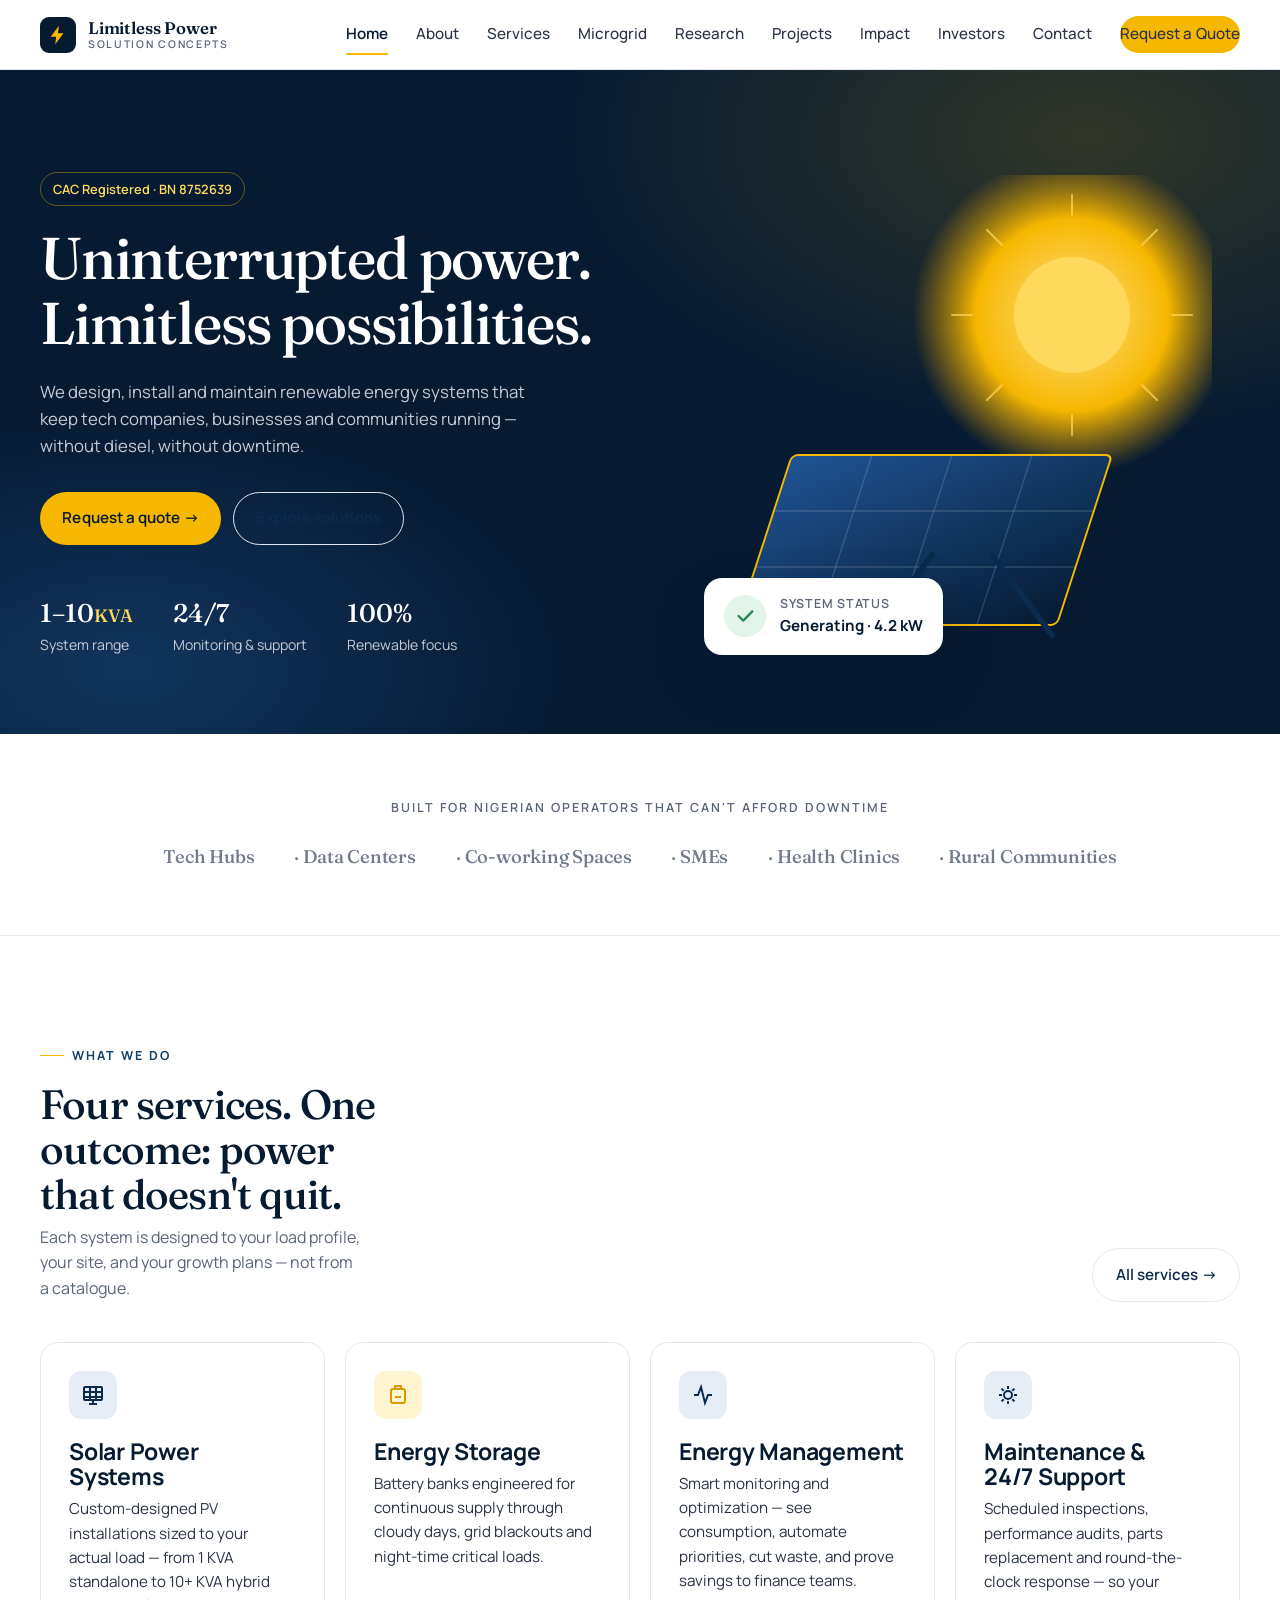
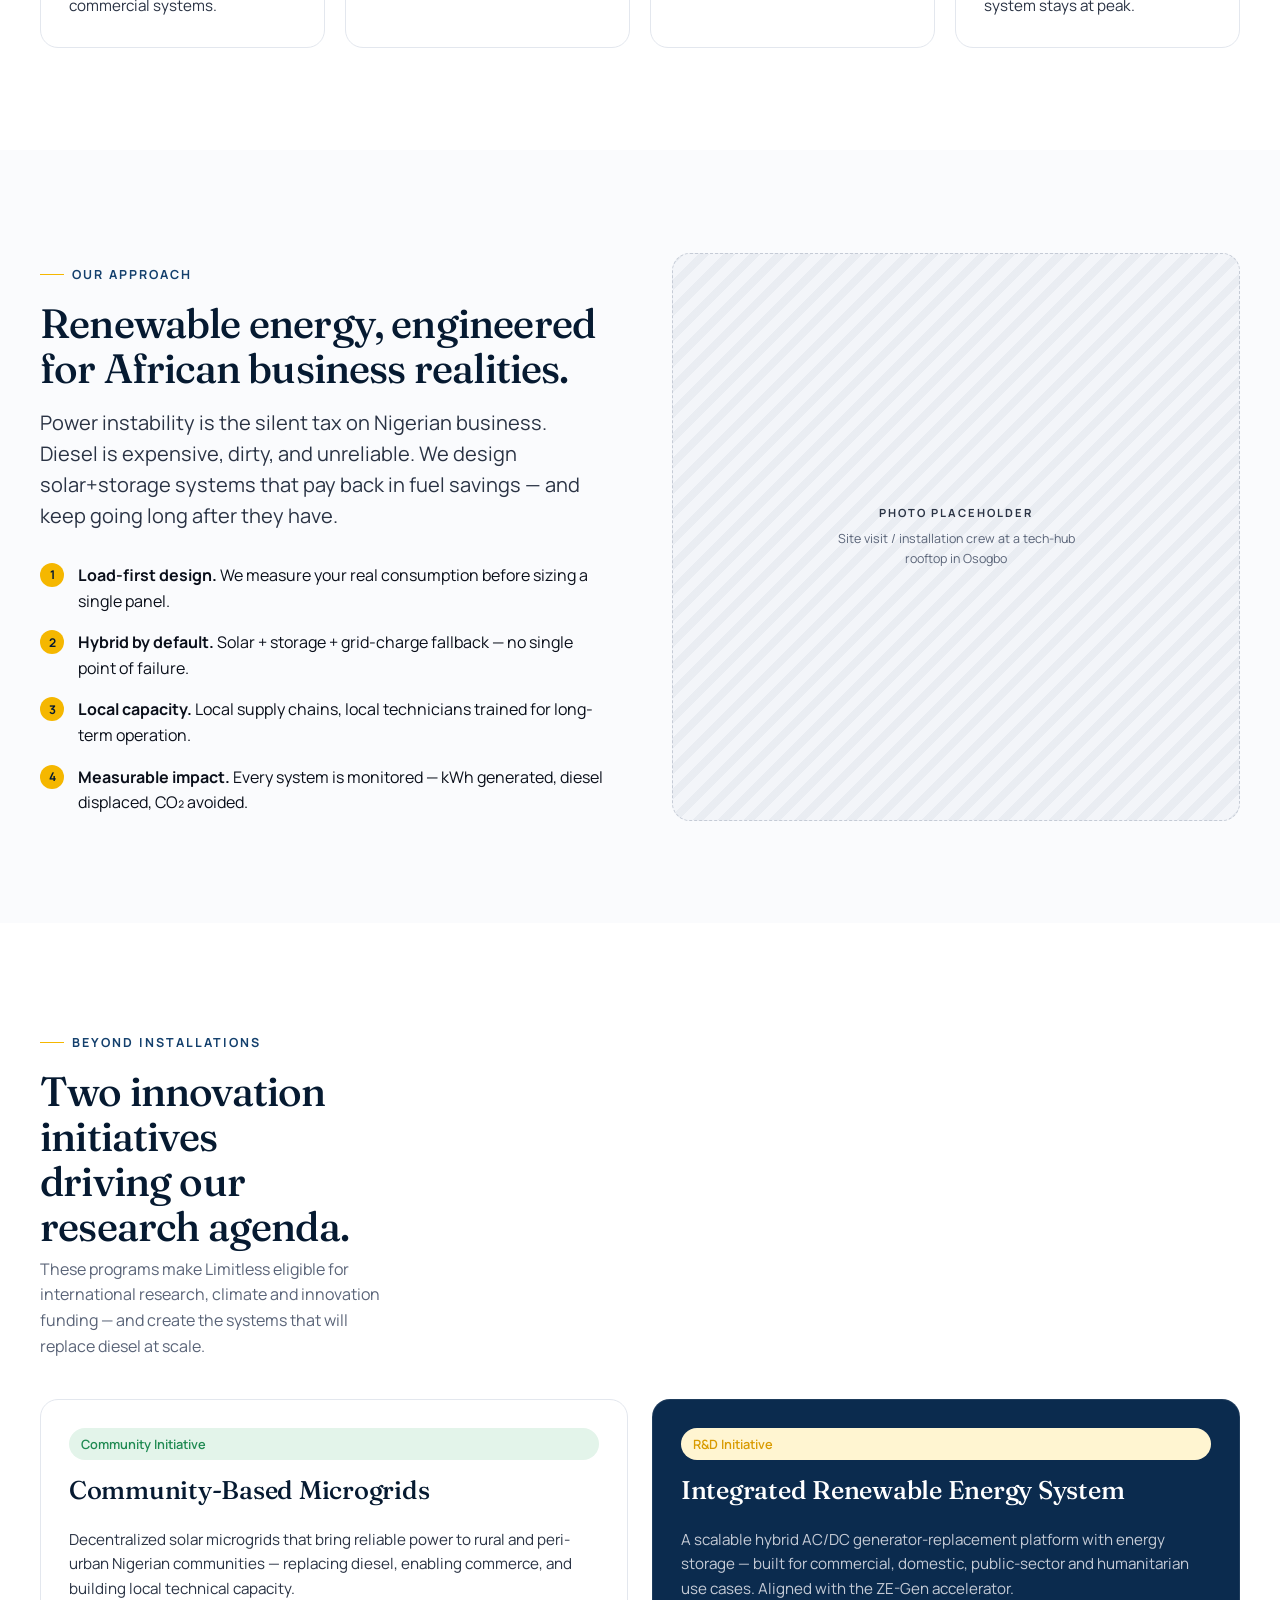
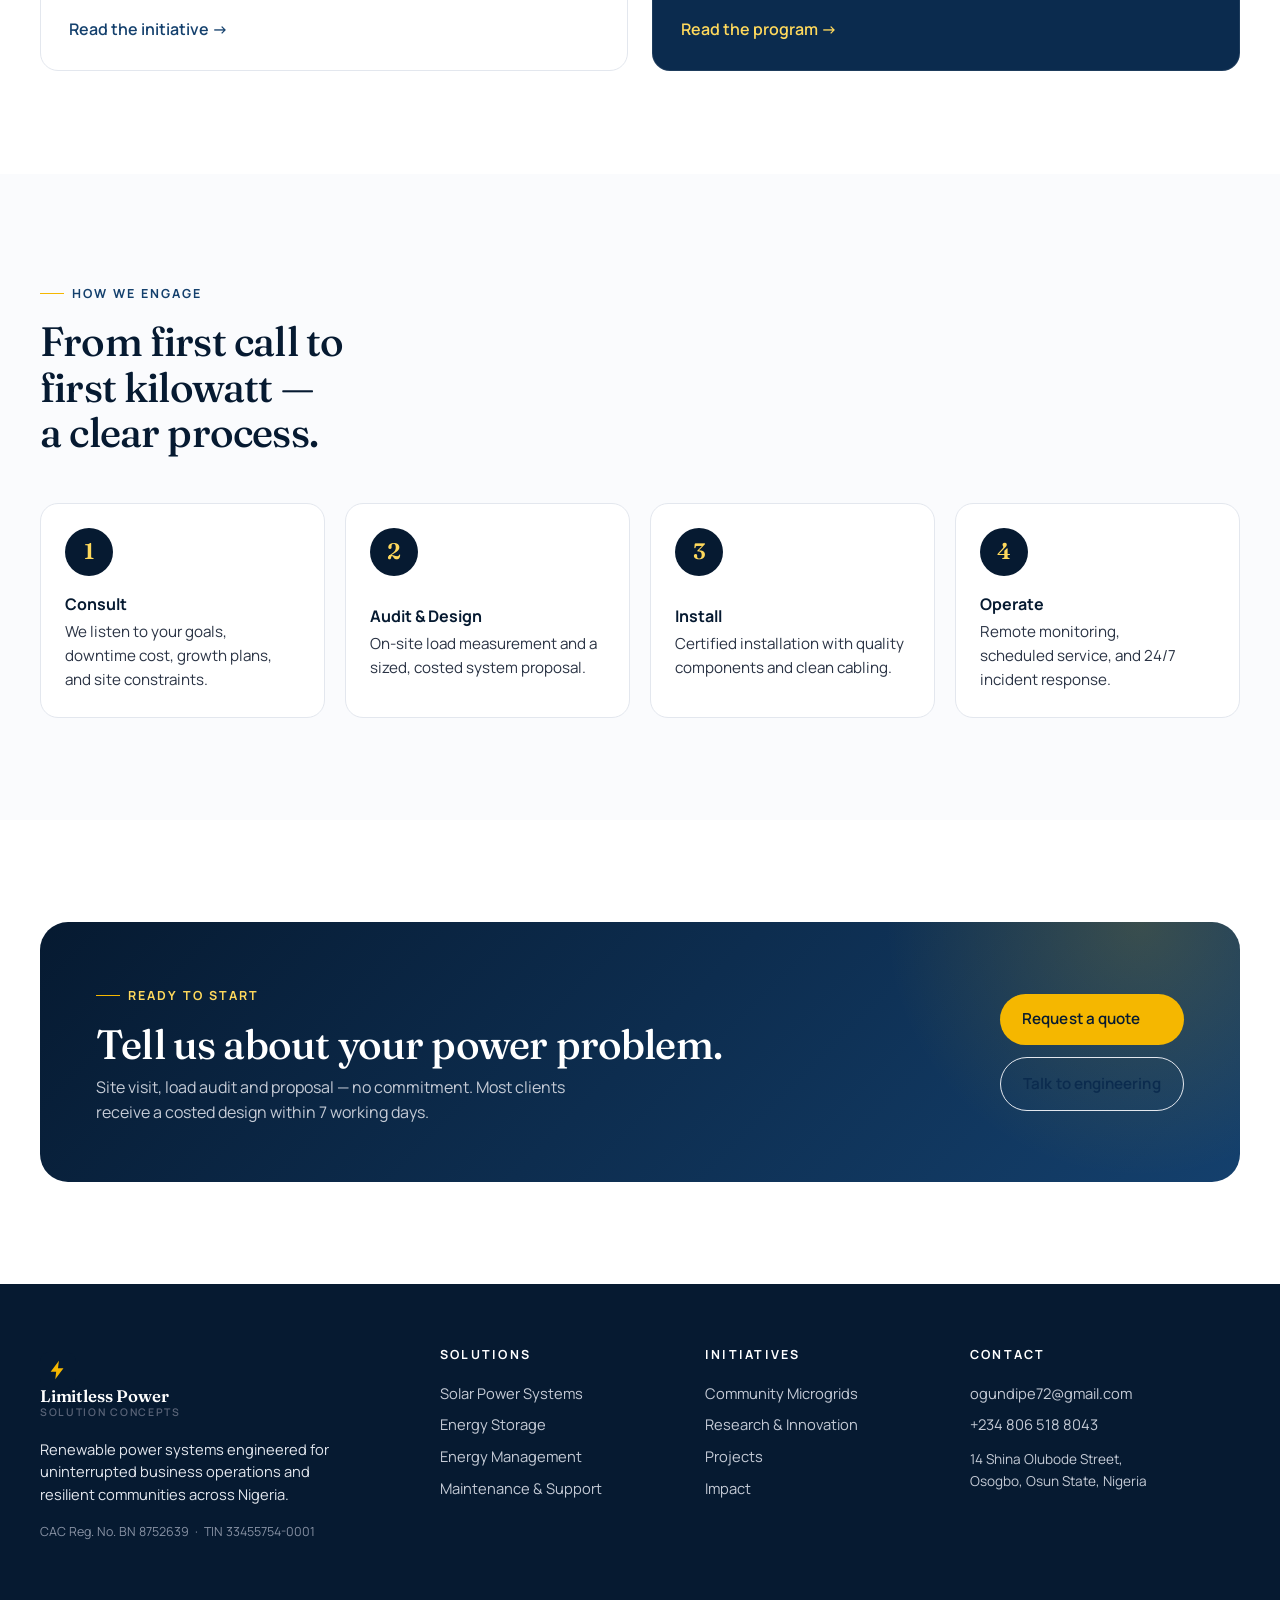
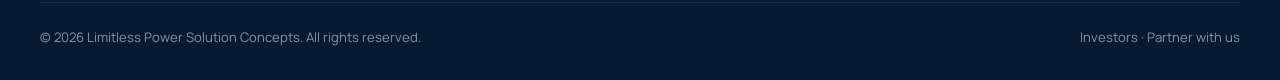
<file: index.html>
<!doctype html>
<html lang="en">
<head>
<meta charset="utf-8" />
<meta name="viewport" content="width=device-width, initial-scale=1" />
<title>Limitless Power Solutions — Renewable Energy for Resilient Business</title>
<meta name="description" content="Custom solar power systems, storage, and smart energy management for tech companies, businesses and communities across Nigeria." />
<link rel="preconnect" href="https://fonts.googleapis.com">
<link rel="preconnect" href="https://fonts.gstatic.com" crossorigin>
<link href="https://fonts.googleapis.com/css2?family=Fraunces:opsz,wght@9..144,400;9..144,500;9..144,600&family=Manrope:wght@400;500;600;700&display=swap" rel="stylesheet">
<link rel="stylesheet" href="assets/css/main.css" />
</head>
<body>
<div data-include="header"></div>

<section class="hero hero--home">
  <div class="container">
    <div class="hero__inner">
      <div>
        <span class="pill pill--ghost" style="color: var(--gold-300); border-color: rgba(245,183,0,0.4);">CAC Registered · BN 8752639</span>
        <h1 style="margin-top:1.25rem;">Uninterrupted power.<br/>Limitless possibilities.</h1>
        <p class="hero__lead">
          We design, install and maintain renewable energy systems that keep tech companies, businesses and communities running — without diesel, without downtime.
        </p>
        <div class="hero__cta">
          <a href="contact.html#quote" class="btn btn--gold">Request a quote →</a>
          <a href="services.html" class="btn btn--ghost">Explore solutions</a>
        </div>
        <div style="margin-top:3rem; display:flex; gap:2.5rem; flex-wrap:wrap; color: var(--ink-300); font-size:0.88rem;">
          <div><strong style="display:block; color: var(--white); font-size:1.6rem; font-family: var(--font-display); font-weight:500;">1–10<span style="color: var(--gold-300); font-size:0.7em;">KVA</span></strong>System range</div>
          <div><strong style="display:block; color: var(--white); font-size:1.6rem; font-family: var(--font-display); font-weight:500;">24/7</strong>Monitoring & support</div>
          <div><strong style="display:block; color: var(--white); font-size:1.6rem; font-family: var(--font-display); font-weight:500;">100%</strong>Renewable focus</div>
        </div>
      </div>

      <div style="position:relative;">
        <!-- Sun + panel composition (CSS/SVG, no fake photos) -->
        <svg viewBox="0 0 480 480" style="width:100%; max-width:480px; margin-inline:auto; display:block;" aria-hidden="true">
          <defs>
            <radialGradient id="sun" cx="50%" cy="50%" r="50%">
              <stop offset="0%" stop-color="#FFE38A"/>
              <stop offset="60%" stop-color="#F5B700"/>
              <stop offset="100%" stop-color="#D99B00" stop-opacity="0"/>
            </radialGradient>
            <linearGradient id="panel" x1="0" y1="0" x2="1" y2="1">
              <stop offset="0%" stop-color="#1f5494"/>
              <stop offset="100%" stop-color="#061a31"/>
            </linearGradient>
          </defs>
          <!-- Sun -->
          <circle cx="340" cy="140" r="160" fill="url(#sun)"/>
          <circle cx="340" cy="140" r="58" fill="#FFD95C"/>
          <!-- Rays -->
          <g stroke="#FFD95C" stroke-width="2" stroke-linecap="round" opacity="0.7">
            <line x1="340" y1="40" x2="340" y2="20"/>
            <line x1="340" y1="240" x2="340" y2="260"/>
            <line x1="240" y1="140" x2="220" y2="140"/>
            <line x1="440" y1="140" x2="460" y2="140"/>
            <line x1="270" y1="70" x2="255" y2="55"/>
            <line x1="410" y1="70" x2="425" y2="55"/>
            <line x1="270" y1="210" x2="255" y2="225"/>
            <line x1="410" y1="210" x2="425" y2="225"/>
          </g>
          <!-- Solar panel (perspective) -->
          <g transform="translate(60 280) skewX(-18)">
            <rect x="0" y="0" width="320" height="170" fill="url(#panel)" rx="6"/>
            <g stroke="rgba(255,255,255,0.15)" stroke-width="1.5">
              <line x1="80" y1="0" x2="80" y2="170"/>
              <line x1="160" y1="0" x2="160" y2="170"/>
              <line x1="240" y1="0" x2="240" y2="170"/>
              <line x1="0" y1="56" x2="320" y2="56"/>
              <line x1="0" y1="112" x2="320" y2="112"/>
            </g>
            <rect x="0" y="0" width="320" height="170" fill="none" stroke="#F5B700" stroke-width="2" rx="6"/>
          </g>
          <!-- Stand -->
          <path d="M 140 460 L 200 380 M 320 460 L 260 380" stroke="#0b2b4e" stroke-width="6" stroke-linecap="round"/>
        </svg>
        <!-- Floating data card -->
        <div style="position:absolute; bottom:0; left:0; background:white; color: var(--navy-900); padding:1rem 1.25rem; border-radius: var(--radius-lg); box-shadow: var(--shadow-lg); display:flex; align-items:center; gap:0.85rem;">
          <div style="width:42px; height:42px; border-radius:50%; background: var(--green-100); color: var(--green-600); display:grid; place-items:center;">
            <svg viewBox="0 0 24 24" fill="none" stroke="currentColor" stroke-width="2.5" style="width:22px;height:22px;"><path d="M5 12l5 5L20 7" stroke-linecap="round" stroke-linejoin="round"/></svg>
          </div>
          <div>
            <div style="font-size:0.78rem; color: var(--ink-500); letter-spacing:0.06em; text-transform:uppercase; font-weight:600;">System Status</div>
            <div style="font-weight:700; font-size:0.95rem;">Generating · 4.2 kW</div>
          </div>
        </div>
      </div>
    </div>
  </div>
</section>

<!-- Trust strip -->
<section class="section--tight" style="border-bottom:1px solid var(--ink-200);">
  <div class="container">
    <p style="text-align:center; font-size:0.78rem; letter-spacing:0.16em; text-transform:uppercase; color: var(--ink-500); margin-bottom:1.5rem; font-weight:600;">Built for Nigerian operators that can't afford downtime</p>
    <div class="logo-strip">
      <div>Tech Hubs</div>
      <div>· Data Centers</div>
      <div>· Co-working Spaces</div>
      <div>· SMEs</div>
      <div>· Health Clinics</div>
      <div>· Rural Communities</div>
    </div>
  </div>
</section>

<!-- Services -->
<section class="section">
  <div class="container">
    <div class="section-header">
      <div class="section-header__title">
        <span class="eyebrow">What we do</span>
        <h2>Four services. One outcome: power that doesn't quit.</h2>
        <p>Each system is designed to your load profile, your site, and your growth plans — not from a catalogue.</p>
      </div>
      <a href="services.html" class="btn btn--ghost">All services →</a>
    </div>

    <div class="grid-4">
      <div class="card">
        <div class="card__icon"><svg viewBox="0 0 24 24" fill="none" stroke="currentColor" stroke-width="2"><rect x="3" y="4" width="18" height="13" rx="1"/><path d="M3 9h18M3 14h18M9 4v13M15 4v13M8 21h8M12 17v4"/></svg></div>
        <h3>Solar Power Systems</h3>
        <p>Custom-designed PV installations sized to your actual load — from 1 KVA standalone to 10+ KVA hybrid commercial systems.</p>
      </div>
      <div class="card card--gold">
        <div class="card__icon"><svg viewBox="0 0 24 24" fill="none" stroke="currentColor" stroke-width="2"><rect x="5" y="6" width="14" height="14" rx="2"/><path d="M9 6V3h6v3M9 14h6"/></svg></div>
        <h3>Energy Storage</h3>
        <p>Battery banks engineered for continuous supply through cloudy days, grid blackouts and night-time critical loads.</p>
      </div>
      <div class="card">
        <div class="card__icon"><svg viewBox="0 0 24 24" fill="none" stroke="currentColor" stroke-width="2"><path d="M3 12h4l3-8 4 16 3-8h4"/></svg></div>
        <h3>Energy Management</h3>
        <p>Smart monitoring and optimization — see consumption, automate priorities, cut waste, and prove savings to finance teams.</p>
      </div>
      <div class="card">
        <div class="card__icon"><svg viewBox="0 0 24 24" fill="none" stroke="currentColor" stroke-width="2"><path d="M12 3v3M12 18v3M5.6 5.6l2.1 2.1M16.3 16.3l2.1 2.1M3 12h3M18 12h3M5.6 18.4l2.1-2.1M16.3 7.7l2.1-2.1"/><circle cx="12" cy="12" r="4"/></svg></div>
        <h3>Maintenance & 24/7 Support</h3>
        <p>Scheduled inspections, performance audits, parts replacement and round-the-clock response — so your system stays at peak.</p>
      </div>
    </div>
  </div>
</section>

<!-- Why us / approach -->
<section class="section bg-ink">
  <div class="container">
    <div class="grid-2" style="gap:4rem; align-items:center;">
      <div>
        <span class="eyebrow">Our approach</span>
        <h2>Renewable energy, engineered for African business realities.</h2>
        <p class="lead" style="margin-bottom:2rem;">
          Power instability is the silent tax on Nigerian business. Diesel is expensive, dirty, and unreliable. We design solar+storage systems that pay back in fuel savings — and keep going long after they have.
        </p>
        <ul style="list-style:none; padding:0; display:grid; gap:1rem; margin:0;">
          <li style="display:flex; gap:0.85rem; align-items:flex-start;">
            <span style="flex-shrink:0; width:24px; height:24px; border-radius:50%; background: var(--gold-500); color: var(--navy-900); display:grid; place-items:center; font-weight:700; font-size:0.75rem;">1</span>
            <span><strong>Load-first design.</strong> We measure your real consumption before sizing a single panel.</span>
          </li>
          <li style="display:flex; gap:0.85rem; align-items:flex-start;">
            <span style="flex-shrink:0; width:24px; height:24px; border-radius:50%; background: var(--gold-500); color: var(--navy-900); display:grid; place-items:center; font-weight:700; font-size:0.75rem;">2</span>
            <span><strong>Hybrid by default.</strong> Solar + storage + grid-charge fallback — no single point of failure.</span>
          </li>
          <li style="display:flex; gap:0.85rem; align-items:flex-start;">
            <span style="flex-shrink:0; width:24px; height:24px; border-radius:50%; background: var(--gold-500); color: var(--navy-900); display:grid; place-items:center; font-weight:700; font-size:0.75rem;">3</span>
            <span><strong>Local capacity.</strong> Local supply chains, local technicians trained for long-term operation.</span>
          </li>
          <li style="display:flex; gap:0.85rem; align-items:flex-start;">
            <span style="flex-shrink:0; width:24px; height:24px; border-radius:50%; background: var(--gold-500); color: var(--navy-900); display:grid; place-items:center; font-weight:700; font-size:0.75rem;">4</span>
            <span><strong>Measurable impact.</strong> Every system is monitored — kWh generated, diesel displaced, CO₂ avoided.</span>
          </li>
        </ul>
      </div>
      <div>
        <div class="placeholder-img" style="aspect-ratio: 1 / 1;">
          <div>
            <div class="placeholder-img__label">Photo placeholder</div>
            <div class="placeholder-img__hint">Site visit / installation crew at a tech-hub rooftop in Osogbo</div>
          </div>
        </div>
      </div>
    </div>
  </div>
</section>

<!-- Initiatives -->
<section class="section">
  <div class="container">
    <div class="section-header">
      <div class="section-header__title">
        <span class="eyebrow">Beyond Installations</span>
        <h2>Two innovation initiatives driving our research agenda.</h2>
        <p>These programs make Limitless eligible for international research, climate and innovation funding — and create the systems that will replace diesel at scale.</p>
      </div>
    </div>

    <div class="grid-2">
      <a href="microgrid.html" style="text-decoration:none;">
        <div class="card" style="height:100%; display:flex; flex-direction:column; gap:1rem;">
          <span class="pill pill--green">Community Initiative</span>
          <h3 style="font-family: var(--font-display); font-weight:500; font-size:1.6rem;">Community-Based Microgrids</h3>
          <p>Decentralized solar microgrids that bring reliable power to rural and peri-urban Nigerian communities — replacing diesel, enabling commerce, and building local technical capacity.</p>
          <span style="margin-top:auto; font-weight:600; color: var(--navy-700);">Read the initiative →</span>
        </div>
      </a>
      <a href="research.html" style="text-decoration:none;">
        <div class="card card--dark" style="height:100%; display:flex; flex-direction:column; gap:1rem;">
          <span class="pill pill--gold">R&D Initiative</span>
          <h3 style="font-family: var(--font-display); font-weight:500; font-size:1.6rem;">Integrated Renewable Energy System</h3>
          <p>A scalable hybrid AC/DC generator-replacement platform with energy storage — built for commercial, domestic, public-sector and humanitarian use cases. Aligned with the ZE-Gen accelerator.</p>
          <span style="margin-top:auto; font-weight:600; color: var(--gold-300);">Read the program →</span>
        </div>
      </a>
    </div>
  </div>
</section>

<!-- Process -->
<section class="section bg-ink">
  <div class="container">
    <div class="section-header">
      <div class="section-header__title">
        <span class="eyebrow">How we engage</span>
        <h2>From first call to first kilowatt — a clear process.</h2>
      </div>
    </div>
    <div class="steps grid-4" style="gap:1.25rem;">
      <div class="step" style="grid-template-columns: 1fr;">
        <div class="step__num">1</div>
        <div><h4>Consult</h4><p>We listen to your goals, downtime cost, growth plans, and site constraints.</p></div>
      </div>
      <div class="step" style="grid-template-columns: 1fr;">
        <div class="step__num">2</div>
        <div><h4>Audit & Design</h4><p>On-site load measurement and a sized, costed system proposal.</p></div>
      </div>
      <div class="step" style="grid-template-columns: 1fr;">
        <div class="step__num">3</div>
        <div><h4>Install</h4><p>Certified installation with quality components and clean cabling.</p></div>
      </div>
      <div class="step" style="grid-template-columns: 1fr;">
        <div class="step__num">4</div>
        <div><h4>Operate</h4><p>Remote monitoring, scheduled service, and 24/7 incident response.</p></div>
      </div>
    </div>
  </div>
</section>

<!-- CTA -->
<section class="section">
  <div class="container">
    <div class="cta-strip">
      <div>
        <span class="eyebrow" style="color: var(--gold-300);">Ready to start</span>
        <h2>Tell us about your power problem.</h2>
        <p>Site visit, load audit and proposal — no commitment. Most clients receive a costed design within 7 working days.</p>
      </div>
      <div class="cta-strip__actions">
        <a href="contact.html#quote" class="btn btn--gold">Request a quote</a>
        <a href="contact.html" class="btn btn--ghost">Talk to engineering</a>
      </div>
    </div>
  </div>
</section>

<div data-include="footer"></div>
<script src="assets/js/site.js"></script>
</body>
</html>
</file>
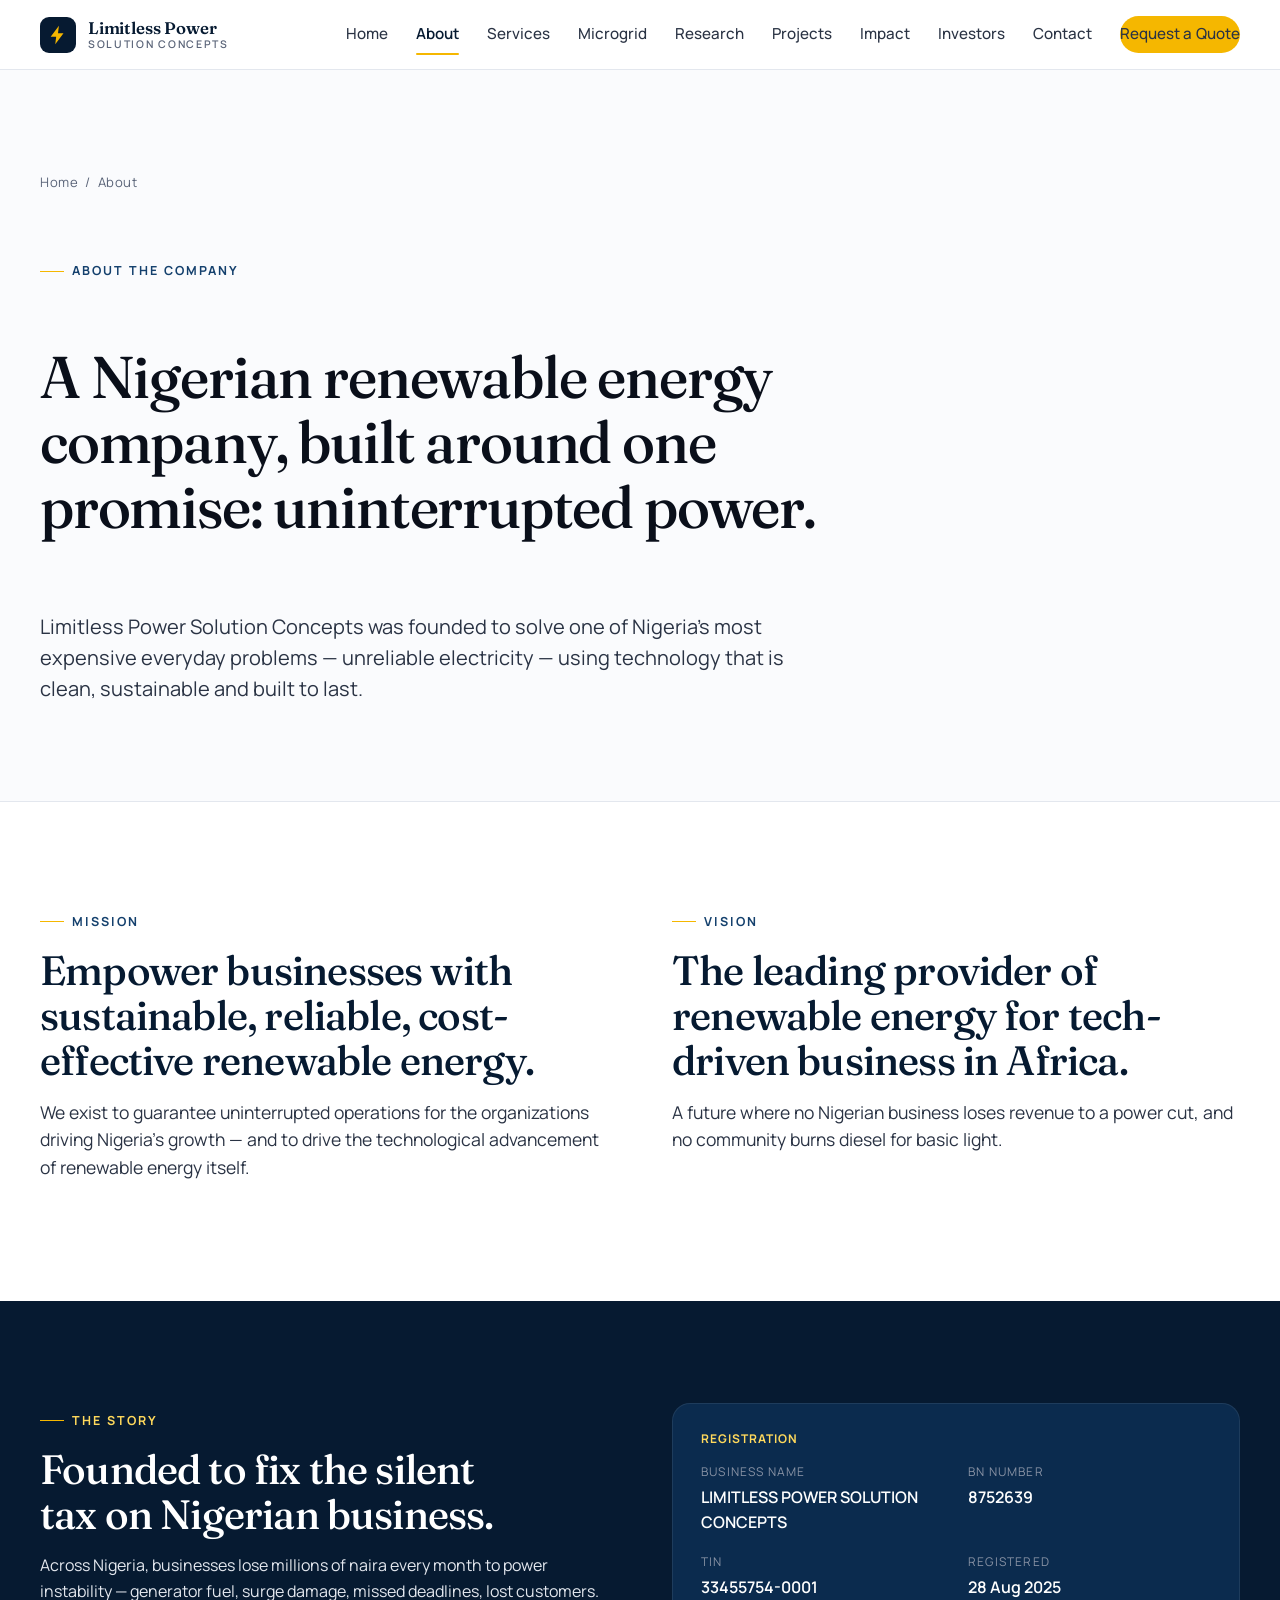
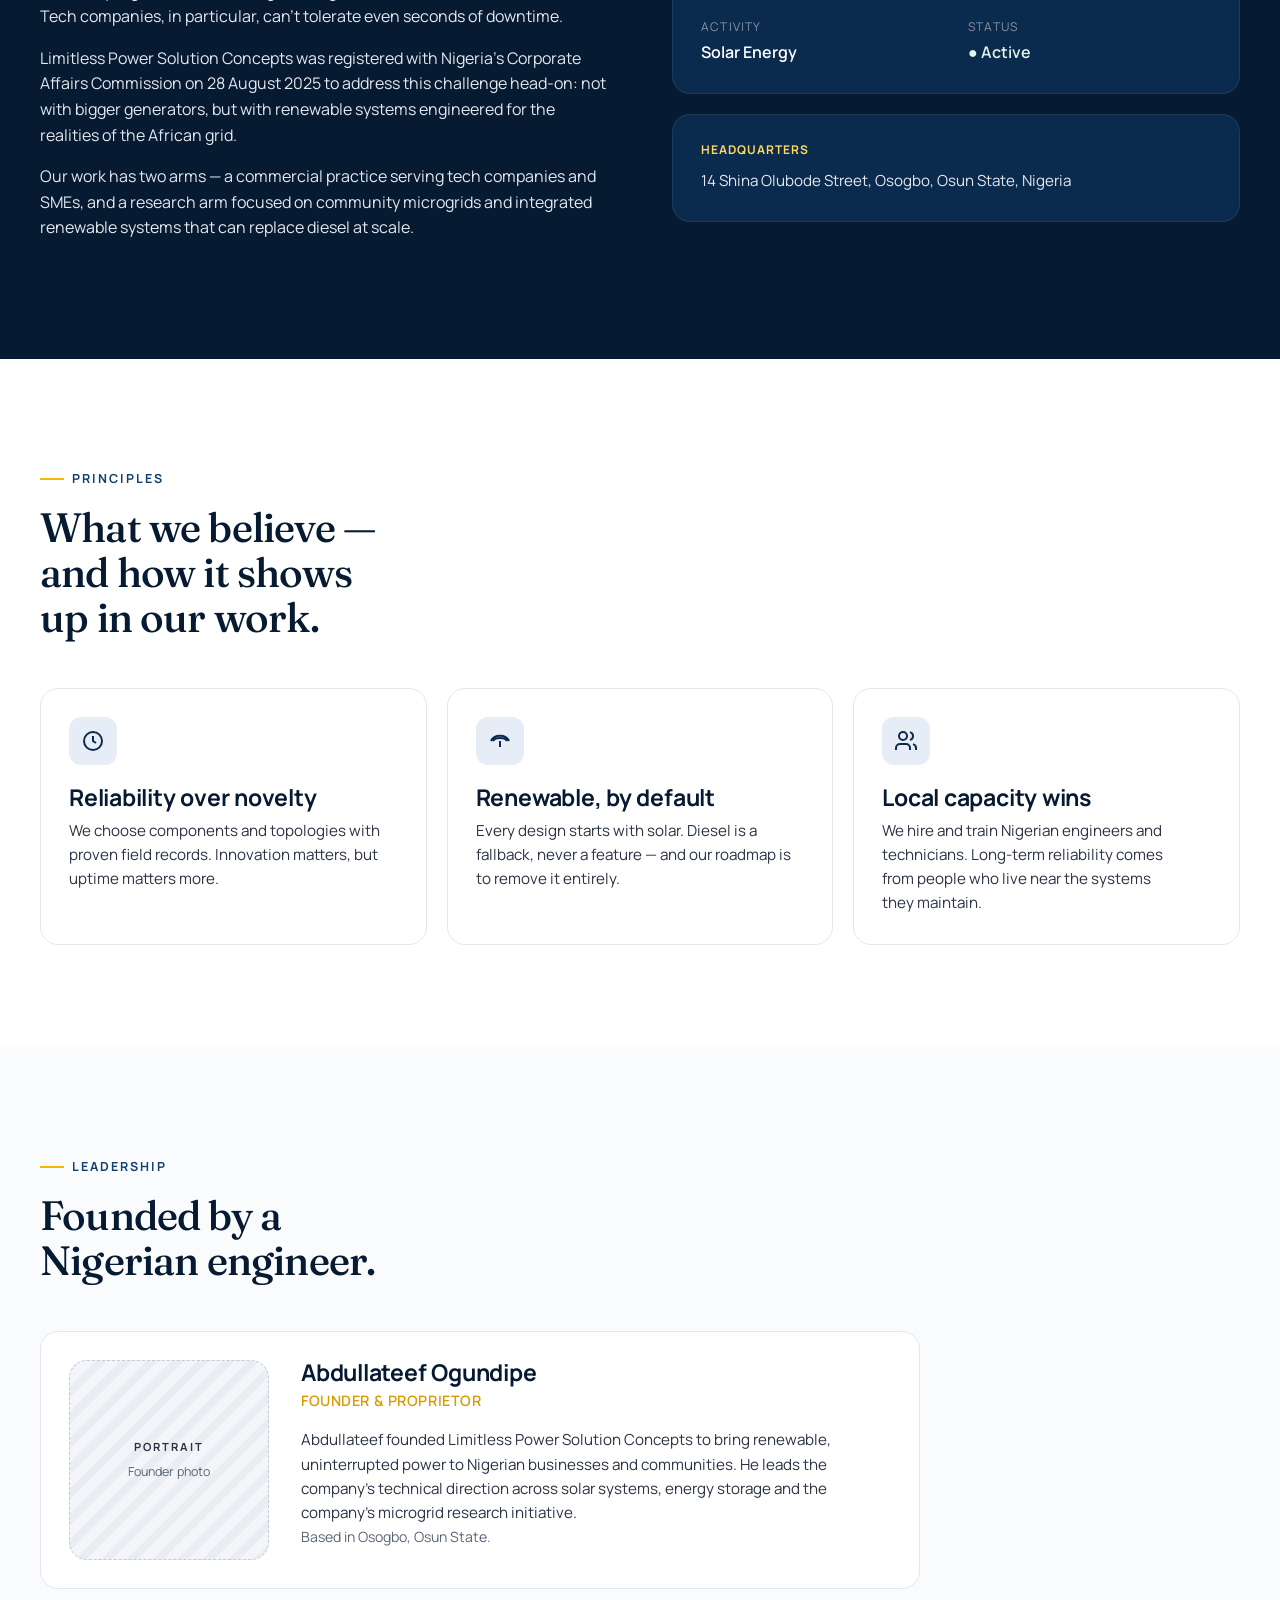
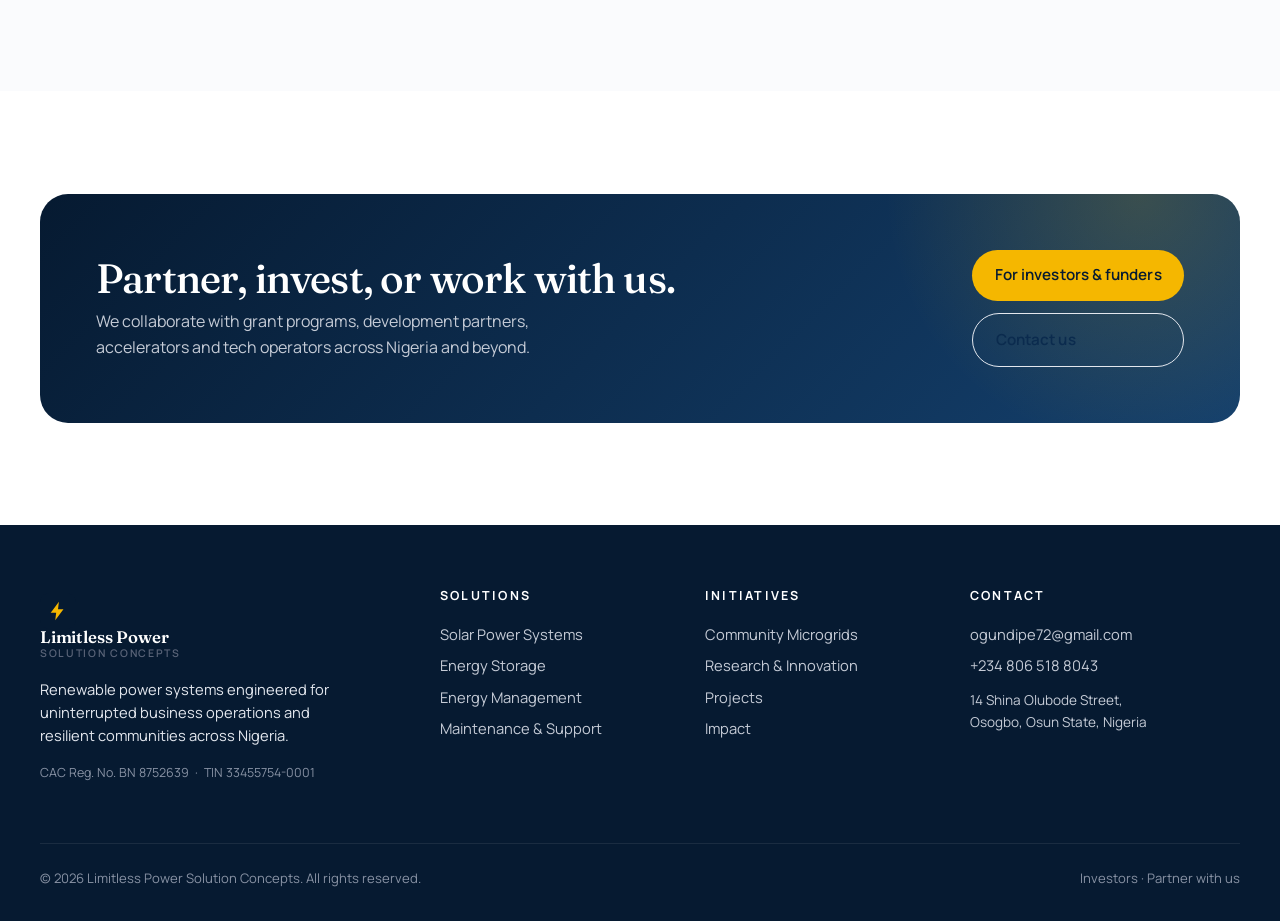
<file: about.html>
<!doctype html>
<html lang="en">
<head>
<meta charset="utf-8" />
<meta name="viewport" content="width=device-width, initial-scale=1" />
<title>About — Limitless Power Solutions</title>
<meta name="description" content="Limitless Power Solution Concepts — a Nigerian renewable energy company building uninterrupted, sustainable power for businesses and communities." />
<link rel="preconnect" href="https://fonts.googleapis.com">
<link rel="preconnect" href="https://fonts.gstatic.com" crossorigin>
<link href="https://fonts.googleapis.com/css2?family=Fraunces:opsz,wght@9..144,400;9..144,500;9..144,600&family=Manrope:wght@400;500;600;700&display=swap" rel="stylesheet">
<link rel="stylesheet" href="assets/css/main.css" />
</head>
<body>
<div data-include="header"></div>

<section class="hero hero--page">
  <div class="container">
    <div class="hero__inner hero__inner--single">
      <div class="hero__breadcrumb"><a href="index.html">Home</a> &nbsp;/&nbsp; About</div>
      <span class="eyebrow">About the company</span>
      <h1>A Nigerian renewable energy company, built around one promise: uninterrupted power.</h1>
      <p class="lead" style="color: var(--ink-700);">
        Limitless Power Solution Concepts was founded to solve one of Nigeria's most expensive everyday problems — unreliable electricity — using technology that is clean, sustainable and built to last.
      </p>
    </div>
  </div>
</section>

<section class="section">
  <div class="container">
    <div class="grid-2" style="gap:4rem; align-items:flex-start;">
      <div>
        <span class="eyebrow">Mission</span>
        <h2>Empower businesses with sustainable, reliable, cost-effective renewable energy.</h2>
        <p class="lead" style="font-size:1.1rem;">
          We exist to guarantee uninterrupted operations for the organizations driving Nigeria's growth — and to drive the technological advancement of renewable energy itself.
        </p>
      </div>
      <div>
        <span class="eyebrow">Vision</span>
        <h2>The leading provider of renewable energy for tech-driven business in Africa.</h2>
        <p class="lead" style="font-size:1.1rem;">
          A future where no Nigerian business loses revenue to a power cut, and no community burns diesel for basic light.
        </p>
      </div>
    </div>
  </div>
</section>

<section class="section bg-navy">
  <div class="container">
    <div class="grid-2" style="gap:4rem;">
      <div>
        <span class="eyebrow">The story</span>
        <h2>Founded to fix the silent tax on Nigerian business.</h2>
        <p>
          Across Nigeria, businesses lose millions of naira every month to power instability — generator fuel, surge damage, missed deadlines, lost customers. Tech companies, in particular, can't tolerate even seconds of downtime.
        </p>
        <p>
          Limitless Power Solution Concepts was registered with Nigeria's Corporate Affairs Commission on 28 August 2025 to address this challenge head-on: not with bigger generators, but with renewable systems engineered for the realities of the African grid.
        </p>
        <p>
          Our work has two arms — a commercial practice serving tech companies and SMEs, and a research arm focused on community microgrids and integrated renewable systems that can replace diesel at scale.
        </p>
      </div>
      <div>
        <div class="card card--dark" style="margin-bottom:1.25rem;">
          <h4 style="color: var(--gold-300); letter-spacing:0.08em; text-transform:uppercase; font-size:0.75rem;">Registration</h4>
          <div style="display:grid; grid-template-columns: 1fr 1fr; gap:1rem 1.5rem; margin-top:1rem;">
            <div>
              <div style="font-size:0.75rem; color: var(--ink-400); text-transform:uppercase; letter-spacing:0.1em;">Business Name</div>
              <div style="color: var(--white); font-weight:600; margin-top:0.25rem;">LIMITLESS POWER SOLUTION CONCEPTS</div>
            </div>
            <div>
              <div style="font-size:0.75rem; color: var(--ink-400); text-transform:uppercase; letter-spacing:0.1em;">BN Number</div>
              <div style="color: var(--white); font-weight:600; margin-top:0.25rem;">8752639</div>
            </div>
            <div>
              <div style="font-size:0.75rem; color: var(--ink-400); text-transform:uppercase; letter-spacing:0.1em;">TIN</div>
              <div style="color: var(--white); font-weight:600; margin-top:0.25rem;">33455754-0001</div>
            </div>
            <div>
              <div style="font-size:0.75rem; color: var(--ink-400); text-transform:uppercase; letter-spacing:0.1em;">Registered</div>
              <div style="color: var(--white); font-weight:600; margin-top:0.25rem;">28 Aug 2025</div>
            </div>
            <div>
              <div style="font-size:0.75rem; color: var(--ink-400); text-transform:uppercase; letter-spacing:0.1em;">Activity</div>
              <div style="color: var(--white); font-weight:600; margin-top:0.25rem;">Solar Energy</div>
            </div>
            <div>
              <div style="font-size:0.75rem; color: var(--ink-400); text-transform:uppercase; letter-spacing:0.1em;">Status</div>
              <div style="color: var(--green-100); font-weight:600; margin-top:0.25rem;">● Active</div>
            </div>
          </div>
        </div>
        <div class="card card--dark">
          <h4 style="color: var(--gold-300); letter-spacing:0.08em; text-transform:uppercase; font-size:0.75rem;">Headquarters</h4>
          <p style="margin:0.75rem 0 0; color: var(--ink-200);">14 Shina Olubode Street, Osogbo, Osun State, Nigeria</p>
        </div>
      </div>
    </div>
  </div>
</section>

<section class="section">
  <div class="container">
    <div class="section-header">
      <div class="section-header__title">
        <span class="eyebrow">Principles</span>
        <h2>What we believe — and how it shows up in our work.</h2>
      </div>
    </div>
    <div class="grid-3">
      <div class="card">
        <div class="card__icon"><svg viewBox="0 0 24 24" fill="none" stroke="currentColor" stroke-width="2"><circle cx="12" cy="12" r="9"/><path d="M12 7v5l3 2"/></svg></div>
        <h3>Reliability over novelty</h3>
        <p>We choose components and topologies with proven field records. Innovation matters, but uptime matters more.</p>
      </div>
      <div class="card">
        <div class="card__icon"><svg viewBox="0 0 24 24" fill="none" stroke="currentColor" stroke-width="2"><path d="M3 12c3-7 15-7 18 0M5 12c2-4 12-4 14 0M12 12v6"/></svg></div>
        <h3>Renewable, by default</h3>
        <p>Every design starts with solar. Diesel is a fallback, never a feature — and our roadmap is to remove it entirely.</p>
      </div>
      <div class="card">
        <div class="card__icon"><svg viewBox="0 0 24 24" fill="none" stroke="currentColor" stroke-width="2"><path d="M16 21v-2a4 4 0 0 0-4-4H6a4 4 0 0 0-4 4v2M22 21v-2a4 4 0 0 0-3-3.87M16 3.13a4 4 0 0 1 0 7.75"/><circle cx="9" cy="7" r="4"/></svg></div>
        <h3>Local capacity wins</h3>
        <p>We hire and train Nigerian engineers and technicians. Long-term reliability comes from people who live near the systems they maintain.</p>
      </div>
    </div>
  </div>
</section>

<section class="section bg-ink">
  <div class="container">
    <div class="section-header">
      <div class="section-header__title">
        <span class="eyebrow">Leadership</span>
        <h2>Founded by a Nigerian engineer.</h2>
      </div>
    </div>
    <div class="card" style="display:grid; grid-template-columns: 200px 1fr; gap:2rem; align-items:flex-start; max-width: 880px;">
      <div class="placeholder-img" style="aspect-ratio: 1; padding:1rem;">
        <div>
          <div class="placeholder-img__label">Portrait</div>
          <div class="placeholder-img__hint">Founder photo</div>
        </div>
      </div>
      <div>
        <h3 style="margin-bottom:0.25rem;">Abdullateef Ogundipe</h3>
        <p style="color: var(--gold-600); font-weight:600; font-size:0.9rem; letter-spacing:0.04em; text-transform:uppercase; margin-bottom:1rem;">Founder & Proprietor</p>
        <p style="font-size:0.95rem;">
          Abdullateef founded Limitless Power Solution Concepts to bring renewable, uninterrupted power to Nigerian businesses and communities. He leads the company's technical direction across solar systems, energy storage and the company's microgrid research initiative.
        </p>
        <p style="font-size:0.88rem; color: var(--ink-500); margin:0;">Based in Osogbo, Osun State.</p>
      </div>
    </div>
  </div>
</section>

<section class="section">
  <div class="container">
    <div class="cta-strip">
      <div>
        <h2>Partner, invest, or work with us.</h2>
        <p>We collaborate with grant programs, development partners, accelerators and tech operators across Nigeria and beyond.</p>
      </div>
      <div class="cta-strip__actions">
        <a href="investors.html" class="btn btn--gold">For investors & funders</a>
        <a href="contact.html" class="btn btn--ghost">Contact us</a>
      </div>
    </div>
  </div>
</section>

<div data-include="footer"></div>
<script src="assets/js/site.js"></script>
</body>
</html>
</file>
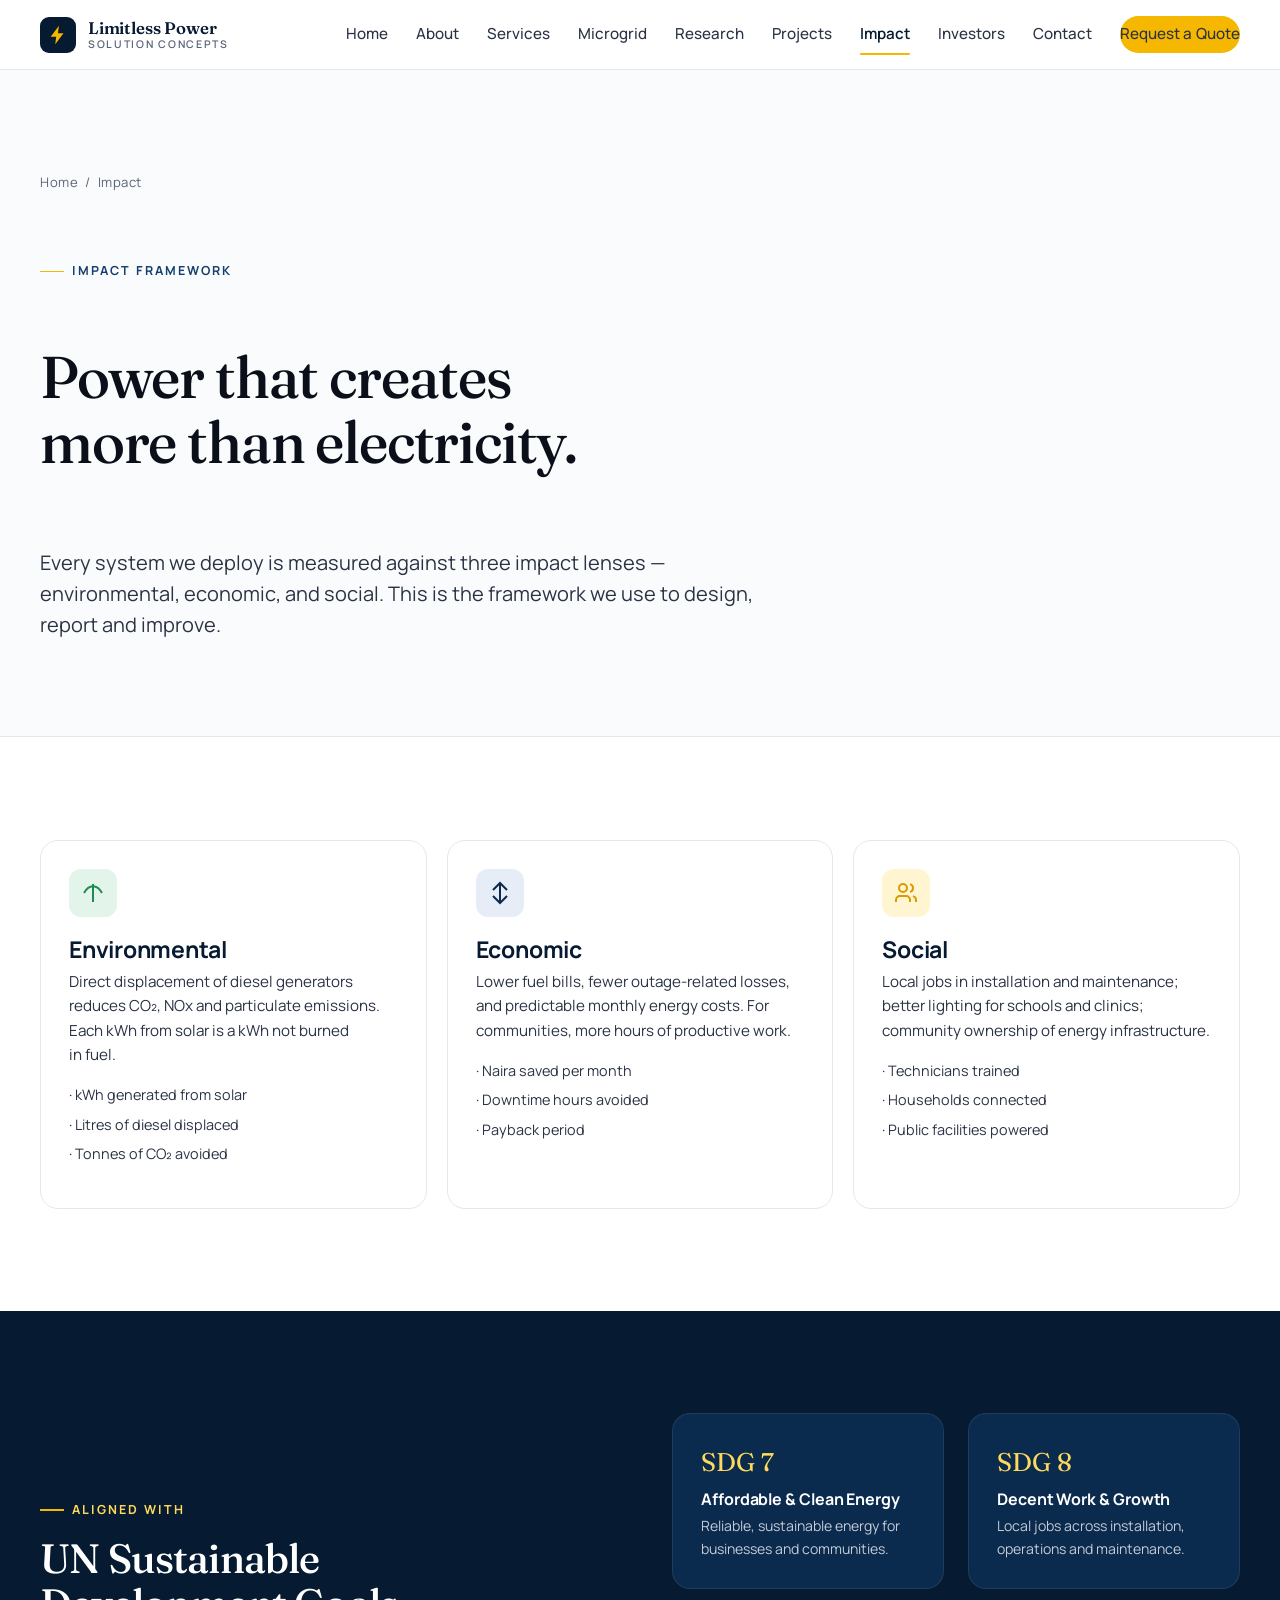
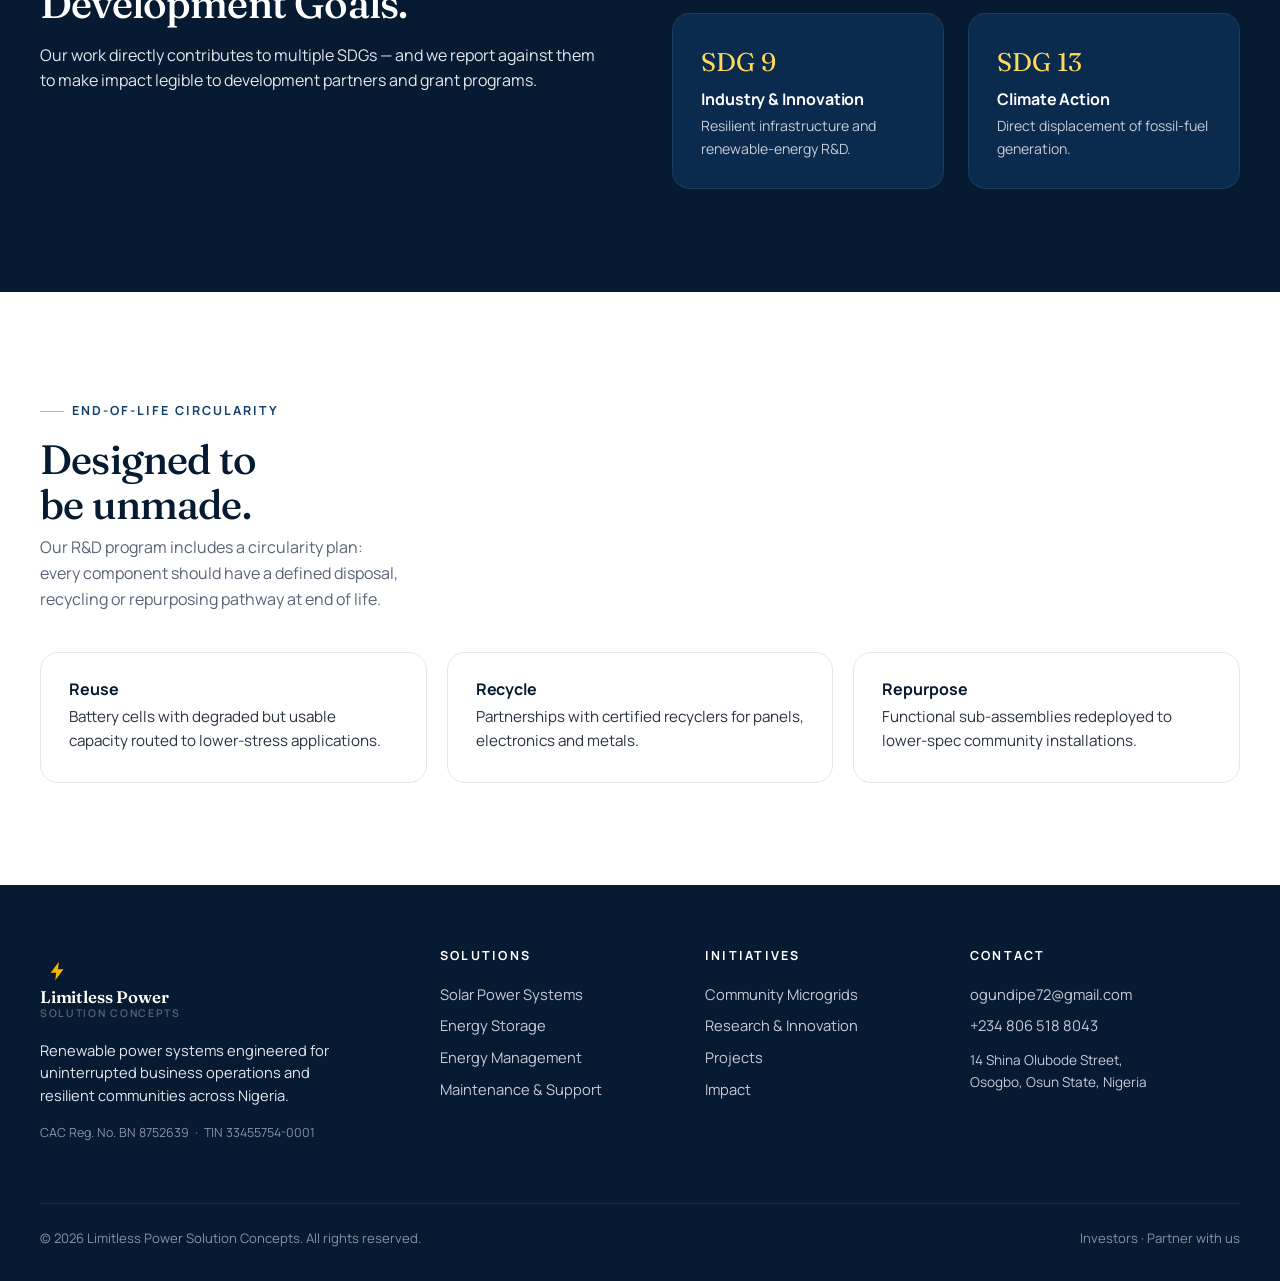
<file: impact.html>
<!doctype html>
<html lang="en">
<head>
<meta charset="utf-8" />
<meta name="viewport" content="width=device-width, initial-scale=1" />
<title>Impact — Limitless Power Solutions</title>
<meta name="description" content="The economic, social and environmental impact framework guiding Limitless Power Solutions' work in Nigeria." />
<link rel="preconnect" href="https://fonts.googleapis.com">
<link rel="preconnect" href="https://fonts.gstatic.com" crossorigin>
<link href="https://fonts.googleapis.com/css2?family=Fraunces:opsz,wght@9..144,400;9..144,500;9..144,600&family=Manrope:wght@400;500;600;700&display=swap" rel="stylesheet">
<link rel="stylesheet" href="assets/css/main.css" />
</head>
<body>
<div data-include="header"></div>

<section class="hero hero--page">
  <div class="container">
    <div class="hero__inner hero__inner--single">
      <div class="hero__breadcrumb"><a href="index.html">Home</a> &nbsp;/&nbsp; Impact</div>
      <span class="eyebrow">Impact framework</span>
      <h1>Power that creates more than electricity.</h1>
      <p class="lead" style="color: var(--ink-700);">Every system we deploy is measured against three impact lenses — environmental, economic, and social. This is the framework we use to design, report and improve.</p>
    </div>
  </div>
</section>

<section class="section">
  <div class="container">
    <div class="grid-3">
      <div class="card">
        <div class="card__icon" style="background: var(--green-100); color: var(--green-600);"><svg viewBox="0 0 24 24" fill="none" stroke="currentColor" stroke-width="2"><path d="M3 12c5-9 13-9 18 0M12 3v18"/></svg></div>
        <h3>Environmental</h3>
        <p>Direct displacement of diesel generators reduces CO₂, NOx and particulate emissions. Each kWh from solar is a kWh not burned in fuel.</p>
        <ul style="list-style:none; padding:0; margin-top:1rem; display:grid; gap:0.4rem; font-size:0.9rem; color: var(--ink-700);">
          <li>· kWh generated from solar</li>
          <li>· Litres of diesel displaced</li>
          <li>· Tonnes of CO₂ avoided</li>
        </ul>
      </div>
      <div class="card">
        <div class="card__icon"><svg viewBox="0 0 24 24" fill="none" stroke="currentColor" stroke-width="2"><path d="M12 2v20M5 9l7-7 7 7M5 15l7 7 7-7"/></svg></div>
        <h3>Economic</h3>
        <p>Lower fuel bills, fewer outage-related losses, and predictable monthly energy costs. For communities, more hours of productive work.</p>
        <ul style="list-style:none; padding:0; margin-top:1rem; display:grid; gap:0.4rem; font-size:0.9rem; color: var(--ink-700);">
          <li>· Naira saved per month</li>
          <li>· Downtime hours avoided</li>
          <li>· Payback period</li>
        </ul>
      </div>
      <div class="card">
        <div class="card__icon" style="background: var(--gold-100); color: var(--gold-600);"><svg viewBox="0 0 24 24" fill="none" stroke="currentColor" stroke-width="2"><path d="M16 21v-2a4 4 0 0 0-4-4H6a4 4 0 0 0-4 4v2M22 21v-2a4 4 0 0 0-3-3.87M16 3.13a4 4 0 0 1 0 7.75"/><circle cx="9" cy="7" r="4"/></svg></div>
        <h3>Social</h3>
        <p>Local jobs in installation and maintenance; better lighting for schools and clinics; community ownership of energy infrastructure.</p>
        <ul style="list-style:none; padding:0; margin-top:1rem; display:grid; gap:0.4rem; font-size:0.9rem; color: var(--ink-700);">
          <li>· Technicians trained</li>
          <li>· Households connected</li>
          <li>· Public facilities powered</li>
        </ul>
      </div>
    </div>
  </div>
</section>

<section class="section bg-navy">
  <div class="container">
    <div class="grid-2" style="gap:4rem; align-items:center;">
      <div>
        <span class="eyebrow" style="color: var(--gold-300);">Aligned with</span>
        <h2>UN Sustainable Development Goals.</h2>
        <p>Our work directly contributes to multiple SDGs — and we report against them to make impact legible to development partners and grant programs.</p>
      </div>
      <div class="grid-2">
        <div class="card card--dark">
          <div style="font-family: var(--font-display); color: var(--gold-300); font-size:1.6rem;">SDG 7</div>
          <h4 style="color: var(--white); margin-top:0.5rem;">Affordable & Clean Energy</h4>
          <p style="color: var(--ink-300); font-size:0.88rem;">Reliable, sustainable energy for businesses and communities.</p>
        </div>
        <div class="card card--dark">
          <div style="font-family: var(--font-display); color: var(--gold-300); font-size:1.6rem;">SDG 8</div>
          <h4 style="color: var(--white); margin-top:0.5rem;">Decent Work & Growth</h4>
          <p style="color: var(--ink-300); font-size:0.88rem;">Local jobs across installation, operations and maintenance.</p>
        </div>
        <div class="card card--dark">
          <div style="font-family: var(--font-display); color: var(--gold-300); font-size:1.6rem;">SDG 9</div>
          <h4 style="color: var(--white); margin-top:0.5rem;">Industry & Innovation</h4>
          <p style="color: var(--ink-300); font-size:0.88rem;">Resilient infrastructure and renewable-energy R&D.</p>
        </div>
        <div class="card card--dark">
          <div style="font-family: var(--font-display); color: var(--gold-300); font-size:1.6rem;">SDG 13</div>
          <h4 style="color: var(--white); margin-top:0.5rem;">Climate Action</h4>
          <p style="color: var(--ink-300); font-size:0.88rem;">Direct displacement of fossil-fuel generation.</p>
        </div>
      </div>
    </div>
  </div>
</section>

<section class="section">
  <div class="container">
    <div class="section-header">
      <div class="section-header__title">
        <span class="eyebrow">End-of-life circularity</span>
        <h2>Designed to be unmade.</h2>
        <p>Our R&D program includes a circularity plan: every component should have a defined disposal, recycling or repurposing pathway at end of life.</p>
      </div>
    </div>
    <div class="grid-3">
      <div class="card"><h4>Reuse</h4><p>Battery cells with degraded but usable capacity routed to lower-stress applications.</p></div>
      <div class="card"><h4>Recycle</h4><p>Partnerships with certified recyclers for panels, electronics and metals.</p></div>
      <div class="card"><h4>Repurpose</h4><p>Functional sub-assemblies redeployed to lower-spec community installations.</p></div>
    </div>
  </div>
</section>

<div data-include="footer"></div>
<script src="assets/js/site.js"></script>
</body>
</html>
</file>
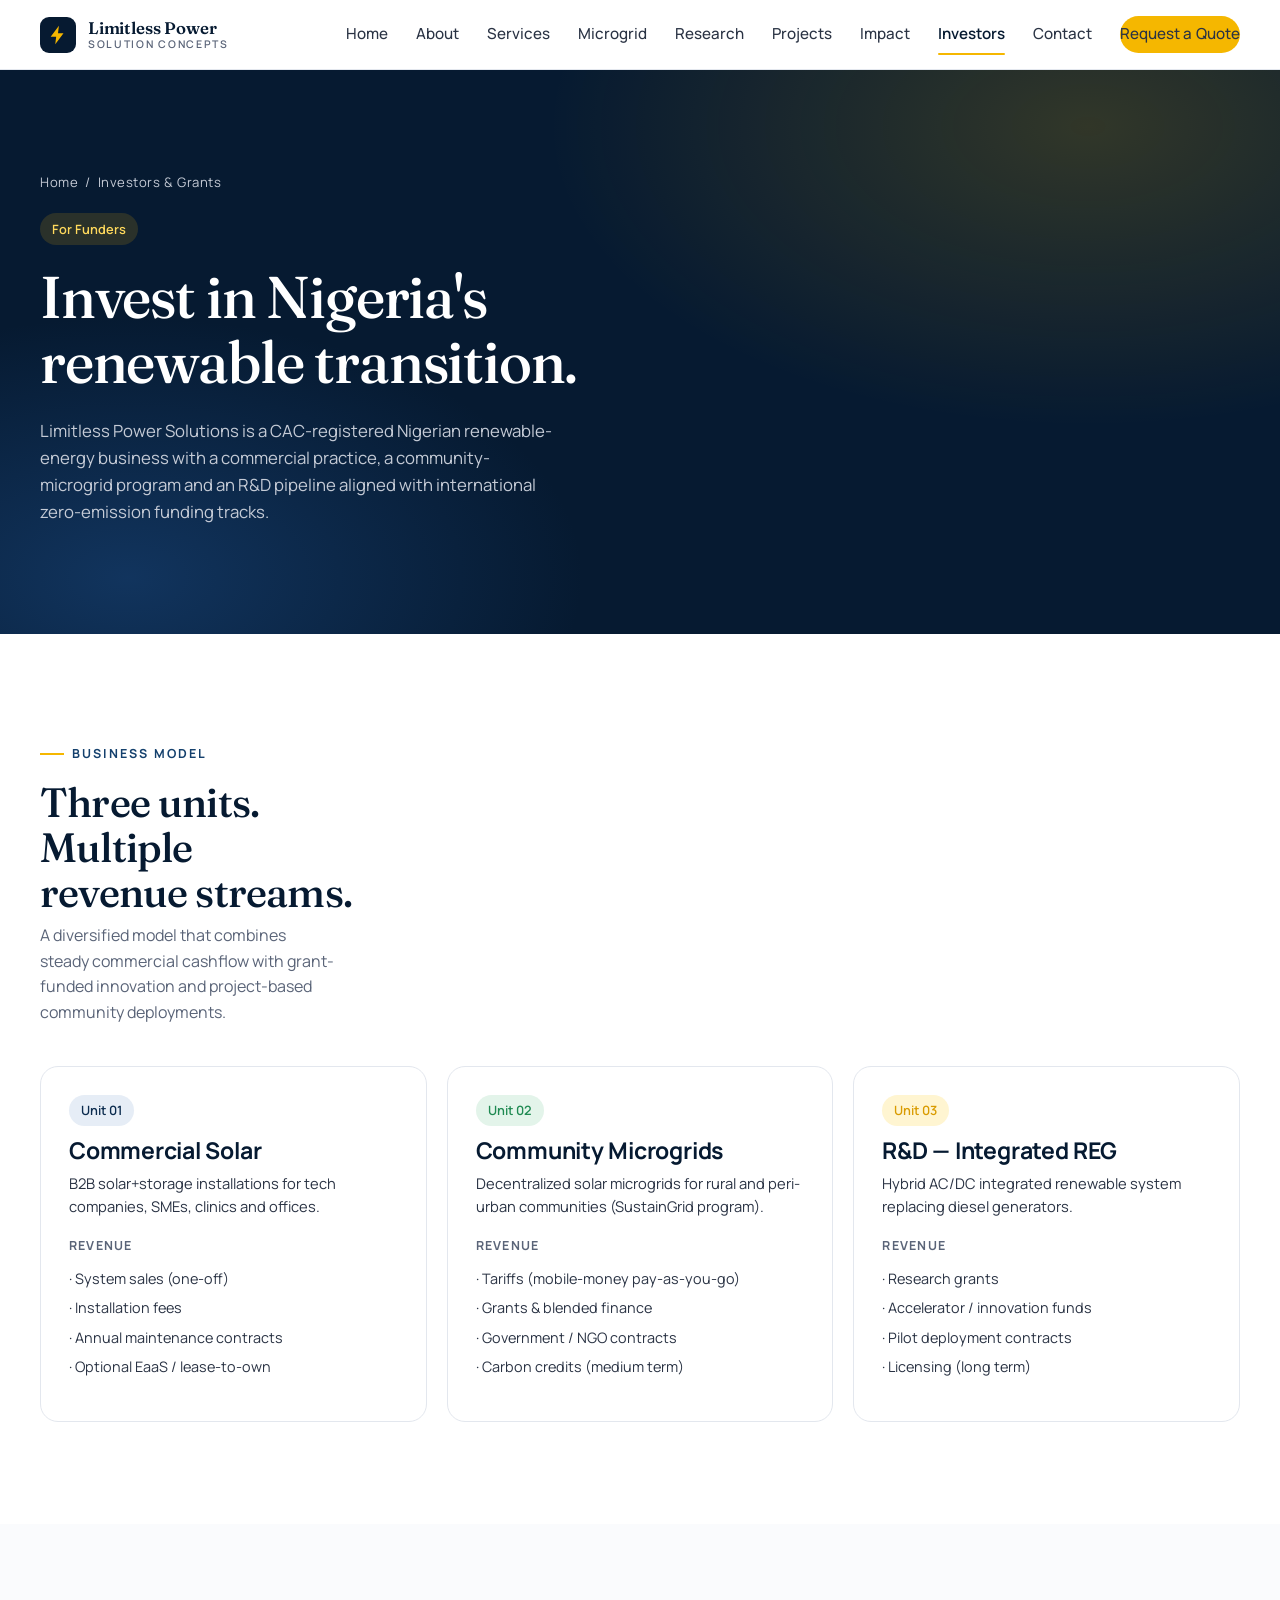
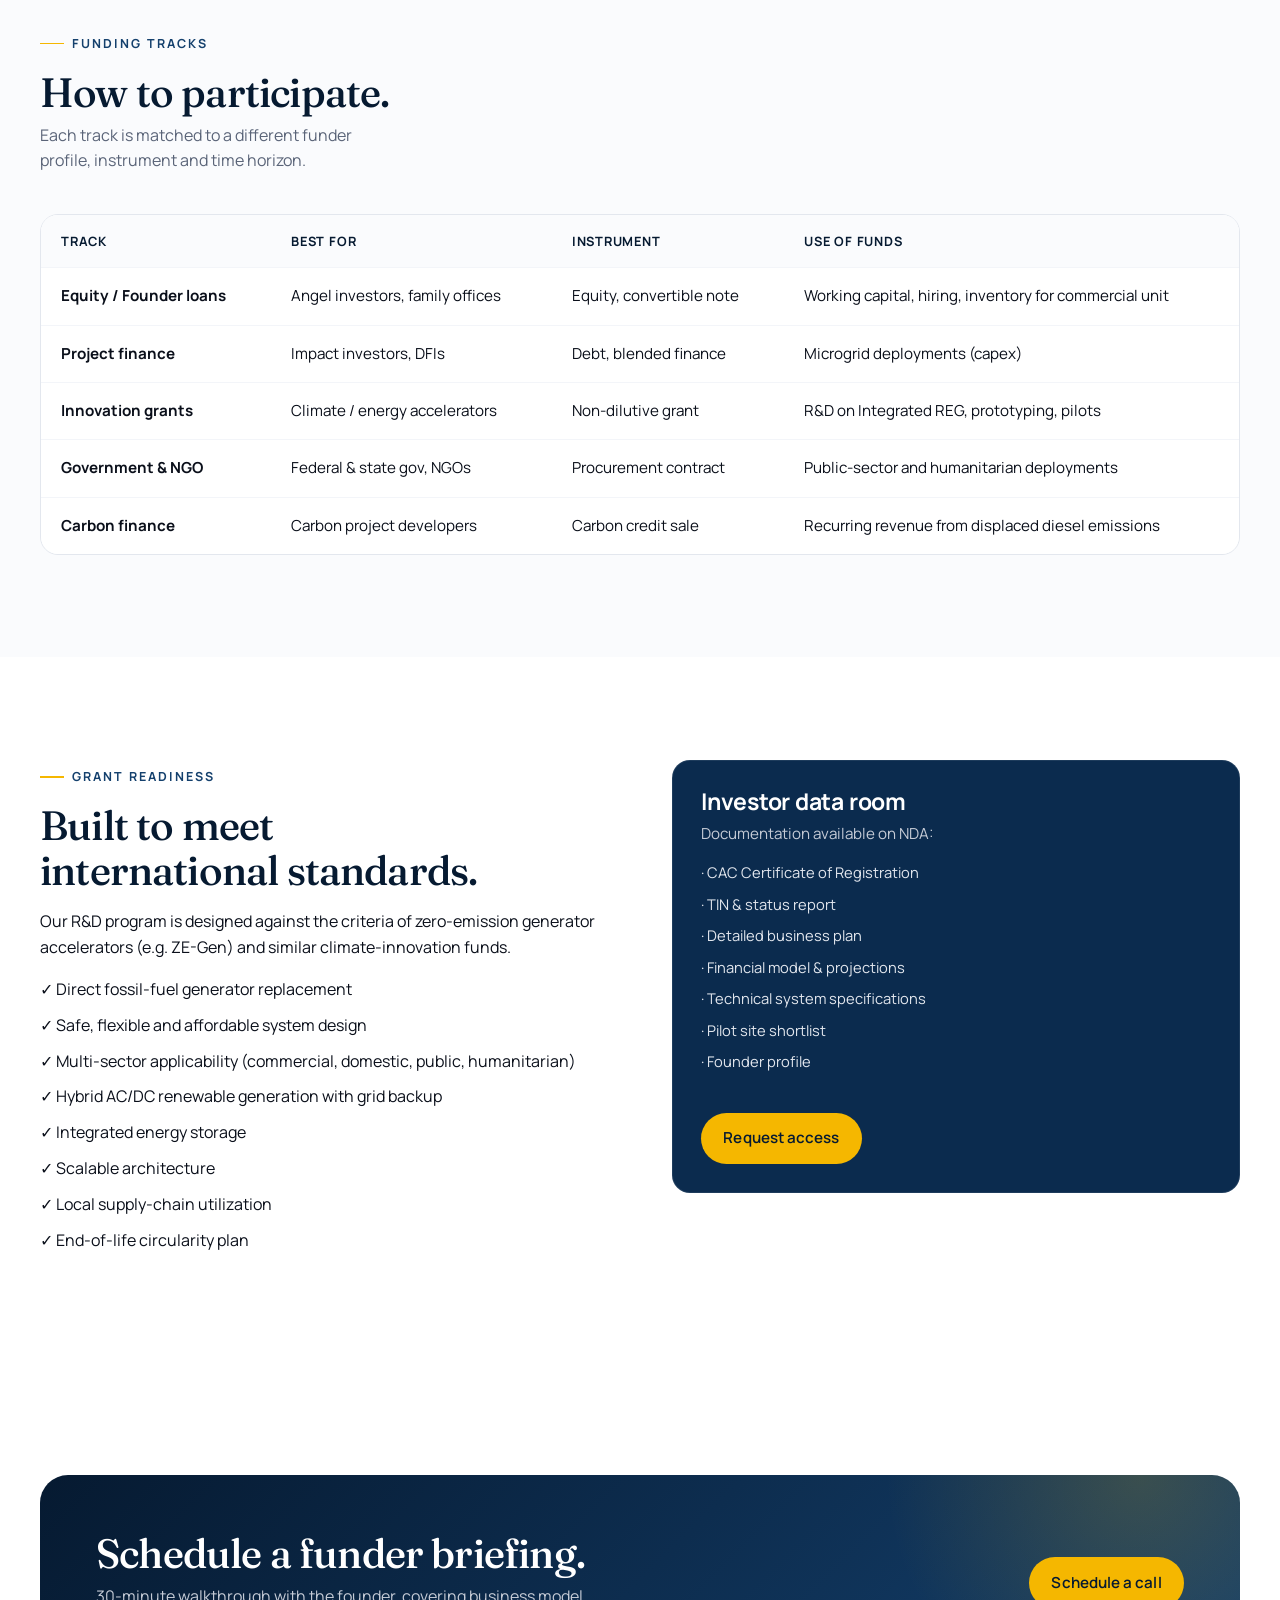
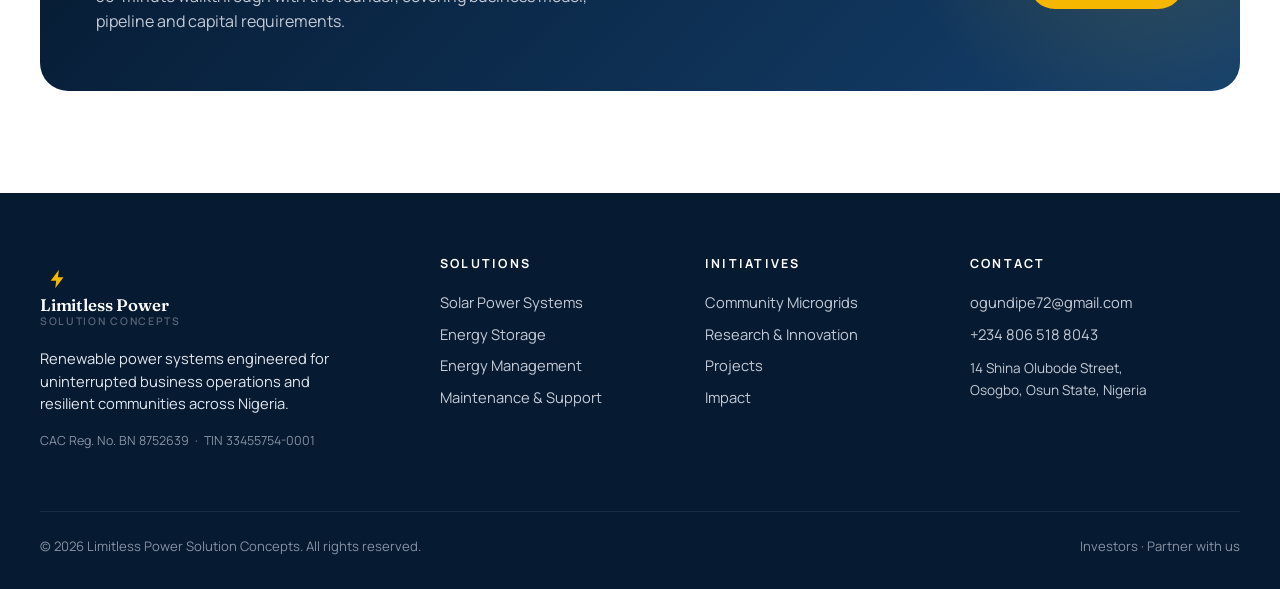
<file: investors.html>
<!doctype html>
<html lang="en">
<head>
<meta charset="utf-8" />
<meta name="viewport" content="width=device-width, initial-scale=1" />
<title>Investors & Grants — Limitless Power Solutions</title>
<meta name="description" content="Investment and grant opportunities at Limitless Power Solutions — business model, revenue streams, funding tracks and grant readiness." />
<link rel="preconnect" href="https://fonts.googleapis.com">
<link rel="preconnect" href="https://fonts.gstatic.com" crossorigin>
<link href="https://fonts.googleapis.com/css2?family=Fraunces:opsz,wght@9..144,400;9..144,500;9..144,600&family=Manrope:wght@400;500;600;700&display=swap" rel="stylesheet">
<link rel="stylesheet" href="assets/css/main.css" />
</head>
<body>
<div data-include="header"></div>

<section class="hero hero--home">
  <div class="container">
    <div class="hero__breadcrumb" style="color: var(--ink-300);"><a href="index.html" style="color: var(--ink-300);">Home</a> &nbsp;/&nbsp; Investors & Grants</div>
    <div style="max-width: 56rem;">
      <span class="pill" style="background: rgba(245,183,0,0.15); color: var(--gold-300);">For Funders</span>
      <h1 style="color: var(--white); margin-top:1.25rem;">Invest in Nigeria's renewable transition.</h1>
      <p class="hero__lead">Limitless Power Solutions is a CAC-registered Nigerian renewable-energy business with a commercial practice, a community-microgrid program and an R&D pipeline aligned with international zero-emission funding tracks.</p>
    </div>
  </div>
</section>

<section class="section">
  <div class="container">
    <div class="section-header">
      <div class="section-header__title">
        <span class="eyebrow">Business model</span>
        <h2>Three units. Multiple revenue streams.</h2>
        <p>A diversified model that combines steady commercial cashflow with grant-funded innovation and project-based community deployments.</p>
      </div>
    </div>

    <div class="grid-3">
      <div class="card">
        <span class="pill">Unit 01</span>
        <h3 style="margin-top:0.75rem;">Commercial Solar</h3>
        <p style="font-size:0.92rem;">B2B solar+storage installations for tech companies, SMEs, clinics and offices.</p>
        <h4 style="margin-top:1.25rem; font-size:0.78rem; letter-spacing:0.1em; text-transform:uppercase; color: var(--ink-500);">Revenue</h4>
        <ul style="list-style:none; padding:0; font-size:0.9rem; display:grid; gap:0.4rem; color: var(--ink-700);">
          <li>· System sales (one-off)</li>
          <li>· Installation fees</li>
          <li>· Annual maintenance contracts</li>
          <li>· Optional EaaS / lease-to-own</li>
        </ul>
      </div>

      <div class="card">
        <span class="pill pill--green">Unit 02</span>
        <h3 style="margin-top:0.75rem;">Community Microgrids</h3>
        <p style="font-size:0.92rem;">Decentralized solar microgrids for rural and peri-urban communities (SustainGrid program).</p>
        <h4 style="margin-top:1.25rem; font-size:0.78rem; letter-spacing:0.1em; text-transform:uppercase; color: var(--ink-500);">Revenue</h4>
        <ul style="list-style:none; padding:0; font-size:0.9rem; display:grid; gap:0.4rem; color: var(--ink-700);">
          <li>· Tariffs (mobile-money pay-as-you-go)</li>
          <li>· Grants & blended finance</li>
          <li>· Government / NGO contracts</li>
          <li>· Carbon credits (medium term)</li>
        </ul>
      </div>

      <div class="card">
        <span class="pill pill--gold">Unit 03</span>
        <h3 style="margin-top:0.75rem;">R&D — Integrated REG</h3>
        <p style="font-size:0.92rem;">Hybrid AC/DC integrated renewable system replacing diesel generators.</p>
        <h4 style="margin-top:1.25rem; font-size:0.78rem; letter-spacing:0.1em; text-transform:uppercase; color: var(--ink-500);">Revenue</h4>
        <ul style="list-style:none; padding:0; font-size:0.9rem; display:grid; gap:0.4rem; color: var(--ink-700);">
          <li>· Research grants</li>
          <li>· Accelerator / innovation funds</li>
          <li>· Pilot deployment contracts</li>
          <li>· Licensing (long term)</li>
        </ul>
      </div>
    </div>
  </div>
</section>

<section class="section bg-ink">
  <div class="container">
    <div class="section-header">
      <div class="section-header__title">
        <span class="eyebrow">Funding tracks</span>
        <h2>How to participate.</h2>
        <p>Each track is matched to a different funder profile, instrument and time horizon.</p>
      </div>
    </div>
    <div class="table-wrap">
      <table class="data">
        <thead><tr><th>Track</th><th>Best for</th><th>Instrument</th><th>Use of funds</th></tr></thead>
        <tbody>
          <tr><td><strong>Equity / Founder loans</strong></td><td>Angel investors, family offices</td><td>Equity, convertible note</td><td>Working capital, hiring, inventory for commercial unit</td></tr>
          <tr><td><strong>Project finance</strong></td><td>Impact investors, DFIs</td><td>Debt, blended finance</td><td>Microgrid deployments (capex)</td></tr>
          <tr><td><strong>Innovation grants</strong></td><td>Climate / energy accelerators</td><td>Non-dilutive grant</td><td>R&D on Integrated REG, prototyping, pilots</td></tr>
          <tr><td><strong>Government & NGO</strong></td><td>Federal & state gov, NGOs</td><td>Procurement contract</td><td>Public-sector and humanitarian deployments</td></tr>
          <tr><td><strong>Carbon finance</strong></td><td>Carbon project developers</td><td>Carbon credit sale</td><td>Recurring revenue from displaced diesel emissions</td></tr>
        </tbody>
      </table>
    </div>
  </div>
</section>

<section class="section">
  <div class="container">
    <div class="grid-2" style="gap:4rem; align-items:flex-start;">
      <div>
        <span class="eyebrow">Grant readiness</span>
        <h2>Built to meet international standards.</h2>
        <p>Our R&D program is designed against the criteria of zero-emission generator accelerators (e.g. ZE-Gen) and similar climate-innovation funds.</p>
        <ul style="list-style:none; padding:0; display:grid; gap:0.65rem;">
          <li>✓ Direct fossil-fuel generator replacement</li>
          <li>✓ Safe, flexible and affordable system design</li>
          <li>✓ Multi-sector applicability (commercial, domestic, public, humanitarian)</li>
          <li>✓ Hybrid AC/DC renewable generation with grid backup</li>
          <li>✓ Integrated energy storage</li>
          <li>✓ Scalable architecture</li>
          <li>✓ Local supply-chain utilization</li>
          <li>✓ End-of-life circularity plan</li>
        </ul>
      </div>
      <div class="card card--dark">
        <h3 style="color: var(--white);">Investor data room</h3>
        <p style="color: var(--ink-300);">Documentation available on NDA:</p>
        <ul style="list-style:none; padding:0; display:grid; gap:0.5rem; font-size:0.92rem; color: var(--ink-200);">
          <li>· CAC Certificate of Registration</li>
          <li>· TIN & status report</li>
          <li>· Detailed business plan</li>
          <li>· Financial model & projections</li>
          <li>· Technical system specifications</li>
          <li>· Pilot site shortlist</li>
          <li>· Founder profile</li>
        </ul>
        <a href="contact.html#investors" class="btn btn--gold" style="margin-top:1.5rem;">Request access</a>
      </div>
    </div>
  </div>
</section>

<section class="section">
  <div class="container">
    <div class="cta-strip">
      <div>
        <h2>Schedule a funder briefing.</h2>
        <p>30-minute walkthrough with the founder, covering business model, pipeline and capital requirements.</p>
      </div>
      <div class="cta-strip__actions">
        <a href="contact.html#investors" class="btn btn--gold">Schedule a call</a>
      </div>
    </div>
  </div>
</section>

<div data-include="footer"></div>
<script src="assets/js/site.js"></script>
</body>
</html>
</file>
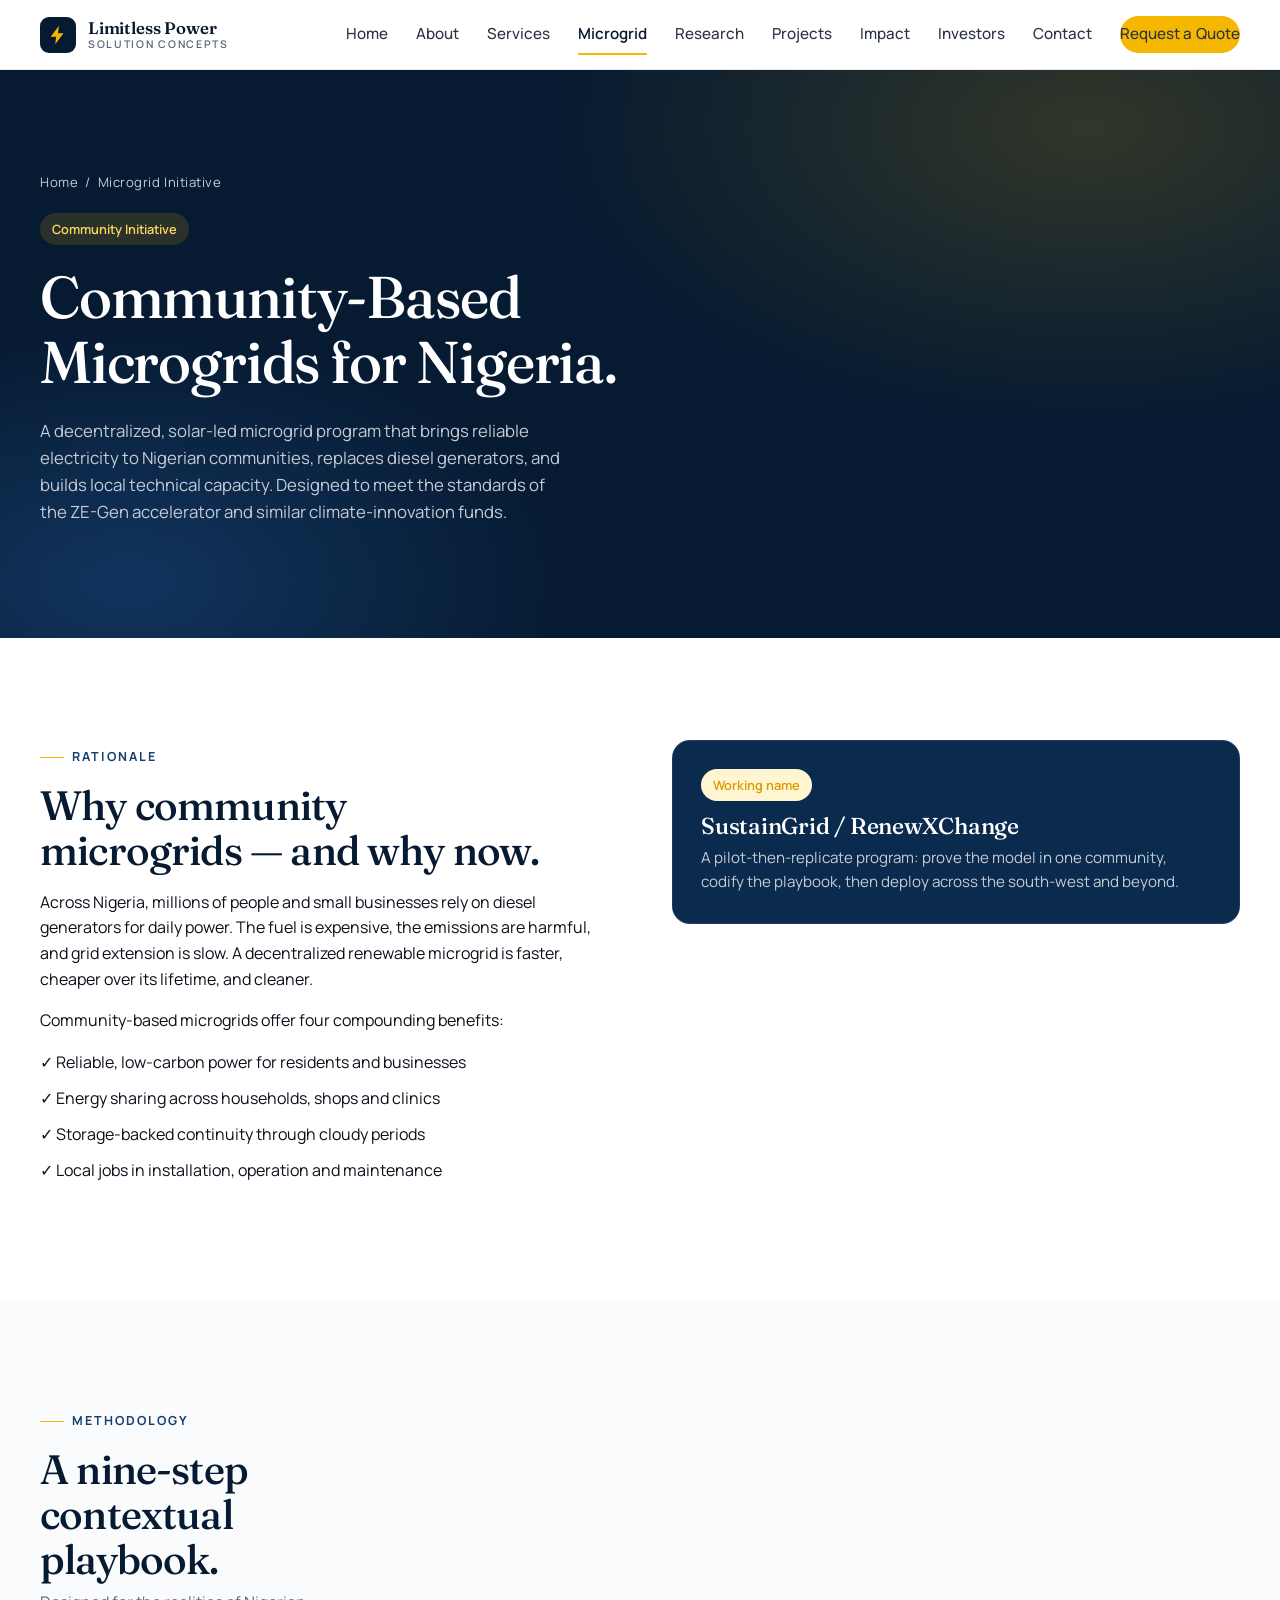
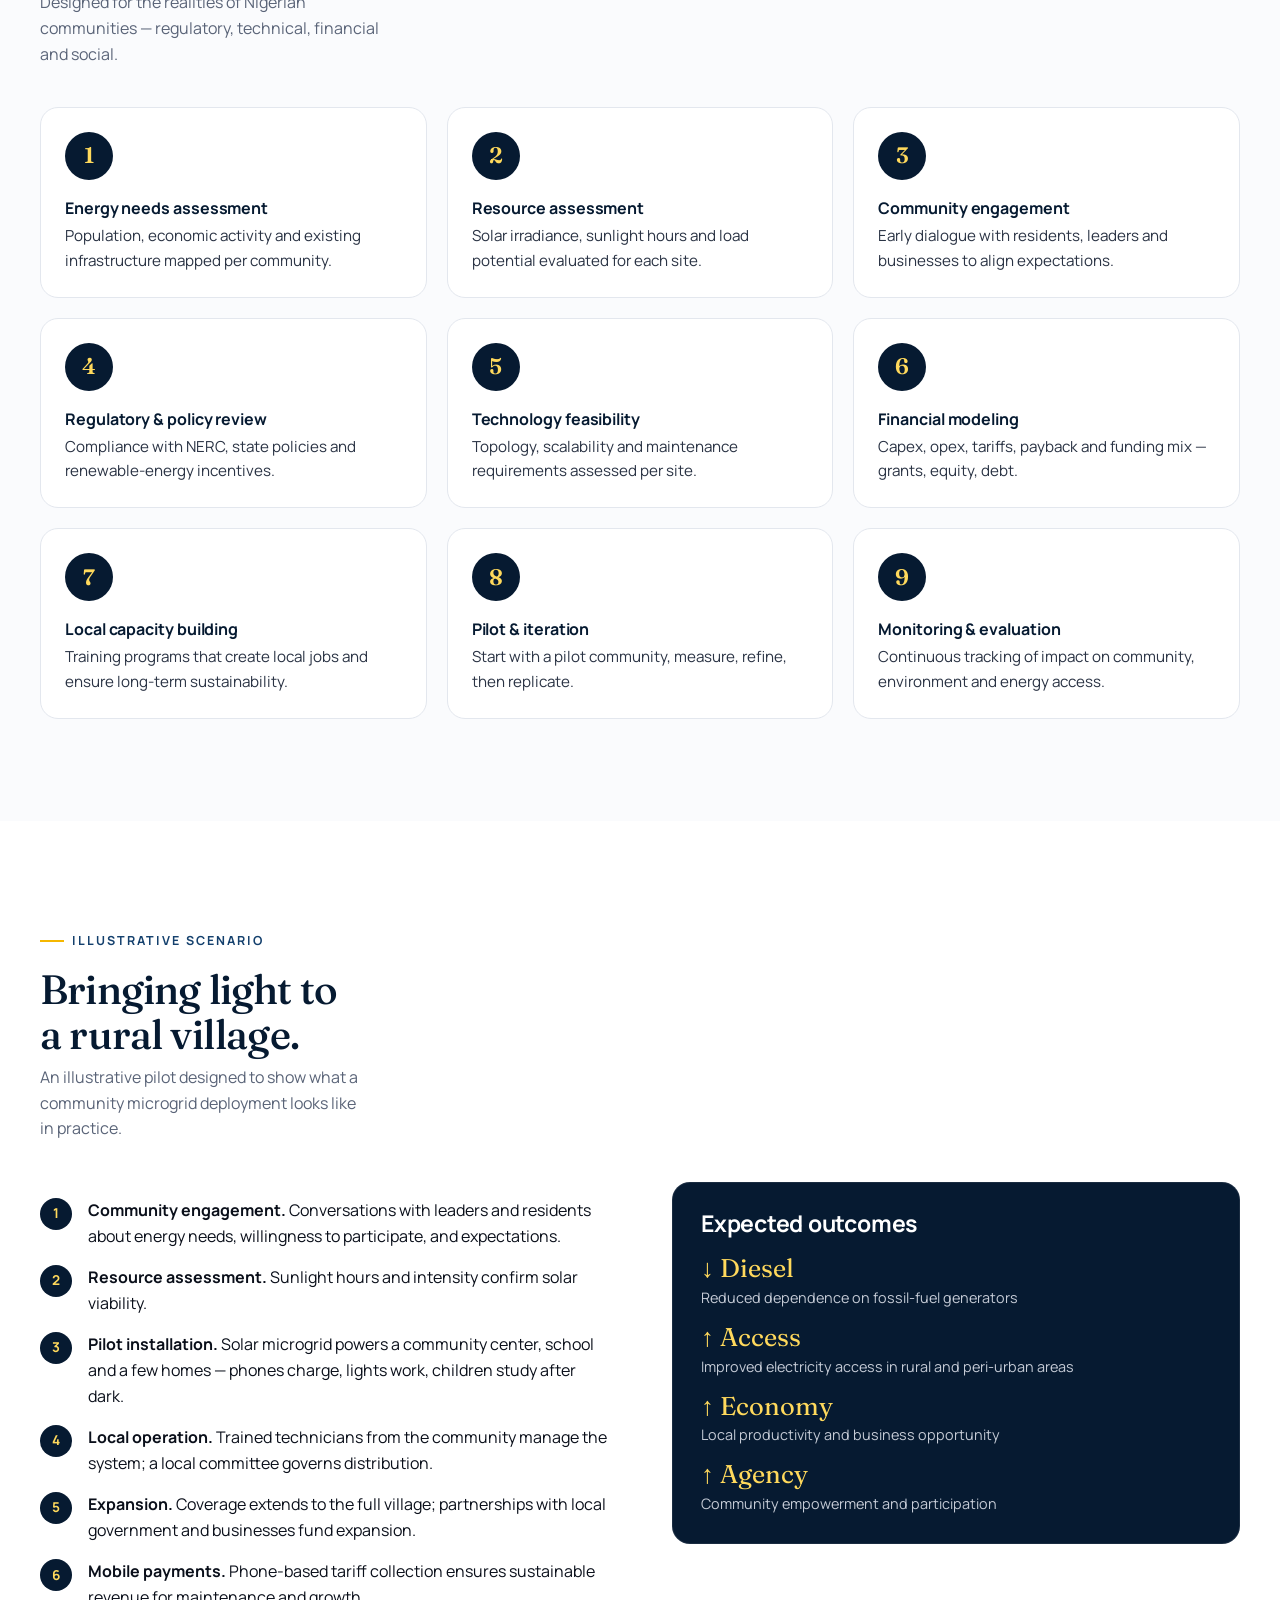
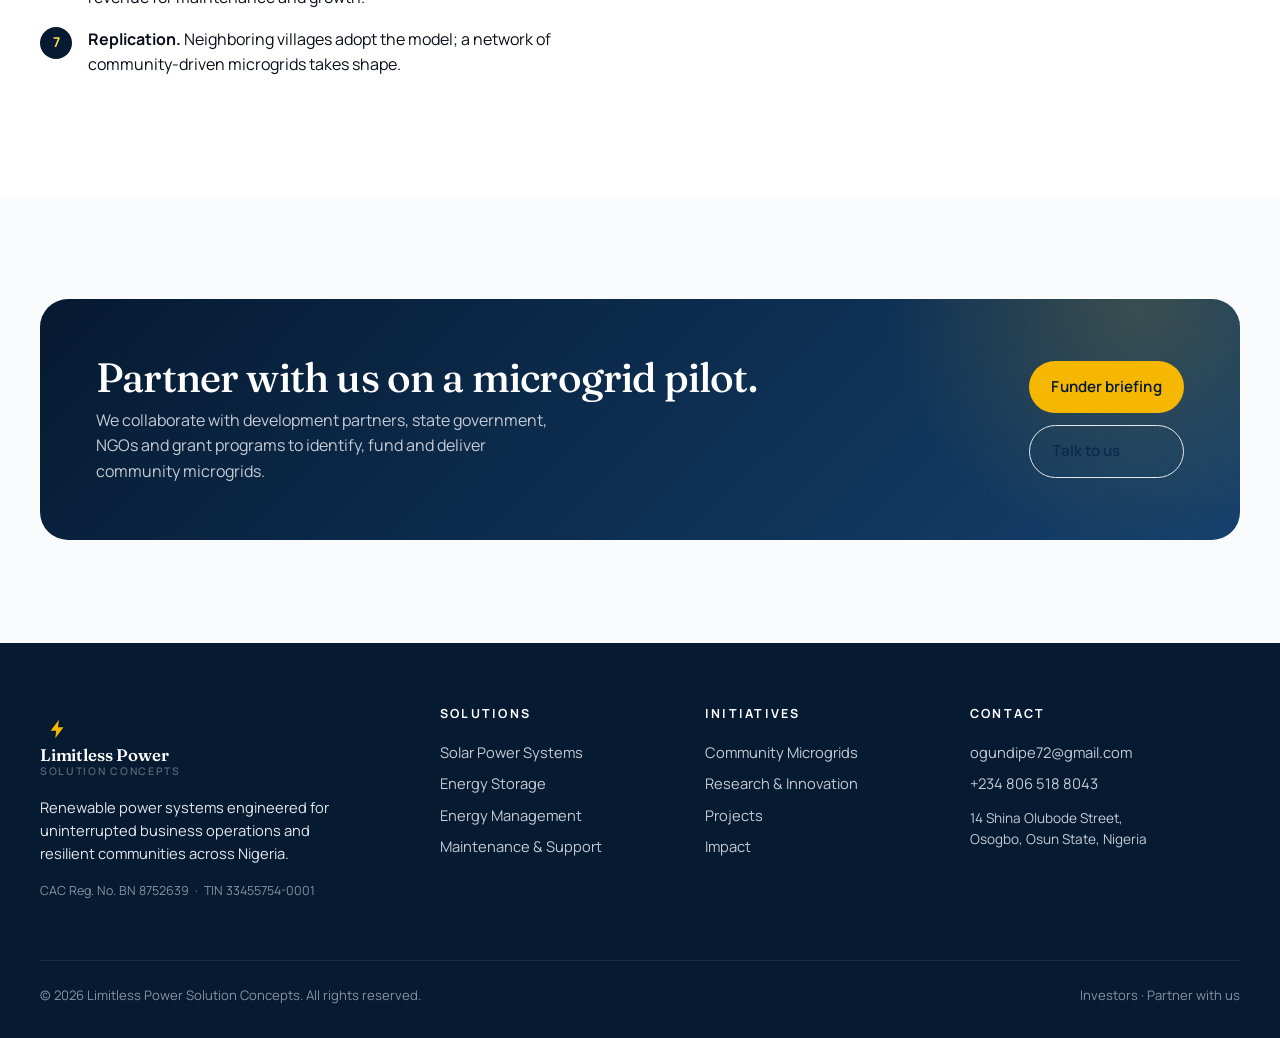
<file: microgrid.html>
<!doctype html>
<html lang="en">
<head>
<meta charset="utf-8" />
<meta name="viewport" content="width=device-width, initial-scale=1" />
<title>Community Microgrids — Limitless Power Solutions</title>
<meta name="description" content="Decentralized solar microgrids that bring reliable, low-carbon power to Nigerian communities — replacing diesel and unlocking local economies." />
<link rel="preconnect" href="https://fonts.googleapis.com">
<link rel="preconnect" href="https://fonts.gstatic.com" crossorigin>
<link href="https://fonts.googleapis.com/css2?family=Fraunces:opsz,wght@9..144,400;9..144,500;9..144,600&family=Manrope:wght@400;500;600;700&display=swap" rel="stylesheet">
<link rel="stylesheet" href="assets/css/main.css" />
</head>
<body>
<div data-include="header"></div>

<section class="hero hero--home" style="padding-bottom:5rem;">
  <div class="container">
    <div class="hero__breadcrumb" style="color: var(--ink-300);"><a href="index.html" style="color: var(--ink-300);">Home</a> &nbsp;/&nbsp; Microgrid Initiative</div>
    <div style="max-width: 56rem;">
      <span class="pill" style="background: rgba(245,183,0,0.15); color: var(--gold-300);">Community Initiative</span>
      <h1 style="color: var(--white); margin-top:1.25rem;">Community-Based Microgrids for Nigeria.</h1>
      <p class="hero__lead">
        A decentralized, solar-led microgrid program that brings reliable electricity to Nigerian communities, replaces diesel generators, and builds local technical capacity. Designed to meet the standards of the ZE-Gen accelerator and similar climate-innovation funds.
      </p>
    </div>
  </div>
</section>

<section class="section">
  <div class="container">
    <div class="grid-2" style="gap:4rem; align-items:flex-start;">
      <div>
        <span class="eyebrow">Rationale</span>
        <h2>Why community microgrids — and why now.</h2>
        <p>Across Nigeria, millions of people and small businesses rely on diesel generators for daily power. The fuel is expensive, the emissions are harmful, and grid extension is slow. A decentralized renewable microgrid is faster, cheaper over its lifetime, and cleaner.</p>
        <p>Community-based microgrids offer four compounding benefits:</p>
        <ul style="list-style:none; padding:0; display:grid; gap:0.65rem;">
          <li>✓ Reliable, low-carbon power for residents and businesses</li>
          <li>✓ Energy sharing across households, shops and clinics</li>
          <li>✓ Storage-backed continuity through cloudy periods</li>
          <li>✓ Local jobs in installation, operation and maintenance</li>
        </ul>
      </div>
      <div>
        <div class="card card--dark">
          <span class="pill pill--gold">Working name</span>
          <h3 style="color: var(--white); margin-top:0.75rem; font-family: var(--font-display); font-weight:500;">SustainGrid / RenewXChange</h3>
          <p style="color: var(--ink-300);">A pilot-then-replicate program: prove the model in one community, codify the playbook, then deploy across the south-west and beyond.</p>
        </div>
      </div>
    </div>
  </div>
</section>

<section class="section bg-ink">
  <div class="container">
    <div class="section-header">
      <div class="section-header__title">
        <span class="eyebrow">Methodology</span>
        <h2>A nine-step contextual playbook.</h2>
        <p>Designed for the realities of Nigerian communities — regulatory, technical, financial and social.</p>
      </div>
    </div>
    <div class="grid-3" style="gap:1.25rem;">
      <div class="step" style="grid-template-columns:1fr;"><div class="step__num">1</div><div><h4>Energy needs assessment</h4><p>Population, economic activity and existing infrastructure mapped per community.</p></div></div>
      <div class="step" style="grid-template-columns:1fr;"><div class="step__num">2</div><div><h4>Resource assessment</h4><p>Solar irradiance, sunlight hours and load potential evaluated for each site.</p></div></div>
      <div class="step" style="grid-template-columns:1fr;"><div class="step__num">3</div><div><h4>Community engagement</h4><p>Early dialogue with residents, leaders and businesses to align expectations.</p></div></div>
      <div class="step" style="grid-template-columns:1fr;"><div class="step__num">4</div><div><h4>Regulatory & policy review</h4><p>Compliance with NERC, state policies and renewable-energy incentives.</p></div></div>
      <div class="step" style="grid-template-columns:1fr;"><div class="step__num">5</div><div><h4>Technology feasibility</h4><p>Topology, scalability and maintenance requirements assessed per site.</p></div></div>
      <div class="step" style="grid-template-columns:1fr;"><div class="step__num">6</div><div><h4>Financial modeling</h4><p>Capex, opex, tariffs, payback and funding mix — grants, equity, debt.</p></div></div>
      <div class="step" style="grid-template-columns:1fr;"><div class="step__num">7</div><div><h4>Local capacity building</h4><p>Training programs that create local jobs and ensure long-term sustainability.</p></div></div>
      <div class="step" style="grid-template-columns:1fr;"><div class="step__num">8</div><div><h4>Pilot & iteration</h4><p>Start with a pilot community, measure, refine, then replicate.</p></div></div>
      <div class="step" style="grid-template-columns:1fr;"><div class="step__num">9</div><div><h4>Monitoring & evaluation</h4><p>Continuous tracking of impact on community, environment and energy access.</p></div></div>
    </div>
  </div>
</section>

<section class="section">
  <div class="container">
    <div class="section-header">
      <div class="section-header__title">
        <span class="eyebrow">Illustrative scenario</span>
        <h2>Bringing light to a rural village.</h2>
        <p>An illustrative pilot designed to show what a community microgrid deployment looks like in practice.</p>
      </div>
    </div>
    <div class="grid-2" style="align-items:flex-start; gap:4rem;">
      <div>
        <ol style="list-style:none; padding:0; counter-reset:s; display:grid; gap:1rem;">
          <li style="display:flex; gap:1rem;"><span style="flex-shrink:0; width:32px; height:32px; border-radius:50%; background: var(--navy-900); color: var(--gold-300); display:grid; place-items:center; font-weight:700; font-size:0.85rem;">1</span><div><strong>Community engagement.</strong> Conversations with leaders and residents about energy needs, willingness to participate, and expectations.</div></li>
          <li style="display:flex; gap:1rem;"><span style="flex-shrink:0; width:32px; height:32px; border-radius:50%; background: var(--navy-900); color: var(--gold-300); display:grid; place-items:center; font-weight:700; font-size:0.85rem;">2</span><div><strong>Resource assessment.</strong> Sunlight hours and intensity confirm solar viability.</div></li>
          <li style="display:flex; gap:1rem;"><span style="flex-shrink:0; width:32px; height:32px; border-radius:50%; background: var(--navy-900); color: var(--gold-300); display:grid; place-items:center; font-weight:700; font-size:0.85rem;">3</span><div><strong>Pilot installation.</strong> Solar microgrid powers a community center, school and a few homes — phones charge, lights work, children study after dark.</div></li>
          <li style="display:flex; gap:1rem;"><span style="flex-shrink:0; width:32px; height:32px; border-radius:50%; background: var(--navy-900); color: var(--gold-300); display:grid; place-items:center; font-weight:700; font-size:0.85rem;">4</span><div><strong>Local operation.</strong> Trained technicians from the community manage the system; a local committee governs distribution.</div></li>
          <li style="display:flex; gap:1rem;"><span style="flex-shrink:0; width:32px; height:32px; border-radius:50%; background: var(--navy-900); color: var(--gold-300); display:grid; place-items:center; font-weight:700; font-size:0.85rem;">5</span><div><strong>Expansion.</strong> Coverage extends to the full village; partnerships with local government and businesses fund expansion.</div></li>
          <li style="display:flex; gap:1rem;"><span style="flex-shrink:0; width:32px; height:32px; border-radius:50%; background: var(--navy-900); color: var(--gold-300); display:grid; place-items:center; font-weight:700; font-size:0.85rem;">6</span><div><strong>Mobile payments.</strong> Phone-based tariff collection ensures sustainable revenue for maintenance and growth.</div></li>
          <li style="display:flex; gap:1rem;"><span style="flex-shrink:0; width:32px; height:32px; border-radius:50%; background: var(--navy-900); color: var(--gold-300); display:grid; place-items:center; font-weight:700; font-size:0.85rem;">7</span><div><strong>Replication.</strong> Neighboring villages adopt the model; a network of community-driven microgrids takes shape.</div></li>
        </ol>
      </div>
      <div>
        <div class="card" style="background: var(--navy-900); color: var(--ink-200); border-color: rgba(255,255,255,0.08);">
          <h3 style="color: var(--white);">Expected outcomes</h3>
          <div style="display:grid; gap:1rem; margin-top:1.25rem;">
            <div><div style="font-family: var(--font-display); font-size:1.6rem; color: var(--gold-300); line-height:1;">↓ Diesel</div><div style="color: var(--ink-300); font-size:0.9rem; margin-top:0.25rem;">Reduced dependence on fossil-fuel generators</div></div>
            <div><div style="font-family: var(--font-display); font-size:1.6rem; color: var(--gold-300); line-height:1;">↑ Access</div><div style="color: var(--ink-300); font-size:0.9rem; margin-top:0.25rem;">Improved electricity access in rural and peri-urban areas</div></div>
            <div><div style="font-family: var(--font-display); font-size:1.6rem; color: var(--gold-300); line-height:1;">↑ Economy</div><div style="color: var(--ink-300); font-size:0.9rem; margin-top:0.25rem;">Local productivity and business opportunity</div></div>
            <div><div style="font-family: var(--font-display); font-size:1.6rem; color: var(--gold-300); line-height:1;">↑ Agency</div><div style="color: var(--ink-300); font-size:0.9rem; margin-top:0.25rem;">Community empowerment and participation</div></div>
          </div>
        </div>
      </div>
    </div>
  </div>
</section>

<section class="section bg-ink">
  <div class="container">
    <div class="cta-strip">
      <div>
        <h2>Partner with us on a microgrid pilot.</h2>
        <p>We collaborate with development partners, state government, NGOs and grant programs to identify, fund and deliver community microgrids.</p>
      </div>
      <div class="cta-strip__actions">
        <a href="investors.html" class="btn btn--gold">Funder briefing</a>
        <a href="contact.html" class="btn btn--ghost">Talk to us</a>
      </div>
    </div>
  </div>
</section>

<div data-include="footer"></div>
<script src="assets/js/site.js"></script>
</body>
</html>
</file>
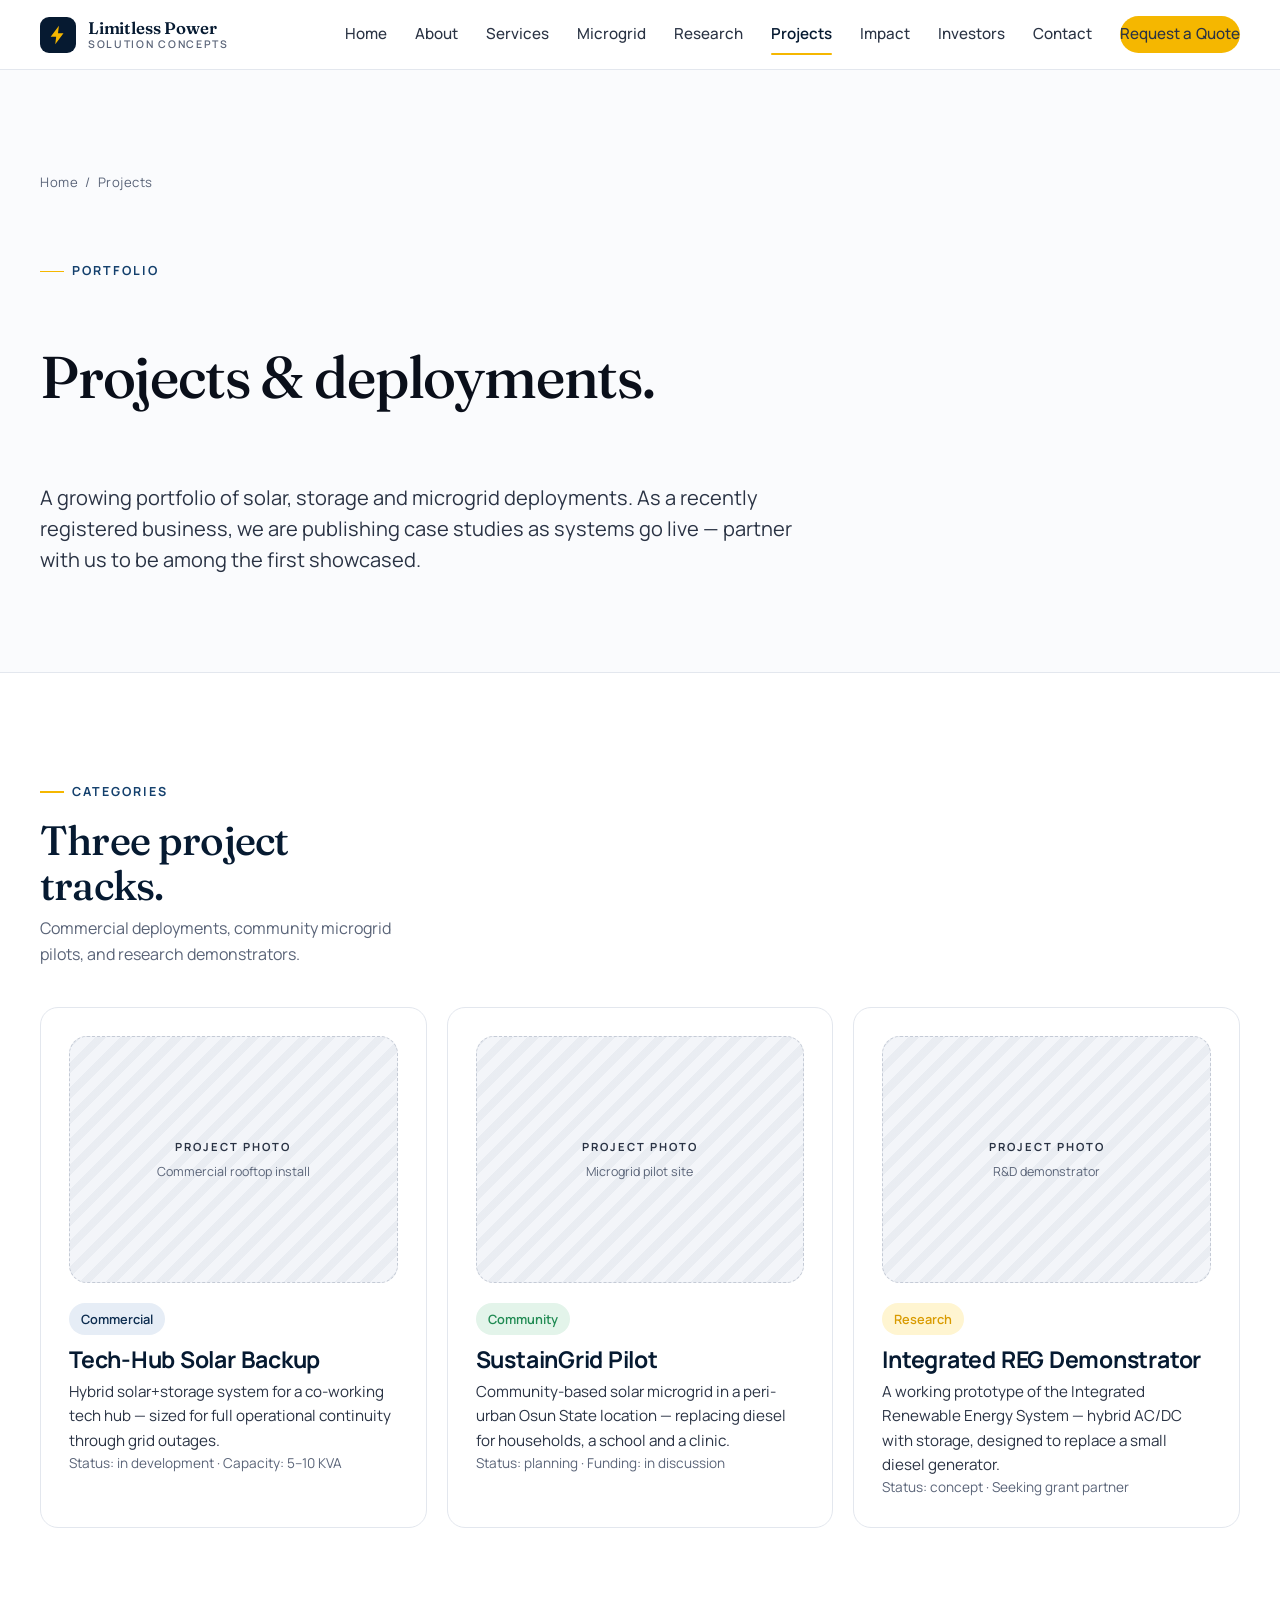
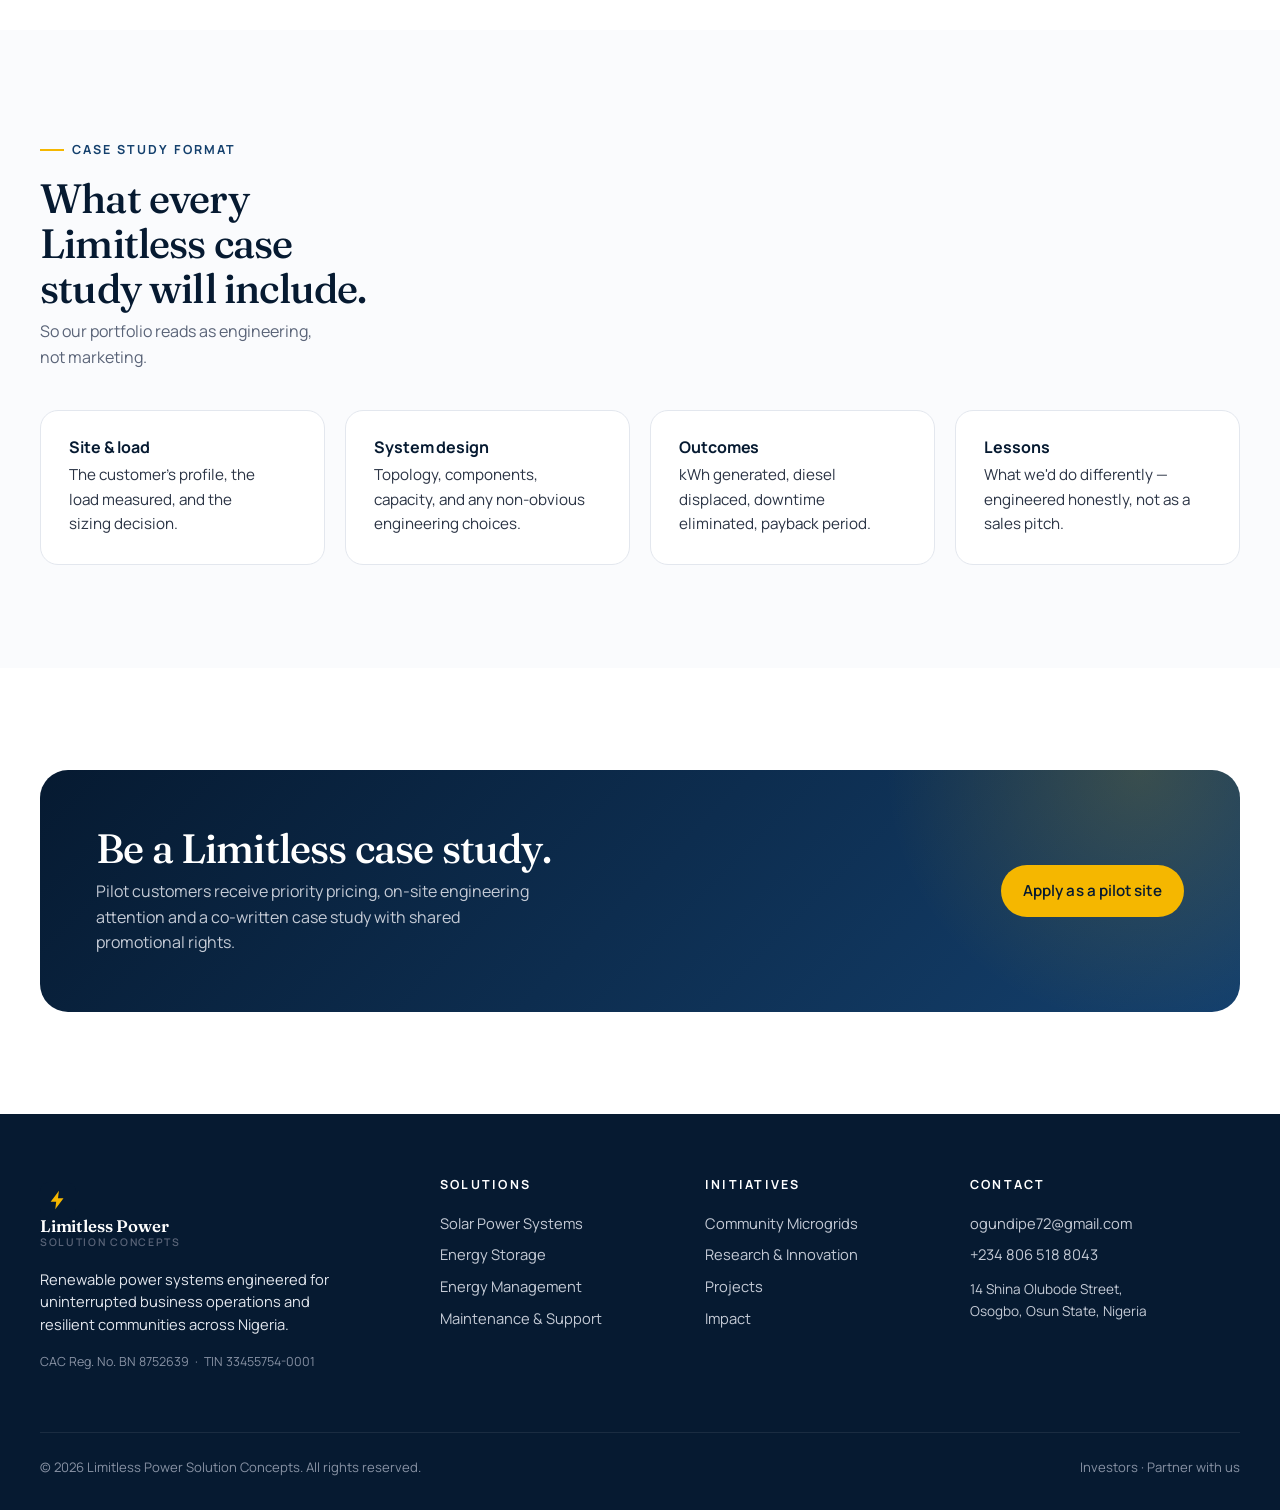
<file: projects.html>
<!doctype html>
<html lang="en">
<head>
<meta charset="utf-8" />
<meta name="viewport" content="width=device-width, initial-scale=1" />
<title>Projects — Limitless Power Solutions</title>
<meta name="description" content="A portfolio of solar power and energy storage projects delivered by Limitless Power Solutions." />
<link rel="preconnect" href="https://fonts.googleapis.com">
<link rel="preconnect" href="https://fonts.gstatic.com" crossorigin>
<link href="https://fonts.googleapis.com/css2?family=Fraunces:opsz,wght@9..144,400;9..144,500;9..144,600&family=Manrope:wght@400;500;600;700&display=swap" rel="stylesheet">
<link rel="stylesheet" href="assets/css/main.css" />
</head>
<body>
<div data-include="header"></div>

<section class="hero hero--page">
  <div class="container">
    <div class="hero__inner hero__inner--single">
      <div class="hero__breadcrumb"><a href="index.html">Home</a> &nbsp;/&nbsp; Projects</div>
      <span class="eyebrow">Portfolio</span>
      <h1>Projects & deployments.</h1>
      <p class="lead" style="color: var(--ink-700);">A growing portfolio of solar, storage and microgrid deployments. As a recently registered business, we are publishing case studies as systems go live — partner with us to be among the first showcased.</p>
    </div>
  </div>
</section>

<section class="section">
  <div class="container">
    <div class="section-header">
      <div class="section-header__title">
        <span class="eyebrow">Categories</span>
        <h2>Three project tracks.</h2>
        <p>Commercial deployments, community microgrid pilots, and research demonstrators.</p>
      </div>
    </div>
    <div class="grid-3">
      <div class="card">
        <div class="placeholder-img" style="aspect-ratio: 4/3; margin-bottom:1.25rem;">
          <div><div class="placeholder-img__label">Project photo</div><div class="placeholder-img__hint">Commercial rooftop install</div></div>
        </div>
        <span class="pill">Commercial</span>
        <h3 style="margin-top:0.75rem;">Tech-Hub Solar Backup</h3>
        <p>Hybrid solar+storage system for a co-working tech hub — sized for full operational continuity through grid outages.</p>
        <p style="font-size:0.85rem; color: var(--ink-500); margin:0;">Status: in development · Capacity: 5–10 KVA</p>
      </div>
      <div class="card">
        <div class="placeholder-img" style="aspect-ratio: 4/3; margin-bottom:1.25rem;">
          <div><div class="placeholder-img__label">Project photo</div><div class="placeholder-img__hint">Microgrid pilot site</div></div>
        </div>
        <span class="pill pill--green">Community</span>
        <h3 style="margin-top:0.75rem;">SustainGrid Pilot</h3>
        <p>Community-based solar microgrid in a peri-urban Osun State location — replacing diesel for households, a school and a clinic.</p>
        <p style="font-size:0.85rem; color: var(--ink-500); margin:0;">Status: planning · Funding: in discussion</p>
      </div>
      <div class="card">
        <div class="placeholder-img" style="aspect-ratio: 4/3; margin-bottom:1.25rem;">
          <div><div class="placeholder-img__label">Project photo</div><div class="placeholder-img__hint">R&D demonstrator</div></div>
        </div>
        <span class="pill pill--gold">Research</span>
        <h3 style="margin-top:0.75rem;">Integrated REG Demonstrator</h3>
        <p>A working prototype of the Integrated Renewable Energy System — hybrid AC/DC with storage, designed to replace a small diesel generator.</p>
        <p style="font-size:0.85rem; color: var(--ink-500); margin:0;">Status: concept · Seeking grant partner</p>
      </div>
    </div>
  </div>
</section>

<section class="section bg-ink">
  <div class="container">
    <div class="section-header">
      <div class="section-header__title">
        <span class="eyebrow">Case study format</span>
        <h2>What every Limitless case study will include.</h2>
        <p>So our portfolio reads as engineering, not marketing.</p>
      </div>
    </div>
    <div class="grid-4">
      <div class="card"><h4>Site & load</h4><p>The customer's profile, the load measured, and the sizing decision.</p></div>
      <div class="card"><h4>System design</h4><p>Topology, components, capacity, and any non-obvious engineering choices.</p></div>
      <div class="card"><h4>Outcomes</h4><p>kWh generated, diesel displaced, downtime eliminated, payback period.</p></div>
      <div class="card"><h4>Lessons</h4><p>What we'd do differently — engineered honestly, not as a sales pitch.</p></div>
    </div>
  </div>
</section>

<section class="section">
  <div class="container">
    <div class="cta-strip">
      <div>
        <h2>Be a Limitless case study.</h2>
        <p>Pilot customers receive priority pricing, on-site engineering attention and a co-written case study with shared promotional rights.</p>
      </div>
      <div class="cta-strip__actions">
        <a href="contact.html#quote" class="btn btn--gold">Apply as a pilot site</a>
      </div>
    </div>
  </div>
</section>

<div data-include="footer"></div>
<script src="assets/js/site.js"></script>
</body>
</html>
</file>
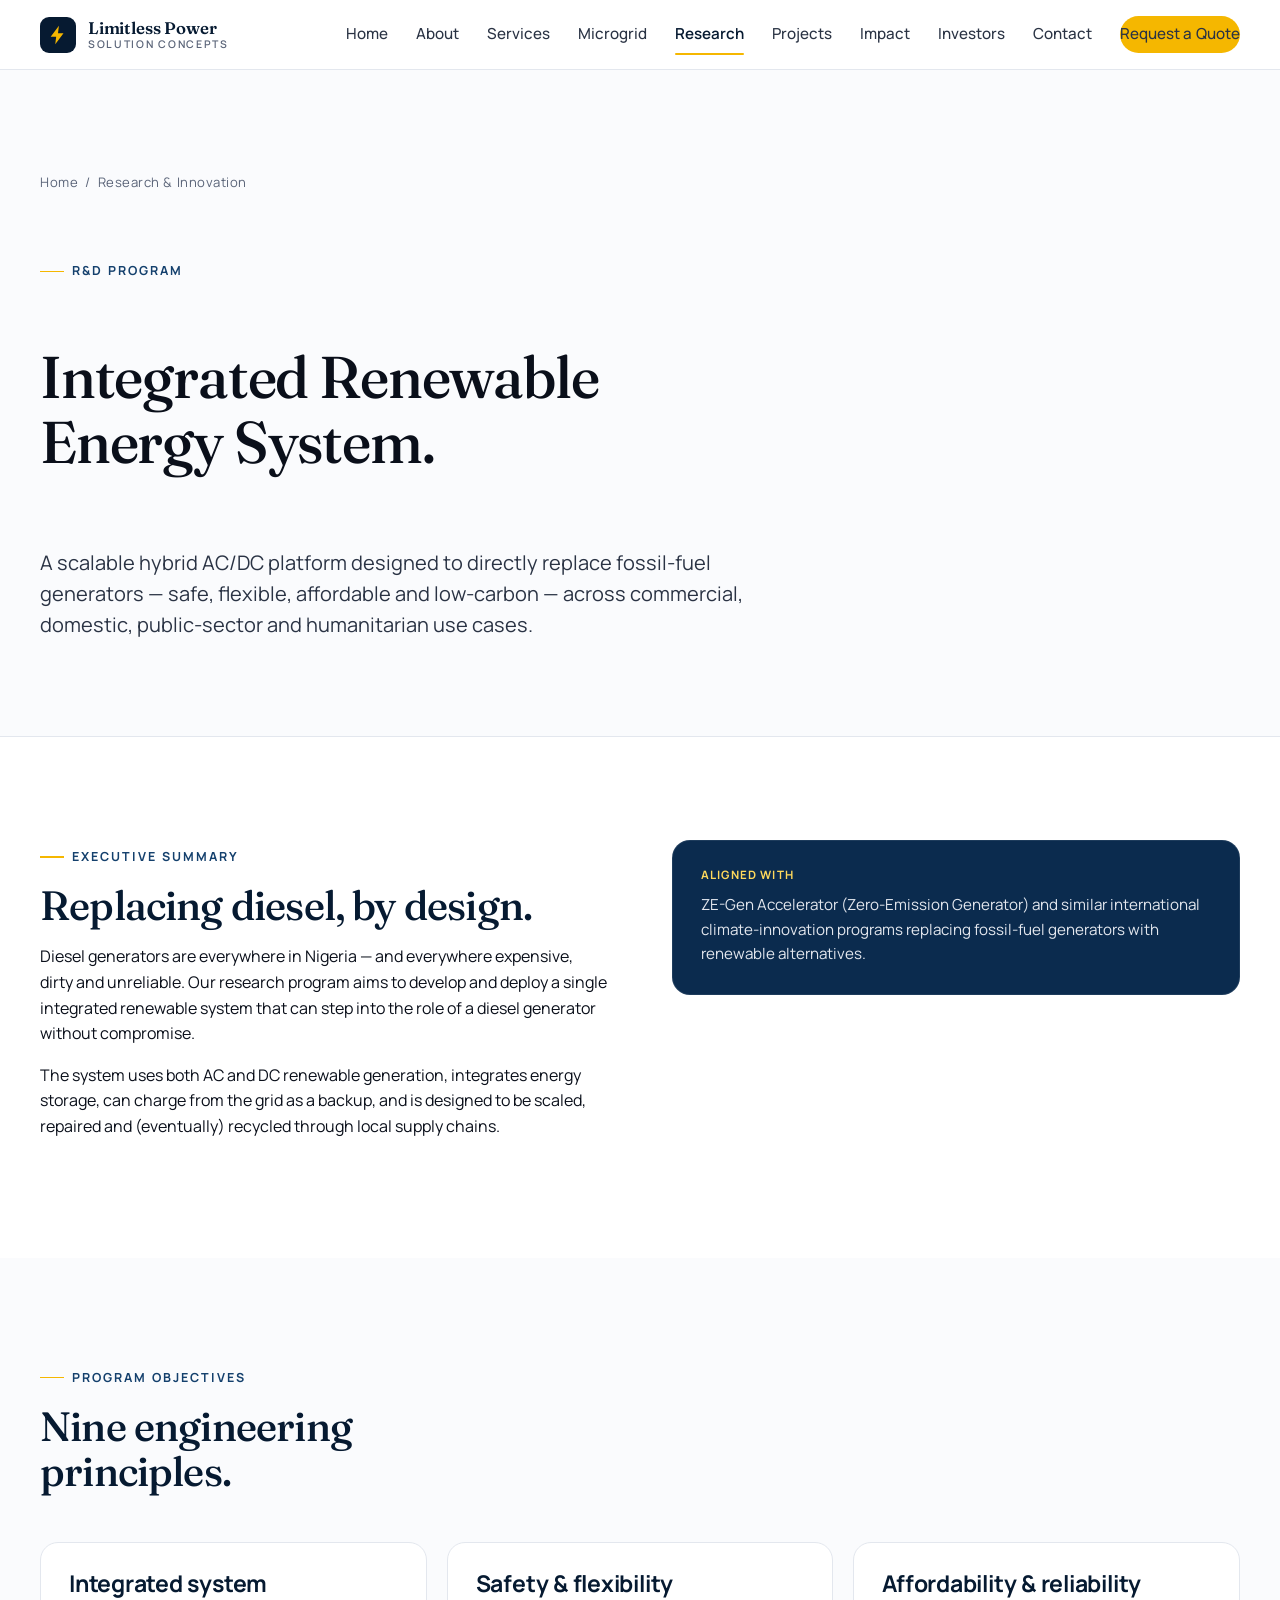
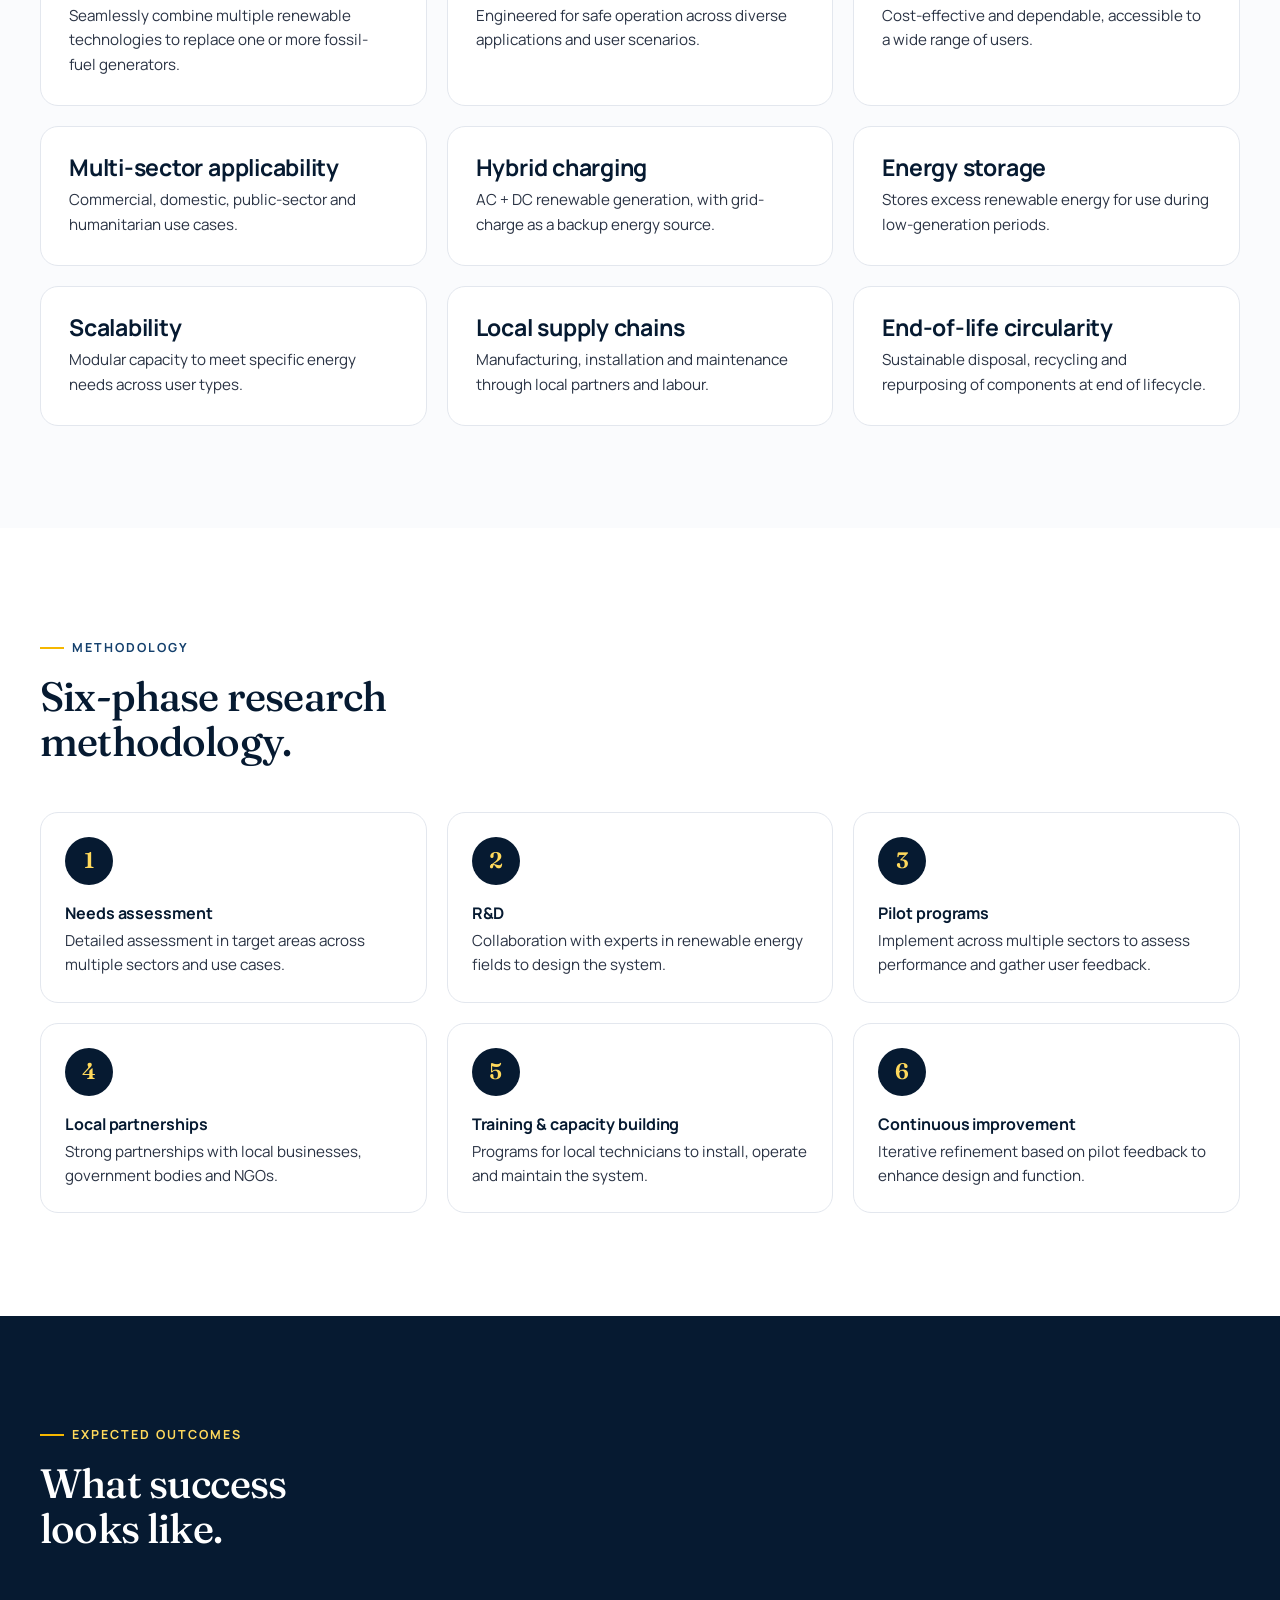
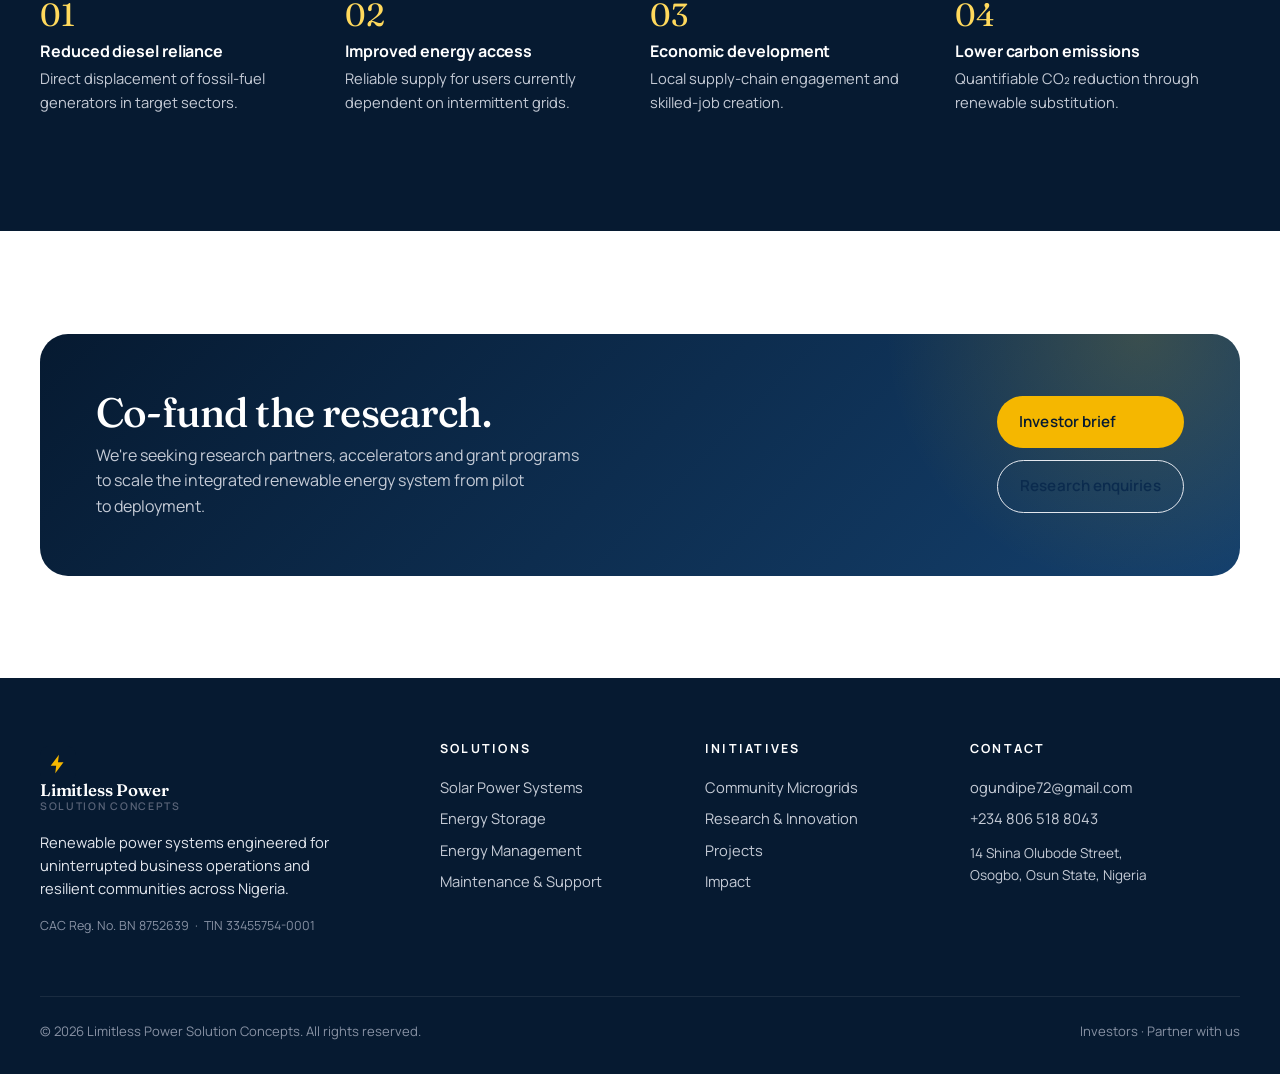
<file: research.html>
<!doctype html>
<html lang="en">
<head>
<meta charset="utf-8" />
<meta name="viewport" content="width=device-width, initial-scale=1" />
<title>Research & Innovation — Limitless Power Solutions</title>
<meta name="description" content="Limitless's R&D program: an integrated renewable energy system that directly replaces fossil-fuel generators across commercial, domestic and humanitarian use cases." />
<link rel="preconnect" href="https://fonts.googleapis.com">
<link rel="preconnect" href="https://fonts.gstatic.com" crossorigin>
<link href="https://fonts.googleapis.com/css2?family=Fraunces:opsz,wght@9..144,400;9..144,500;9..144,600&family=Manrope:wght@400;500;600;700&display=swap" rel="stylesheet">
<link rel="stylesheet" href="assets/css/main.css" />
</head>
<body>
<div data-include="header"></div>

<section class="hero hero--page">
  <div class="container">
    <div class="hero__inner hero__inner--single">
      <div class="hero__breadcrumb"><a href="index.html">Home</a> &nbsp;/&nbsp; Research & Innovation</div>
      <span class="eyebrow">R&D Program</span>
      <h1>Integrated Renewable Energy System.</h1>
      <p class="lead" style="color: var(--ink-700);">A scalable hybrid AC/DC platform designed to directly replace fossil-fuel generators — safe, flexible, affordable and low-carbon — across commercial, domestic, public-sector and humanitarian use cases.</p>
    </div>
  </div>
</section>

<section class="section">
  <div class="container">
    <div class="grid-2" style="gap:4rem; align-items:flex-start;">
      <div>
        <span class="eyebrow">Executive summary</span>
        <h2>Replacing diesel, by design.</h2>
        <p>Diesel generators are everywhere in Nigeria — and everywhere expensive, dirty and unreliable. Our research program aims to develop and deploy a single integrated renewable system that can step into the role of a diesel generator without compromise.</p>
        <p>The system uses both AC and DC renewable generation, integrates energy storage, can charge from the grid as a backup, and is designed to be scaled, repaired and (eventually) recycled through local supply chains.</p>
      </div>
      <div class="card card--dark">
        <h4 style="color: var(--gold-300); letter-spacing:0.1em; text-transform:uppercase; font-size:0.72rem;">Aligned with</h4>
        <p style="margin-top:0.75rem; color: var(--ink-200);">ZE-Gen Accelerator (Zero-Emission Generator) and similar international climate-innovation programs replacing fossil-fuel generators with renewable alternatives.</p>
      </div>
    </div>
  </div>
</section>

<section class="section bg-ink">
  <div class="container">
    <div class="section-header">
      <div class="section-header__title">
        <span class="eyebrow">Program objectives</span>
        <h2>Nine engineering principles.</h2>
      </div>
    </div>
    <div class="grid-3">
      <div class="card"><h3>Integrated system</h3><p>Seamlessly combine multiple renewable technologies to replace one or more fossil-fuel generators.</p></div>
      <div class="card"><h3>Safety & flexibility</h3><p>Engineered for safe operation across diverse applications and user scenarios.</p></div>
      <div class="card"><h3>Affordability & reliability</h3><p>Cost-effective and dependable, accessible to a wide range of users.</p></div>
      <div class="card"><h3>Multi-sector applicability</h3><p>Commercial, domestic, public-sector and humanitarian use cases.</p></div>
      <div class="card"><h3>Hybrid charging</h3><p>AC + DC renewable generation, with grid-charge as a backup energy source.</p></div>
      <div class="card"><h3>Energy storage</h3><p>Stores excess renewable energy for use during low-generation periods.</p></div>
      <div class="card"><h3>Scalability</h3><p>Modular capacity to meet specific energy needs across user types.</p></div>
      <div class="card"><h3>Local supply chains</h3><p>Manufacturing, installation and maintenance through local partners and labour.</p></div>
      <div class="card"><h3>End-of-life circularity</h3><p>Sustainable disposal, recycling and repurposing of components at end of lifecycle.</p></div>
    </div>
  </div>
</section>

<section class="section">
  <div class="container">
    <div class="section-header">
      <div class="section-header__title">
        <span class="eyebrow">Methodology</span>
        <h2>Six-phase research methodology.</h2>
      </div>
    </div>
    <div class="grid-3" style="gap:1.25rem;">
      <div class="step" style="grid-template-columns:1fr;"><div class="step__num">1</div><div><h4>Needs assessment</h4><p>Detailed assessment in target areas across multiple sectors and use cases.</p></div></div>
      <div class="step" style="grid-template-columns:1fr;"><div class="step__num">2</div><div><h4>R&D</h4><p>Collaboration with experts in renewable energy fields to design the system.</p></div></div>
      <div class="step" style="grid-template-columns:1fr;"><div class="step__num">3</div><div><h4>Pilot programs</h4><p>Implement across multiple sectors to assess performance and gather user feedback.</p></div></div>
      <div class="step" style="grid-template-columns:1fr;"><div class="step__num">4</div><div><h4>Local partnerships</h4><p>Strong partnerships with local businesses, government bodies and NGOs.</p></div></div>
      <div class="step" style="grid-template-columns:1fr;"><div class="step__num">5</div><div><h4>Training & capacity building</h4><p>Programs for local technicians to install, operate and maintain the system.</p></div></div>
      <div class="step" style="grid-template-columns:1fr;"><div class="step__num">6</div><div><h4>Continuous improvement</h4><p>Iterative refinement based on pilot feedback to enhance design and function.</p></div></div>
    </div>
  </div>
</section>

<section class="section bg-navy">
  <div class="container">
    <div class="section-header">
      <div class="section-header__title">
        <span class="eyebrow" style="color: var(--gold-300);">Expected outcomes</span>
        <h2>What success looks like.</h2>
      </div>
    </div>
    <div class="grid-4">
      <div><div style="font-family: var(--font-display); font-size:2rem; color: var(--gold-300); line-height:1;">01</div><h4 style="color: var(--white); margin-top:0.75rem;">Reduced diesel reliance</h4><p style="color: var(--ink-300); font-size:0.92rem;">Direct displacement of fossil-fuel generators in target sectors.</p></div>
      <div><div style="font-family: var(--font-display); font-size:2rem; color: var(--gold-300); line-height:1;">02</div><h4 style="color: var(--white); margin-top:0.75rem;">Improved energy access</h4><p style="color: var(--ink-300); font-size:0.92rem;">Reliable supply for users currently dependent on intermittent grids.</p></div>
      <div><div style="font-family: var(--font-display); font-size:2rem; color: var(--gold-300); line-height:1;">03</div><h4 style="color: var(--white); margin-top:0.75rem;">Economic development</h4><p style="color: var(--ink-300); font-size:0.92rem;">Local supply-chain engagement and skilled-job creation.</p></div>
      <div><div style="font-family: var(--font-display); font-size:2rem; color: var(--gold-300); line-height:1;">04</div><h4 style="color: var(--white); margin-top:0.75rem;">Lower carbon emissions</h4><p style="color: var(--ink-300); font-size:0.92rem;">Quantifiable CO₂ reduction through renewable substitution.</p></div>
    </div>
  </div>
</section>

<section class="section">
  <div class="container">
    <div class="cta-strip">
      <div>
        <h2>Co-fund the research.</h2>
        <p>We're seeking research partners, accelerators and grant programs to scale the integrated renewable energy system from pilot to deployment.</p>
      </div>
      <div class="cta-strip__actions">
        <a href="investors.html" class="btn btn--gold">Investor brief</a>
        <a href="contact.html" class="btn btn--ghost">Research enquiries</a>
      </div>
    </div>
  </div>
</section>

<div data-include="footer"></div>
<script src="assets/js/site.js"></script>
</body>
</html>
</file>
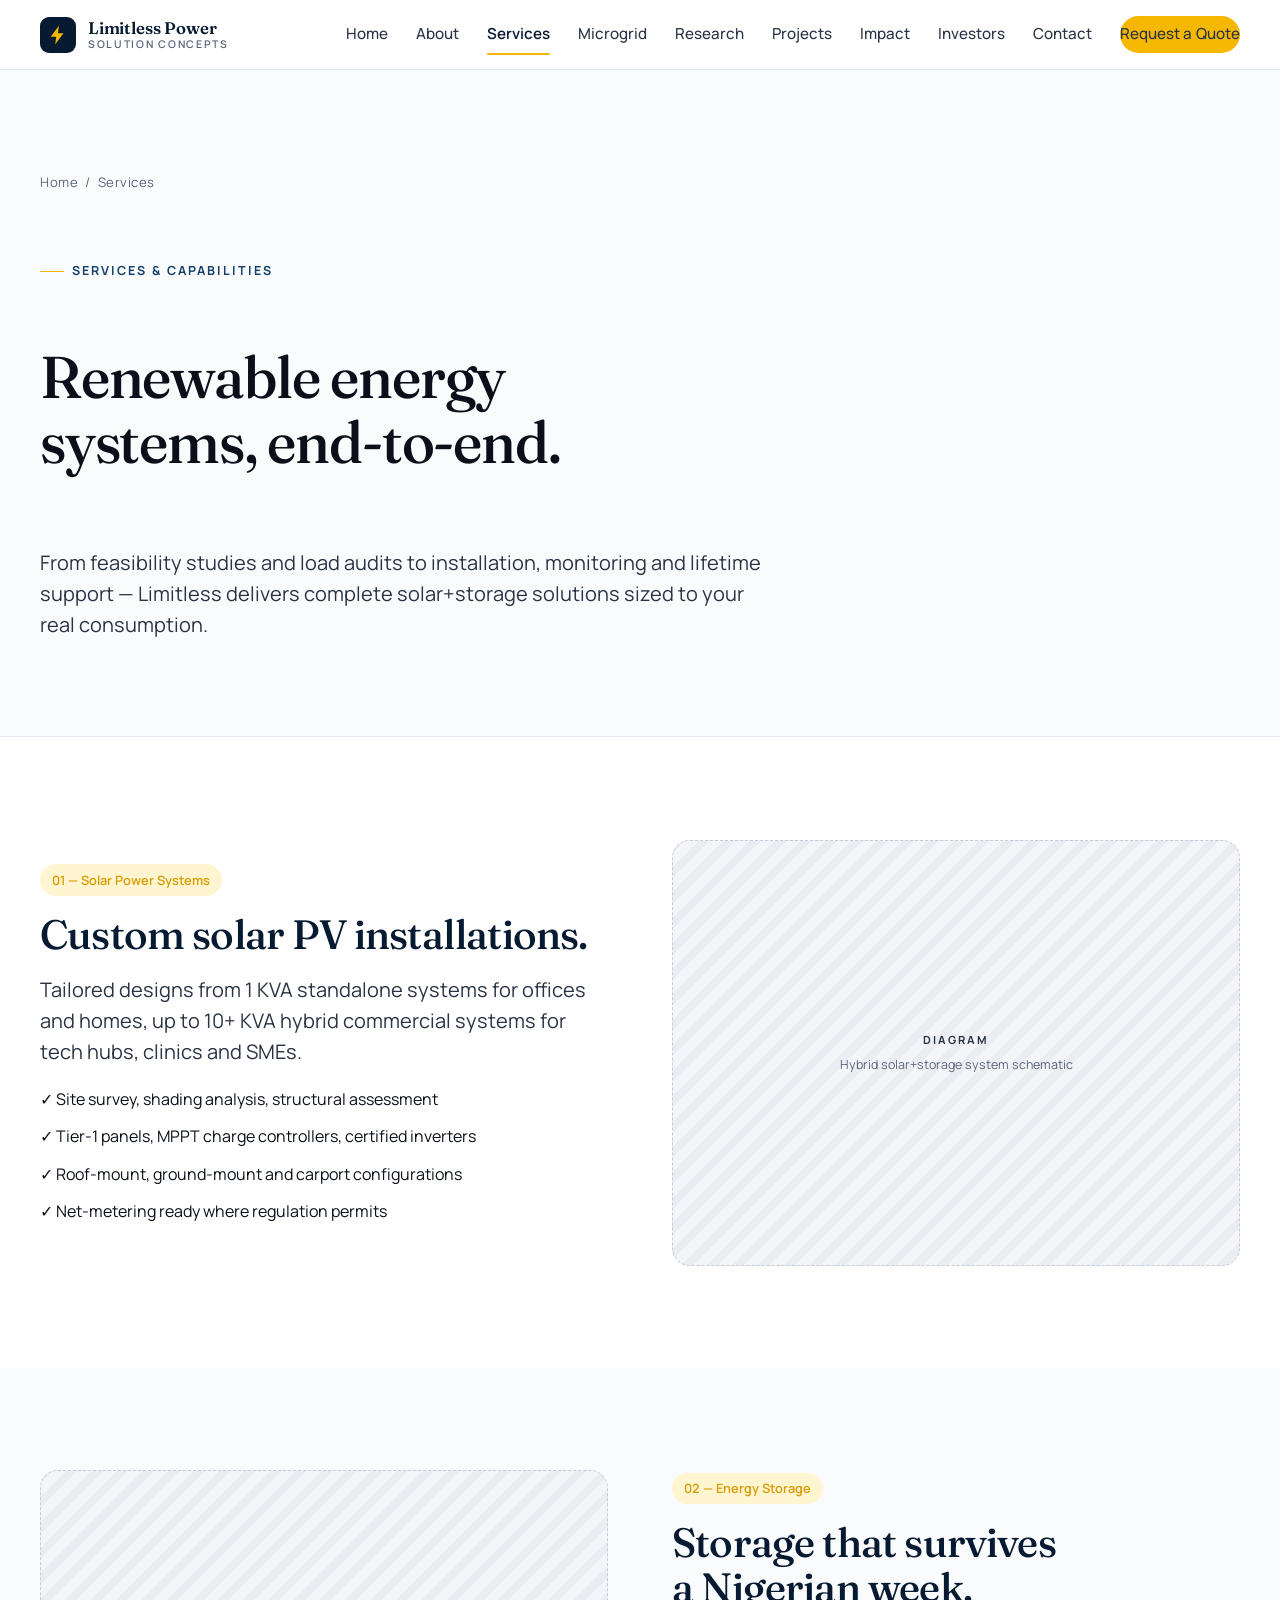
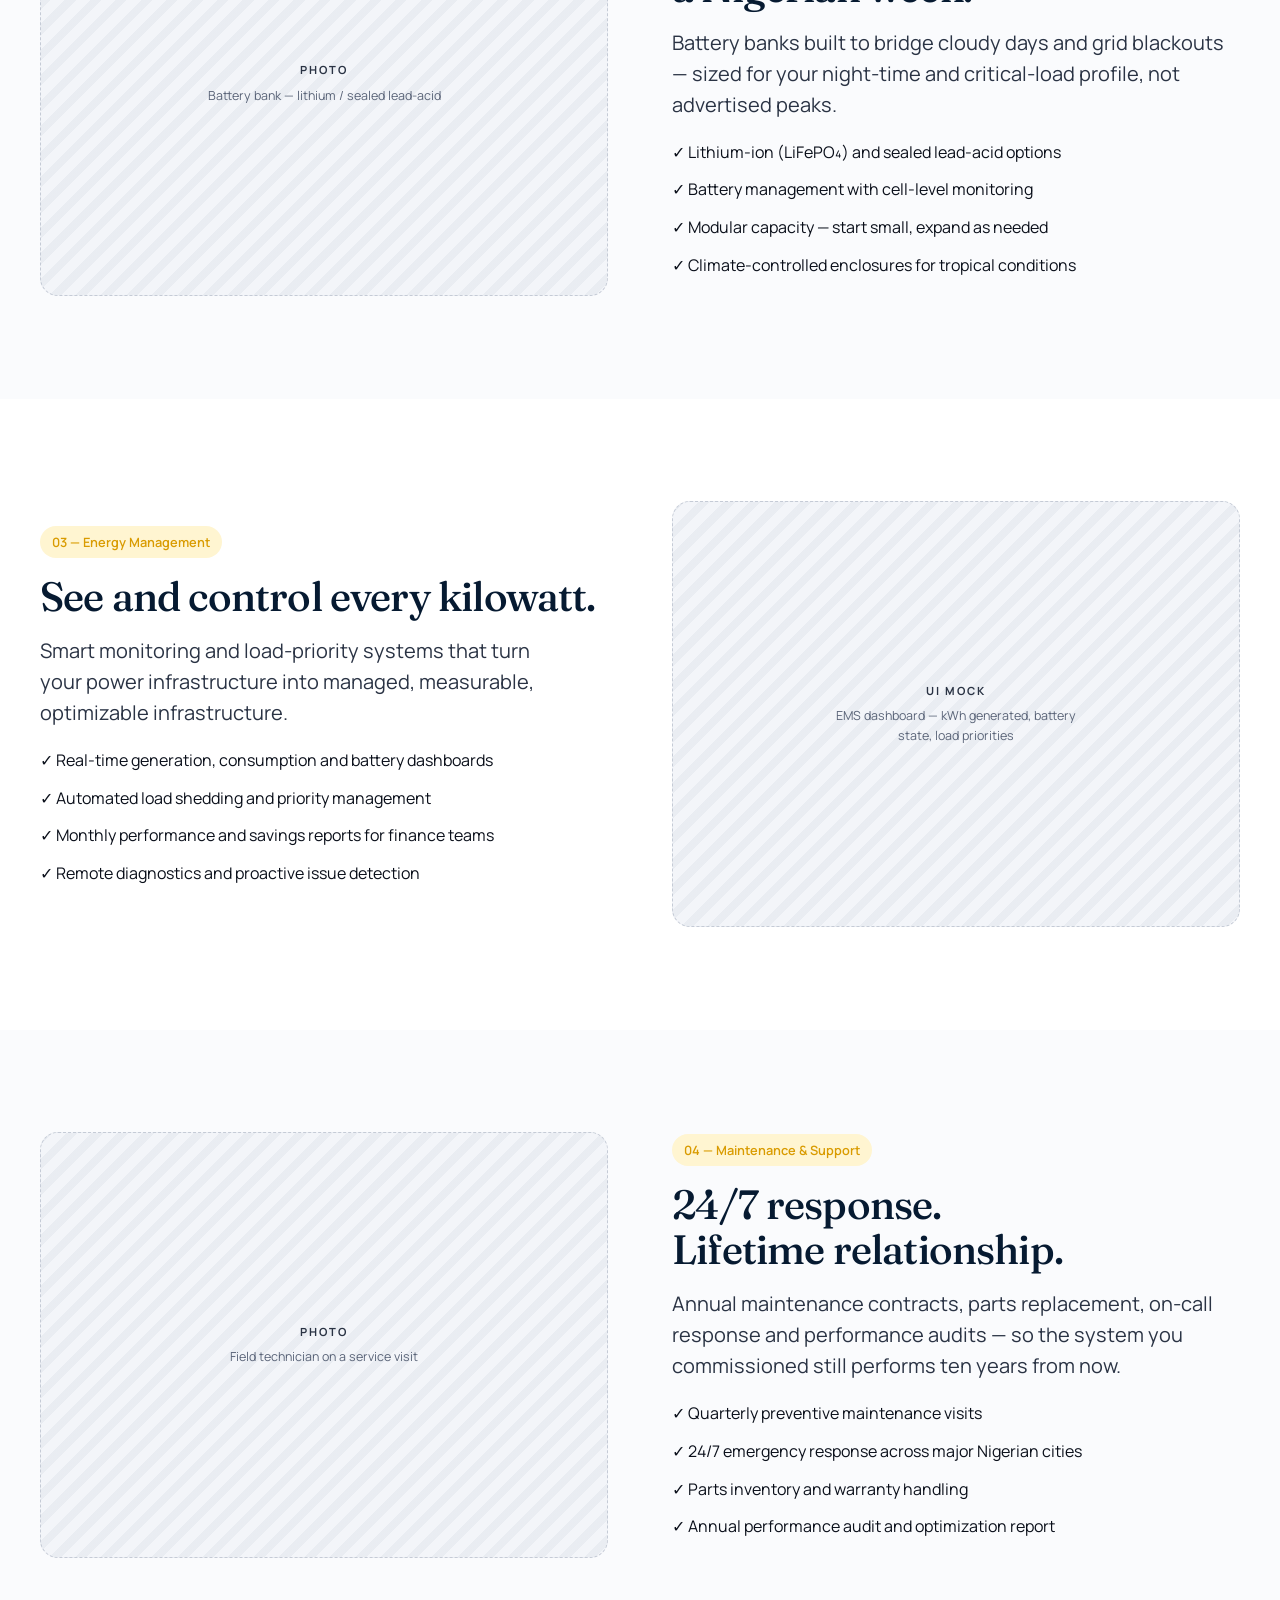
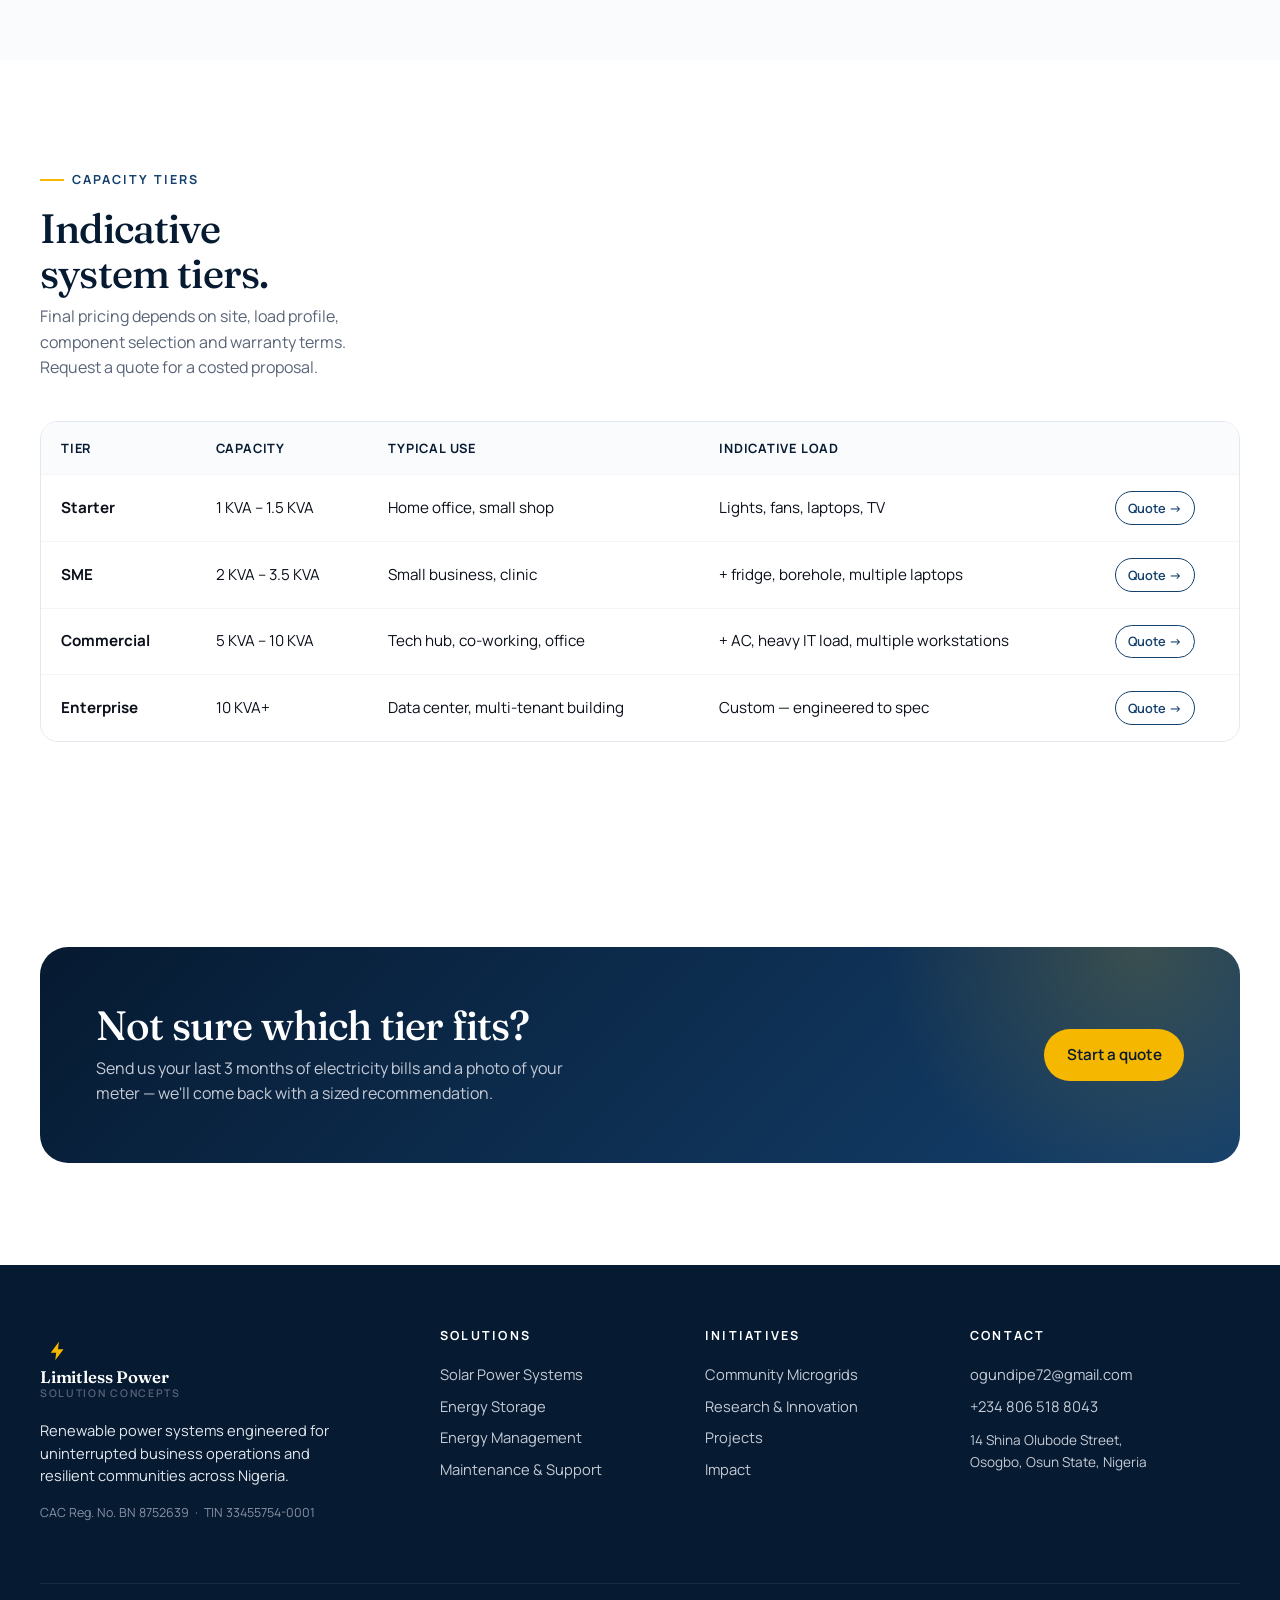
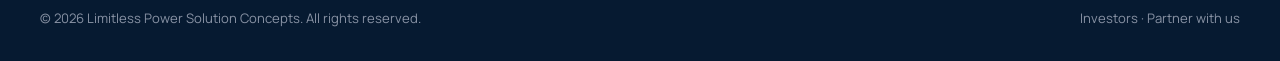
<file: services.html>
<!doctype html>
<html lang="en">
<head>
<meta charset="utf-8" />
<meta name="viewport" content="width=device-width, initial-scale=1" />
<title>Services — Limitless Power Solutions</title>
<meta name="description" content="Solar Power, Energy Storage, Energy Management Systems, and 24/7 Maintenance for Nigerian businesses." />
<link rel="preconnect" href="https://fonts.googleapis.com">
<link rel="preconnect" href="https://fonts.gstatic.com" crossorigin>
<link href="https://fonts.googleapis.com/css2?family=Fraunces:opsz,wght@9..144,400;9..144,500;9..144,600&family=Manrope:wght@400;500;600;700&display=swap" rel="stylesheet">
<link rel="stylesheet" href="assets/css/main.css" />
</head>
<body>
<div data-include="header"></div>

<section class="hero hero--page">
  <div class="container">
    <div class="hero__inner hero__inner--single">
      <div class="hero__breadcrumb"><a href="index.html">Home</a> &nbsp;/&nbsp; Services</div>
      <span class="eyebrow">Services & Capabilities</span>
      <h1>Renewable energy systems, end-to-end.</h1>
      <p class="lead" style="color: var(--ink-700);">From feasibility studies and load audits to installation, monitoring and lifetime support — Limitless delivers complete solar+storage solutions sized to your real consumption.</p>
    </div>
  </div>
</section>

<section class="section" id="solar">
  <div class="container">
    <div class="grid-2" style="align-items:center; gap:4rem;">
      <div>
        <span class="pill pill--gold">01 — Solar Power Systems</span>
        <h2 style="margin-top:1rem;">Custom solar PV installations.</h2>
        <p class="lead">Tailored designs from 1 KVA standalone systems for offices and homes, up to 10+ KVA hybrid commercial systems for tech hubs, clinics and SMEs.</p>
        <ul style="list-style:none; padding:0; display:grid; gap:0.75rem;">
          <li>✓ Site survey, shading analysis, structural assessment</li>
          <li>✓ Tier-1 panels, MPPT charge controllers, certified inverters</li>
          <li>✓ Roof-mount, ground-mount and carport configurations</li>
          <li>✓ Net-metering ready where regulation permits</li>
        </ul>
      </div>
      <div class="placeholder-img" style="aspect-ratio: 4/3;">
        <div><div class="placeholder-img__label">Diagram</div><div class="placeholder-img__hint">Hybrid solar+storage system schematic</div></div>
      </div>
    </div>
  </div>
</section>

<section class="section bg-ink" id="storage">
  <div class="container">
    <div class="grid-2" style="align-items:center; gap:4rem;">
      <div class="placeholder-img" style="aspect-ratio: 4/3;">
        <div><div class="placeholder-img__label">Photo</div><div class="placeholder-img__hint">Battery bank — lithium / sealed lead-acid</div></div>
      </div>
      <div>
        <span class="pill pill--gold">02 — Energy Storage</span>
        <h2 style="margin-top:1rem;">Storage that survives a Nigerian week.</h2>
        <p class="lead">Battery banks built to bridge cloudy days and grid blackouts — sized for your night-time and critical-load profile, not advertised peaks.</p>
        <ul style="list-style:none; padding:0; display:grid; gap:0.75rem;">
          <li>✓ Lithium-ion (LiFePO₄) and sealed lead-acid options</li>
          <li>✓ Battery management with cell-level monitoring</li>
          <li>✓ Modular capacity — start small, expand as needed</li>
          <li>✓ Climate-controlled enclosures for tropical conditions</li>
        </ul>
      </div>
    </div>
  </div>
</section>

<section class="section" id="ems">
  <div class="container">
    <div class="grid-2" style="align-items:center; gap:4rem;">
      <div>
        <span class="pill pill--gold">03 — Energy Management</span>
        <h2 style="margin-top:1rem;">See and control every kilowatt.</h2>
        <p class="lead">Smart monitoring and load-priority systems that turn your power infrastructure into managed, measurable, optimizable infrastructure.</p>
        <ul style="list-style:none; padding:0; display:grid; gap:0.75rem;">
          <li>✓ Real-time generation, consumption and battery dashboards</li>
          <li>✓ Automated load shedding and priority management</li>
          <li>✓ Monthly performance and savings reports for finance teams</li>
          <li>✓ Remote diagnostics and proactive issue detection</li>
        </ul>
      </div>
      <div class="placeholder-img" style="aspect-ratio: 4/3;">
        <div><div class="placeholder-img__label">UI Mock</div><div class="placeholder-img__hint">EMS dashboard — kWh generated, battery state, load priorities</div></div>
      </div>
    </div>
  </div>
</section>

<section class="section bg-ink" id="support">
  <div class="container">
    <div class="grid-2" style="align-items:center; gap:4rem;">
      <div class="placeholder-img" style="aspect-ratio: 4/3;">
        <div><div class="placeholder-img__label">Photo</div><div class="placeholder-img__hint">Field technician on a service visit</div></div>
      </div>
      <div>
        <span class="pill pill--gold">04 — Maintenance & Support</span>
        <h2 style="margin-top:1rem;">24/7 response. Lifetime relationship.</h2>
        <p class="lead">Annual maintenance contracts, parts replacement, on-call response and performance audits — so the system you commissioned still performs ten years from now.</p>
        <ul style="list-style:none; padding:0; display:grid; gap:0.75rem;">
          <li>✓ Quarterly preventive maintenance visits</li>
          <li>✓ 24/7 emergency response across major Nigerian cities</li>
          <li>✓ Parts inventory and warranty handling</li>
          <li>✓ Annual performance audit and optimization report</li>
        </ul>
      </div>
    </div>
  </div>
</section>

<section class="section">
  <div class="container">
    <div class="section-header">
      <div class="section-header__title">
        <span class="eyebrow">Capacity tiers</span>
        <h2>Indicative system tiers.</h2>
        <p>Final pricing depends on site, load profile, component selection and warranty terms. Request a quote for a costed proposal.</p>
      </div>
    </div>
    <div class="table-wrap">
      <table class="data">
        <thead>
          <tr><th>Tier</th><th>Capacity</th><th>Typical use</th><th>Indicative load</th><th></th></tr>
        </thead>
        <tbody>
          <tr><td><strong>Starter</strong></td><td>1 KVA – 1.5 KVA</td><td>Home office, small shop</td><td>Lights, fans, laptops, TV</td><td><a href="contact.html#quote" class="pill pill--ghost" style="color: var(--navy-700);">Quote →</a></td></tr>
          <tr><td><strong>SME</strong></td><td>2 KVA – 3.5 KVA</td><td>Small business, clinic</td><td>+ fridge, borehole, multiple laptops</td><td><a href="contact.html#quote" class="pill pill--ghost" style="color: var(--navy-700);">Quote →</a></td></tr>
          <tr><td><strong>Commercial</strong></td><td>5 KVA – 10 KVA</td><td>Tech hub, co-working, office</td><td>+ AC, heavy IT load, multiple workstations</td><td><a href="contact.html#quote" class="pill pill--ghost" style="color: var(--navy-700);">Quote →</a></td></tr>
          <tr><td><strong>Enterprise</strong></td><td>10 KVA+</td><td>Data center, multi-tenant building</td><td>Custom — engineered to spec</td><td><a href="contact.html#quote" class="pill pill--ghost" style="color: var(--navy-700);">Quote →</a></td></tr>
        </tbody>
      </table>
    </div>
  </div>
</section>

<section class="section">
  <div class="container">
    <div class="cta-strip">
      <div>
        <h2>Not sure which tier fits?</h2>
        <p>Send us your last 3 months of electricity bills and a photo of your meter — we'll come back with a sized recommendation.</p>
      </div>
      <div class="cta-strip__actions">
        <a href="contact.html#quote" class="btn btn--gold">Start a quote</a>
      </div>
    </div>
  </div>
</section>

<div data-include="footer"></div>
<script src="assets/js/site.js"></script>
</body>
</html>
</file>
<file: assets/css/main.css>
/* =============================================================
   LIMITLESS POWER SOLUTIONS — Design System
   Corporate clean: deep navy + sun-gold + neutral
   ============================================================= */

:root {
  /* Brand */
  --navy-900: #061a31;
  --navy-800: #0b2b4e;
  --navy-700: #14406d;
  --navy-600: #1f5494;
  --navy-100: #e6edf6;

  --gold-600: #d99b00;
  --gold-500: #f5b700;
  --gold-300: #ffd95c;
  --gold-100: #fff5d1;

  --ink-900: #0a0f1a;
  --ink-700: #2a3344;
  --ink-500: #5a6478;
  --ink-400: #8892a4;
  --ink-300: #c5cbd6;
  --ink-200: #e3e7ee;
  --ink-100: #f3f5f9;
  --ink-50:  #fafbfd;
  --white:   #ffffff;

  --green-600: #1f8a52;
  --green-100: #e3f4ea;

  /* Type */
  --font-sans: "Manrope", "Inter", -apple-system, BlinkMacSystemFont, "Segoe UI", Roboto, sans-serif;
  --font-display: "Fraunces", Georgia, serif;

  /* Scale */
  --radius-sm: 6px;
  --radius: 10px;
  --radius-lg: 18px;
  --radius-xl: 28px;

  --shadow-sm: 0 1px 2px rgba(6, 26, 49, 0.06), 0 1px 1px rgba(6, 26, 49, 0.04);
  --shadow: 0 4px 14px rgba(6, 26, 49, 0.08), 0 2px 4px rgba(6, 26, 49, 0.04);
  --shadow-lg: 0 24px 60px rgba(6, 26, 49, 0.14), 0 8px 18px rgba(6, 26, 49, 0.06);

  --container: 1200px;
  --container-narrow: 880px;
}

/* Reset */
*, *::before, *::after { box-sizing: border-box; }
html, body { margin: 0; padding: 0; }
html { scroll-behavior: smooth; -webkit-text-size-adjust: 100%; }
body {
  font-family: var(--font-sans);
  color: var(--ink-900);
  background: var(--white);
  line-height: 1.6;
  -webkit-font-smoothing: antialiased;
  -moz-osx-font-smoothing: grayscale;
  font-feature-settings: "ss01", "cv11";
}
img, svg { max-width: 100%; display: block; }
a { color: var(--navy-700); text-decoration: none; }
a:hover { color: var(--navy-800); }
button { font: inherit; cursor: pointer; border: 0; background: none; }

/* Typography */
h1, h2, h3, h4 {
  font-family: var(--font-display);
  font-weight: 500;
  letter-spacing: -0.02em;
  color: var(--navy-900);
  line-height: 1.1;
  margin: 0 0 0.4em;
  text-wrap: balance;
}
h1 { font-size: clamp(2.4rem, 4.6vw, 4rem); }
h2 { font-size: clamp(1.8rem, 3.2vw, 2.6rem); }
h3 { font-size: clamp(1.25rem, 1.8vw, 1.5rem); font-family: var(--font-sans); font-weight: 700; letter-spacing: -0.01em; }
h4 { font-family: var(--font-sans); font-weight: 700; font-size: 1rem; letter-spacing: -0.005em; }
p  { margin: 0 0 1em; text-wrap: pretty; }
.lead { font-size: 1.25rem; color: var(--ink-700); line-height: 1.55; max-width: 64ch; }

/* Utilities */
.container { width: min(100% - 2.5rem, var(--container)); margin-inline: auto; }
.narrow    { width: min(100% - 2.5rem, var(--container-narrow)); margin-inline: auto; }
.section   { padding: clamp(4rem, 8vw, 7rem) 0; }
.section--tight { padding: clamp(2.5rem, 5vw, 4rem) 0; }
.bg-ink    { background: var(--ink-50); }
.bg-navy   { background: var(--navy-900); color: var(--ink-200); }
.bg-navy h1, .bg-navy h2, .bg-navy h3, .bg-navy h4 { color: var(--white); }
.bg-navy a { color: var(--gold-300); }

.eyebrow {
  display: inline-flex;
  align-items: center;
  gap: 0.5rem;
  font-size: 0.78rem;
  letter-spacing: 0.16em;
  text-transform: uppercase;
  font-weight: 700;
  color: var(--navy-700);
  margin-bottom: 1rem;
}
.eyebrow::before {
  content: "";
  width: 24px;
  height: 1.5px;
  background: var(--gold-500);
  display: inline-block;
}
.bg-navy .eyebrow { color: var(--gold-300); }

.muted { color: var(--ink-500); }
.flex  { display: flex; }
.grid  { display: grid; gap: 1.5rem; }

/* Buttons */
.btn {
  display: inline-flex;
  align-items: center;
  gap: 0.55rem;
  padding: 0.85rem 1.4rem;
  border-radius: 999px;
  font-weight: 600;
  font-size: 0.95rem;
  letter-spacing: 0.005em;
  transition: transform .15s ease, box-shadow .15s ease, background .2s ease, color .2s ease;
  white-space: nowrap;
}
.btn--primary { background: var(--navy-800); color: var(--white); box-shadow: var(--shadow-sm); }
.btn--primary:hover { background: var(--navy-700); color: var(--white); transform: translateY(-1px); box-shadow: var(--shadow); }
.btn--gold { background: var(--gold-500); color: var(--navy-900); }
.btn--gold:hover { background: var(--gold-600); color: var(--navy-900); }
.btn--ghost { background: transparent; color: var(--navy-800); border: 1.5px solid var(--ink-200); }
.btn--ghost:hover { border-color: var(--navy-700); color: var(--navy-800); }
.bg-navy .btn--ghost { color: var(--white); border-color: rgba(255,255,255,0.25); }
.bg-navy .btn--ghost:hover { border-color: var(--gold-300); color: var(--gold-300); }

/* Site header */
.site-header {
  position: sticky;
  top: 0;
  z-index: 50;
  background: rgba(255, 255, 255, 0.92);
  backdrop-filter: saturate(140%) blur(10px);
  -webkit-backdrop-filter: saturate(140%) blur(10px);
  border-bottom: 1px solid var(--ink-200);
}
.site-header__inner {
  display: flex;
  align-items: center;
  justify-content: space-between;
  padding: 1rem 0;
  gap: 2rem;
}
.brand {
  display: flex;
  align-items: center;
  gap: 0.75rem;
  font-family: var(--font-display);
  font-weight: 600;
  font-size: 1.05rem;
  color: var(--navy-900);
  letter-spacing: -0.01em;
  line-height: 1;
}
.brand__mark {
  width: 36px;
  height: 36px;
  display: grid;
  place-items: center;
  background: var(--navy-900);
  border-radius: 9px;
  color: var(--gold-500);
  position: relative;
  flex-shrink: 0;
}
.brand__mark svg { width: 22px; height: 22px; }
.brand__name { display: flex; flex-direction: column; gap: 2px; }
.brand__name small { font-family: var(--font-sans); font-size: 0.66rem; letter-spacing: 0.16em; text-transform: uppercase; color: var(--ink-500); font-weight: 600; }

.site-nav {
  display: flex;
  align-items: center;
  gap: 1.75rem;
}
.site-nav a {
  color: var(--ink-700);
  font-weight: 500;
  font-size: 0.95rem;
  position: relative;
  padding: 0.4rem 0;
}
.site-nav a:hover { color: var(--navy-800); }
.site-nav a.active { color: var(--navy-900); font-weight: 600; }
.site-nav a.active::after {
  content: "";
  position: absolute;
  left: 0; right: 0; bottom: -2px;
  height: 2px;
  background: var(--gold-500);
  border-radius: 2px;
}
.nav-toggle { display: none; padding: 0.5rem; color: var(--navy-900); }
.nav-toggle svg { width: 26px; height: 26px; }

@media (max-width: 920px) {
  .site-nav {
    position: absolute;
    top: 100%;
    right: 0; left: 0;
    background: var(--white);
    flex-direction: column;
    align-items: flex-start;
    padding: 1rem 1.25rem 1.5rem;
    gap: 0.25rem;
    border-bottom: 1px solid var(--ink-200);
    transform: translateY(-110%);
    transition: transform .25s ease;
    box-shadow: var(--shadow);
  }
  .site-nav.open { transform: translateY(0); }
  .site-nav a { padding: 0.75rem 0; width: 100%; border-bottom: 1px solid var(--ink-100); }
  .site-nav .btn { margin-top: 0.5rem; }
  .nav-toggle { display: block; }
}

/* Footer */
.site-footer {
  background: var(--navy-900);
  color: var(--ink-300);
  padding: 4rem 0 2rem;
  font-size: 0.92rem;
}
.site-footer h4 { color: var(--white); font-size: 0.78rem; letter-spacing: 0.18em; text-transform: uppercase; margin-bottom: 1rem; }
.site-footer a { color: var(--ink-300); display: block; padding: 0.25rem 0; }
.site-footer a:hover { color: var(--gold-300); }
.footer-grid {
  display: grid;
  grid-template-columns: 1.6fr 1fr 1fr 1.2fr;
  gap: 2.5rem;
  margin-bottom: 3rem;
}
.footer-brand { color: var(--ink-200); max-width: 36ch; line-height: 1.55; }
.footer-brand .brand { color: var(--white); margin-bottom: 1rem; }
.footer-brand .brand { color: var(--white); }
.footer-bottom {
  display: flex;
  justify-content: space-between;
  align-items: center;
  flex-wrap: wrap;
  gap: 1rem;
  padding-top: 1.5rem;
  border-top: 1px solid rgba(255,255,255,0.08);
  font-size: 0.82rem;
  color: var(--ink-400);
}
.footer-bottom a { display: inline; padding: 0; color: var(--ink-400); }
.footer-bottom a:hover { color: var(--gold-300); }
@media (max-width: 820px) {
  .footer-grid { grid-template-columns: 1fr 1fr; }
}

/* Hero variants */
.hero {
  padding: clamp(4rem, 8vw, 7rem) 0 clamp(3rem, 6vw, 5rem);
  position: relative;
  overflow: hidden;
}
.hero--home {
  background: var(--navy-900);
  color: var(--ink-200);
}
.hero--home::before {
  content: "";
  position: absolute;
  inset: 0;
  background:
    radial-gradient(900px 500px at 85% 10%, rgba(245, 183, 0, 0.18), transparent 60%),
    radial-gradient(700px 400px at 10% 90%, rgba(31, 84, 148, 0.45), transparent 65%);
  pointer-events: none;
}
.hero--home > * { position: relative; }
.hero--page {
  background: var(--ink-50);
  border-bottom: 1px solid var(--ink-200);
}
.hero__inner {
  display: grid;
  grid-template-columns: 1.15fr 1fr;
  gap: 3rem;
  align-items: center;
}
.hero__inner--single { grid-template-columns: 1fr; max-width: 56rem; }
.hero h1 { color: inherit; }
.bg-navy.hero h1, .hero--home h1 { color: var(--white); }
.hero__lead { font-size: clamp(1.05rem, 1.3vw, 1.2rem); color: var(--ink-300); margin: 1.25rem 0 2rem; max-width: 52ch; }
.hero--page .hero__lead { color: var(--ink-700); }
.hero__cta { display: flex; flex-wrap: wrap; gap: 0.75rem; }
.hero__breadcrumb {
  font-size: 0.82rem;
  color: var(--ink-500);
  letter-spacing: 0.04em;
  margin-bottom: 1.25rem;
}
.hero__breadcrumb a { color: var(--ink-500); }
.hero__breadcrumb a:hover { color: var(--navy-700); }

@media (max-width: 860px) {
  .hero__inner { grid-template-columns: 1fr; }
}

/* Cards */
.card {
  background: var(--white);
  border: 1px solid var(--ink-200);
  border-radius: var(--radius-lg);
  padding: 1.75rem;
  transition: transform .18s ease, box-shadow .18s ease, border-color .18s ease;
}
.card:hover { transform: translateY(-3px); box-shadow: var(--shadow); border-color: var(--ink-300); }
.card__icon {
  width: 48px;
  height: 48px;
  border-radius: 12px;
  background: var(--navy-100);
  color: var(--navy-800);
  display: grid;
  place-items: center;
  margin-bottom: 1.25rem;
}
.card__icon svg { width: 24px; height: 24px; }
.card h3 { margin-bottom: 0.5rem; color: var(--navy-900); }
.card p  { margin-bottom: 0; color: var(--ink-700); font-size: 0.95rem; }
.card--gold .card__icon { background: var(--gold-100); color: var(--gold-600); }
.card--dark { background: var(--navy-800); border-color: rgba(255,255,255,0.08); color: var(--ink-200); }
.card--dark h3 { color: var(--white); }
.card--dark p { color: var(--ink-300); }
.card--dark .card__icon { background: rgba(245, 183, 0, 0.15); color: var(--gold-300); }

/* Grid layouts */
.grid-3 { display: grid; gap: 1.25rem; grid-template-columns: repeat(3, 1fr); }
.grid-4 { display: grid; gap: 1.25rem; grid-template-columns: repeat(4, 1fr); }
.grid-2 { display: grid; gap: 1.5rem; grid-template-columns: repeat(2, 1fr); }
@media (max-width: 900px) { .grid-3, .grid-4 { grid-template-columns: repeat(2, 1fr); } }
@media (max-width: 600px) { .grid-3, .grid-4, .grid-2 { grid-template-columns: 1fr; } }

/* Section header */
.section-header {
  display: flex;
  align-items: end;
  justify-content: space-between;
  gap: 2rem;
  margin-bottom: 2.5rem;
}
.section-header__title { max-width: 36ch; }
.section-header__title h2 { margin-bottom: 0.5rem; }
.section-header__title p { color: var(--ink-500); margin: 0; max-width: 52ch; }
@media (max-width: 700px) {
  .section-header { flex-direction: column; align-items: flex-start; }
}

/* Stats */
.stats {
  display: grid;
  grid-template-columns: repeat(4, 1fr);
  gap: 1.5rem;
  padding: 2rem;
  background: var(--white);
  border-radius: var(--radius-lg);
  border: 1px solid var(--ink-200);
}
.stat__num {
  font-family: var(--font-display);
  font-size: clamp(2rem, 3vw, 2.6rem);
  color: var(--navy-900);
  letter-spacing: -0.03em;
  line-height: 1;
  display: flex;
  align-items: baseline;
  gap: 0.15em;
}
.stat__num span { font-size: 0.5em; color: var(--gold-600); }
.stat__label { font-size: 0.85rem; color: var(--ink-500); margin-top: 0.5rem; line-height: 1.4; }
.bg-navy .stat__num { color: var(--white); }
.bg-navy .stat__num span { color: var(--gold-300); }
.bg-navy .stat__label { color: var(--ink-300); }
@media (max-width: 720px) { .stats { grid-template-columns: repeat(2, 1fr); } }

/* CTA strip */
.cta-strip {
  background: linear-gradient(135deg, var(--navy-900), var(--navy-700));
  color: var(--white);
  border-radius: var(--radius-xl);
  padding: clamp(2rem, 5vw, 3.5rem);
  display: grid;
  grid-template-columns: 1.4fr auto;
  gap: 2rem;
  align-items: center;
  position: relative;
  overflow: hidden;
}
.cta-strip::before {
  content: "";
  position: absolute;
  width: 600px; height: 600px;
  border-radius: 50%;
  background: radial-gradient(circle, rgba(245,183,0,0.18), transparent 60%);
  right: -200px; top: -300px;
}
.cta-strip > * { position: relative; }
.cta-strip h2 { color: var(--white); margin-bottom: 0.5rem; }
.cta-strip p  { color: var(--ink-300); margin: 0; max-width: 50ch; }
.cta-strip__actions { display: flex; flex-direction: column; gap: 0.75rem; }
@media (max-width: 760px) {
  .cta-strip { grid-template-columns: 1fr; }
  .cta-strip__actions { flex-direction: row; flex-wrap: wrap; }
}

/* Tables */
.table-wrap { overflow-x: auto; border-radius: var(--radius-lg); border: 1px solid var(--ink-200); }
table.data {
  width: 100%;
  border-collapse: collapse;
  font-size: 0.95rem;
  background: var(--white);
}
table.data th, table.data td {
  text-align: left;
  padding: 1rem 1.25rem;
  border-bottom: 1px solid var(--ink-100);
}
table.data thead th { background: var(--ink-50); color: var(--navy-900); font-weight: 700; font-size: 0.8rem; letter-spacing: 0.06em; text-transform: uppercase; }
table.data tr:last-child td { border-bottom: 0; }

/* Pill / Badge */
.pill {
  display: inline-flex;
  align-items: center;
  gap: 0.4rem;
  padding: 0.35rem 0.75rem;
  border-radius: 999px;
  background: var(--navy-100);
  color: var(--navy-800);
  font-size: 0.8rem;
  font-weight: 600;
}
.pill--gold { background: var(--gold-100); color: var(--gold-600); }
.pill--green { background: var(--green-100); color: var(--green-600); }
.pill--ghost { background: transparent; border: 1px solid currentColor; }

/* Image placeholder */
.placeholder-img {
  background:
    repeating-linear-gradient(135deg, rgba(11,43,78,0.04) 0 8px, transparent 8px 18px),
    var(--ink-100);
  border: 1px dashed var(--ink-300);
  border-radius: var(--radius-lg);
  display: grid;
  place-items: center;
  color: var(--ink-500);
  font-size: 0.85rem;
  text-align: center;
  padding: 2rem;
  aspect-ratio: 4 / 3;
}
.placeholder-img__label {
  font-weight: 700;
  font-size: 0.7rem;
  letter-spacing: 0.18em;
  text-transform: uppercase;
  color: var(--ink-700);
  margin-bottom: 0.4rem;
}
.placeholder-img__hint { font-size: 0.78rem; color: var(--ink-500); max-width: 32ch; }

/* Form */
.field { display: flex; flex-direction: column; gap: 0.4rem; margin-bottom: 1.25rem; }
.field label { font-weight: 600; font-size: 0.88rem; color: var(--navy-900); }
.field input, .field textarea, .field select {
  font: inherit;
  padding: 0.85rem 1rem;
  border-radius: var(--radius);
  border: 1px solid var(--ink-300);
  background: var(--white);
  color: var(--ink-900);
  transition: border-color .15s ease, box-shadow .15s ease;
}
.field input:focus, .field textarea:focus, .field select:focus {
  outline: 0;
  border-color: var(--navy-700);
  box-shadow: 0 0 0 3px rgba(31, 84, 148, 0.15);
}
.field textarea { min-height: 130px; resize: vertical; }
.field--row { display: grid; grid-template-columns: 1fr 1fr; gap: 1rem; }
@media (max-width: 600px) { .field--row { grid-template-columns: 1fr; } }

/* Process / steps */
.steps { counter-reset: step; display: grid; gap: 1.25rem; }
.step {
  display: grid;
  grid-template-columns: 56px 1fr;
  gap: 1.25rem;
  padding: 1.5rem;
  background: var(--white);
  border-radius: var(--radius-lg);
  border: 1px solid var(--ink-200);
}
.step__num {
  width: 48px; height: 48px;
  background: var(--navy-900);
  color: var(--gold-300);
  border-radius: 50%;
  display: grid;
  place-items: center;
  font-family: var(--font-display);
  font-size: 1.4rem;
  font-weight: 600;
}
.step h4 { margin-bottom: 0.4rem; }
.step p  { margin: 0; color: var(--ink-700); font-size: 0.95rem; }

/* Logo strip / partners */
.logo-strip {
  display: flex;
  flex-wrap: wrap;
  align-items: center;
  justify-content: center;
  gap: 2.5rem;
  opacity: 0.85;
}
.logo-strip > div {
  font-family: var(--font-display);
  font-size: 1.15rem;
  color: var(--ink-500);
  font-weight: 500;
  letter-spacing: -0.01em;
}

/* Anchor scroll offset */
:target { scroll-margin-top: 90px; }

/* Print */
@media print {
  .site-header, .site-footer, .cta-strip { display: none; }
  body { color: black; }
}
</file>
